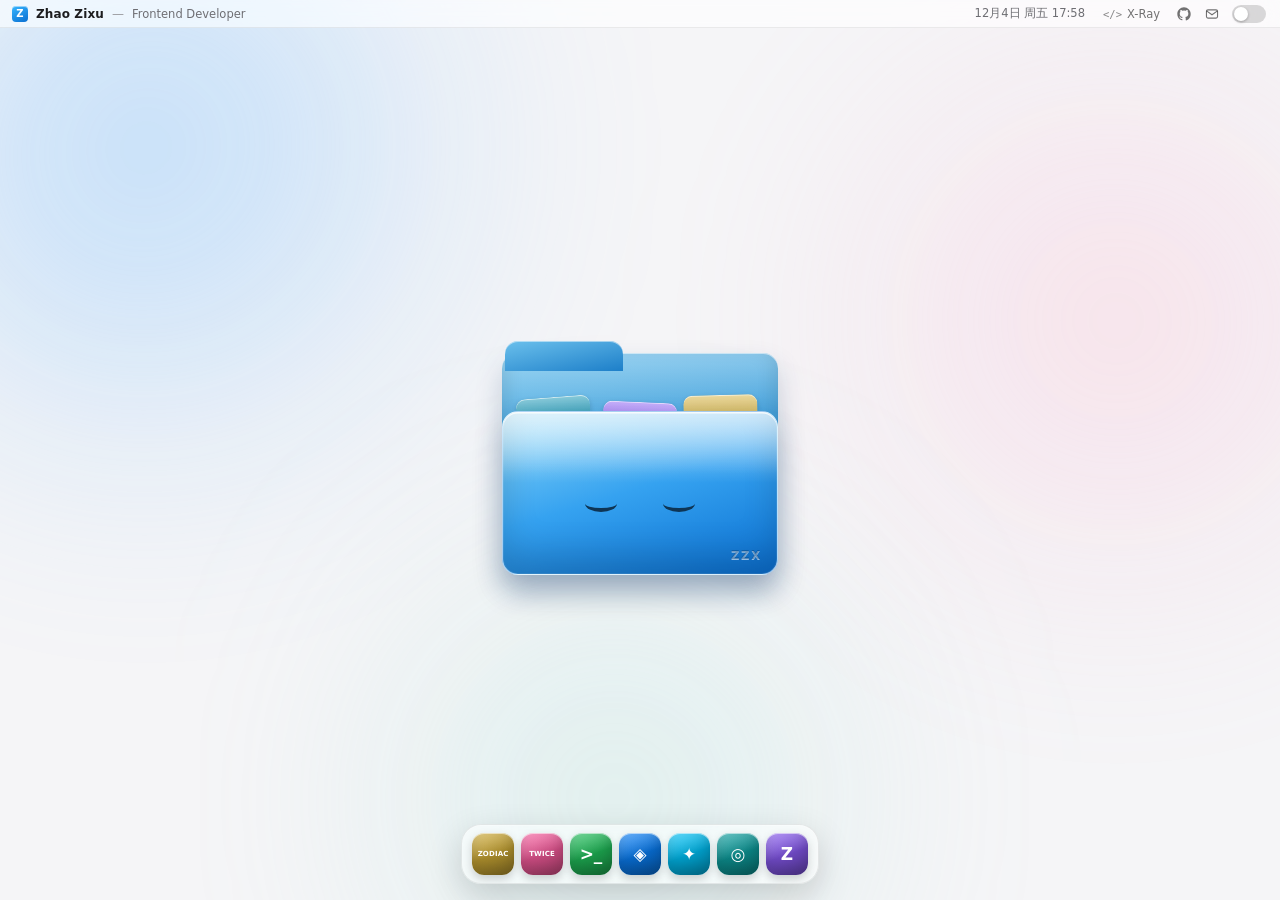
<file: index.html>
<!doctype html>
<html lang="zh-CN" data-theme="light">
  <head>
    <meta charset="UTF-8" />
    <link rel="icon" type="image/svg+xml" href="./favicon.svg" />
    <meta name="viewport" content="width=device-width, initial-scale=1.0" />
    <title>Zhao Zixu — Frontend Portfolio</title>
    <meta name="description" content="赵紫旭 — 前端开发工程师作品集。macOS 桌面美学 + 拟人化微交互：唤醒 ZZX 文件夹，拆开作品盲盒。" />
    <meta name="theme-color" content="#F5F5F7" />
    <link rel="stylesheet" href="./desktop.css" />
    <link rel="stylesheet" href="./apps.css" />
  </head>
  <body>
    <!-- 流体微光背景 -->
    <div class="orbs" aria-hidden="true">
      <span class="orb orb-1"></span>
      <span class="orb orb-2"></span>
      <span class="orb orb-3"></span>
    </div>

    <!-- X-Ray 透视层：激光向量 / 弧度 / 聚光灯束 -->
    <canvas class="xray-canvas" id="xrayCanvas" aria-hidden="true"></canvas>

    <!-- 顶部状态栏 -->
    <header class="menubar">
      <div class="mb-left">
        <span class="logo-mark" aria-hidden="true">Z</span>
        <span class="mb-name">Zhao Zixu</span>
        <span class="mb-sep">—</span>
        <span class="mb-role">Frontend Developer</span>
      </div>
      <div class="mb-right">
        <span class="mb-clock" id="clock">--月--日 周- --:--</span>
        <button class="mb-btn" id="xrayBtn" type="button" aria-pressed="false"
                title="X-Ray 开发者透视（⌘/Ctrl + X）">
          <span class="mb-btn-code">&lt;/&gt;</span><span class="mb-btn-label">X-Ray</span>
        </button>
        <a class="mb-icon" href="https://github.com/qiliubawu" target="_blank" rel="noopener" aria-label="GitHub">
          <svg viewBox="0 0 24 24" width="14" height="14" fill="currentColor" aria-hidden="true"><path d="M12 .5C5.73.5.5 5.73.5 12a11.5 11.5 0 0 0 7.86 10.92c.58.1.79-.25.79-.55v-1.94c-3.2.7-3.88-1.54-3.88-1.54-.53-1.34-1.29-1.7-1.29-1.7-1.05-.72.08-.7.08-.7 1.16.08 1.77 1.19 1.77 1.19 1.03 1.77 2.71 1.26 3.37.96.1-.75.4-1.26.73-1.55-2.55-.29-5.24-1.28-5.24-5.69 0-1.26.45-2.29 1.19-3.1-.12-.29-.52-1.46.11-3.05 0 0 .97-.31 3.18 1.18a11 11 0 0 1 5.8 0c2.2-1.49 3.17-1.18 3.17-1.18.63 1.59.23 2.76.12 3.05.74.81 1.18 1.84 1.18 3.1 0 4.42-2.69 5.39-5.26 5.68.41.36.78 1.07.78 2.16v3.2c0 .31.21.67.8.55A11.5 11.5 0 0 0 23.5 12C23.5 5.73 18.27.5 12 .5Z"/></svg>
        </a>
        <a class="mb-icon" href="mailto:qiliubawu@outlook.com" aria-label="邮箱">
          <svg viewBox="0 0 24 24" width="14" height="14" fill="none" stroke="currentColor" stroke-width="1.9" aria-hidden="true"><rect x="2.5" y="5" width="19" height="14" rx="2.6"/><path d="m3.2 7 8.8 6.2L20.8 7" stroke-linecap="round"/></svg>
        </a>
        <button class="theme-sw" id="themeSw" type="button" aria-label="切换深浅色模式" title="切换深浅色模式">
          <span class="sw-track" aria-hidden="true"><span class="sw-knob"></span></span>
        </button>
      </div>
    </header>

    <!-- 桌面舞台 -->
    <main class="stage">
      <div class="scene" id="scene" data-state="sleeping">

        <!-- 琴弦连线层：文件夹中心 → 每个项目文件 -->
        <svg class="tether-svg" id="tetherSvg" aria-hidden="true"></svg>

        <!-- 散开的项目文件（JS 注入） -->
        <div class="files" id="files"></div>

        <!-- 三层夹心 ZZX 文件夹 -->
        <div class="zzx-folder" id="folder" role="button" tabindex="0"
             aria-label="ZZX 作品文件夹，按下以唤醒并展开全部作品">
          <div class="folder-body">
            <!-- 第一层：底板 -->
            <div class="folder-back"></div>

            <!-- 第二层：内衬文件（夹在背板与前盖之间） -->
            <div class="folder-inner-sheets" aria-hidden="true">
              <span class="inner-sheet" style="--c:#0891b2"></span>
              <span class="inner-sheet" style="--c:#8b5cf6"></span>
              <span class="inner-sheet" style="--c:#D4AF37"></span>
            </div>

            <!-- 第三层：3D 翻转前盖 -->
            <div class="folder-front">
              <span class="cover-sheen" aria-hidden="true"></span>

              <div class="face" id="face" data-expression="calm" aria-hidden="true">
                <span class="eye" data-side="l">
                  <span class="arc"></span>
                  <span class="ball"><i class="pupil"></i></span>
                  <b class="sym sym-dizzy">@</b>
                  <b class="sym sym-pain">&gt;</b>
                </span>
                <span class="eye" data-side="r">
                  <span class="arc"></span>
                  <span class="ball"><i class="pupil"></i></span>
                  <b class="sym sym-dizzy">@</b>
                  <b class="sym sym-pain">&lt;</b>
                </span>
              </div>

              <div class="badge" aria-hidden="true">ZZX</div>
            </div>

            <!-- Zzz 气泡置于前盖之外，避免被裁切 -->
            <div class="zzz" aria-hidden="true"><i>Z</i><i>z</i><i>z</i></div>
          </div>
        </div>
      </div>
    </main>

    <!-- Dock -->
    <nav class="dock" id="dock" aria-label="应用 Dock"></nav>

    <!-- FPS / 遥测 HUD -->
    <aside class="hud" id="hud" hidden aria-label="开发者遥测">
      <div class="hud-head"><span class="hud-dot"></span><span>PERF</span><span class="hud-fps" id="hudFps">--</span></div>
      <canvas id="fpsCanvas" width="220" height="46"></canvas>
      <dl class="hud-grid">
        <div><dt>θL</dt><dd id="hudThetaL">—</dd></div>
        <div><dt>θR</dt><dd id="hudThetaR">—</dd></div>
        <div><dt>dist</dt><dd id="hudDist">—</dd></div>
        <div><dt>state</dt><dd id="hudState">—</dd></div>
      </dl>
    </aside>

    <!-- 统一应用窗口 -->
    <div class="win-layer" id="winLayer" hidden>
      <div class="win" id="win" role="dialog" aria-modal="true" aria-labelledby="winTitle" tabindex="-1">
        <div class="win-bar">
          <div class="lights">
            <button class="light red" type="button" data-act="close" aria-label="关闭" title="关闭"></button>
            <button class="light yellow" type="button" data-act="reload" aria-label="重新载入" title="重新载入"></button>
            <button class="light green" type="button" data-act="open" aria-label="在新标签页打开" title="在新标签页打开"></button>
          </div>
          <div class="win-title" id="winTitle">项目预览</div>
          <div class="win-right">
            <span class="win-path" id="winPath">—</span>
            <button class="win-open" id="winOpen" type="button">在新标签页打开 ↗</button>
          </div>
        </div>
        <div class="win-body" id="winBody"></div>
      </div>
    </div>

    <noscript>
      <div class="noscript">本页需要启用 JavaScript 才能唤醒桌面文件夹。你也可以直接访问
        <a href="https://github.com/qiliubawu">GitHub</a> 查看全部源码。</div>
    </noscript>

    <script src="./desktop.js"></script>
    <script src="./apps.js"></script>
  </body>
</html>
</file>
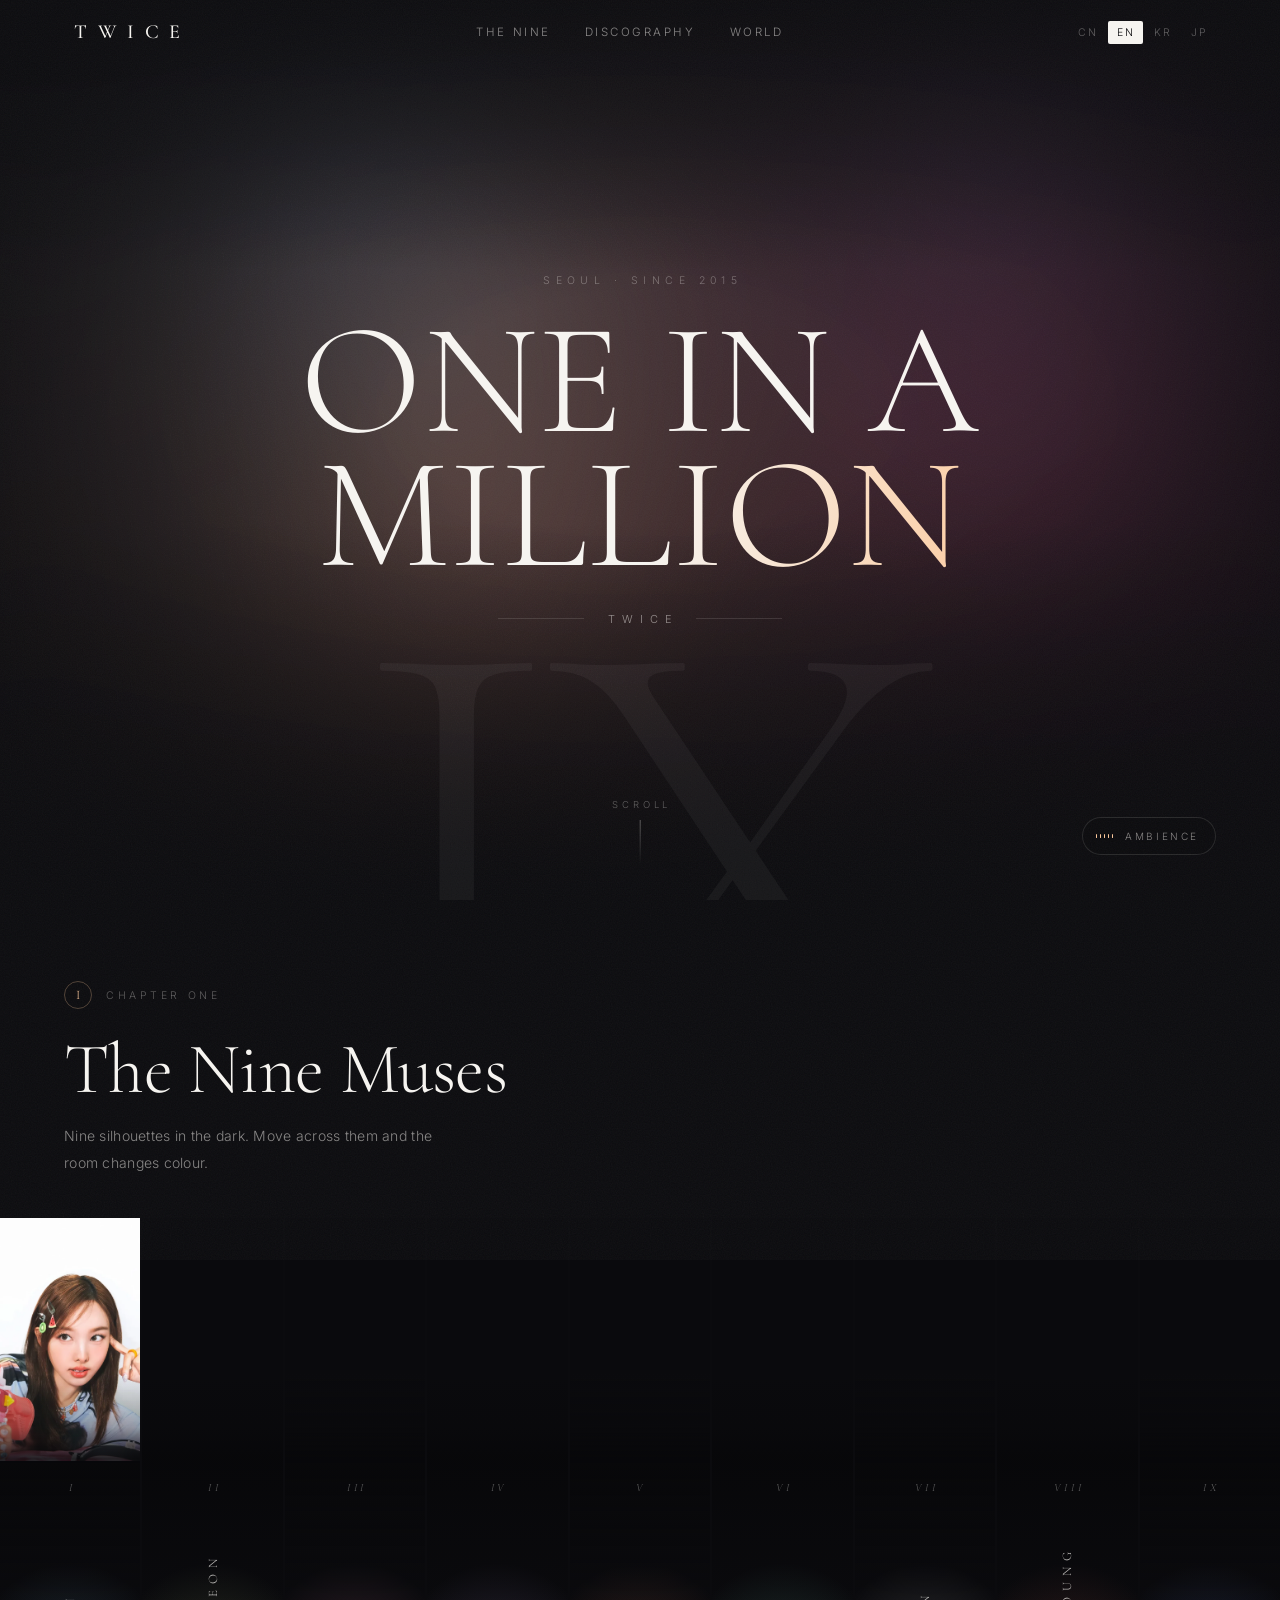
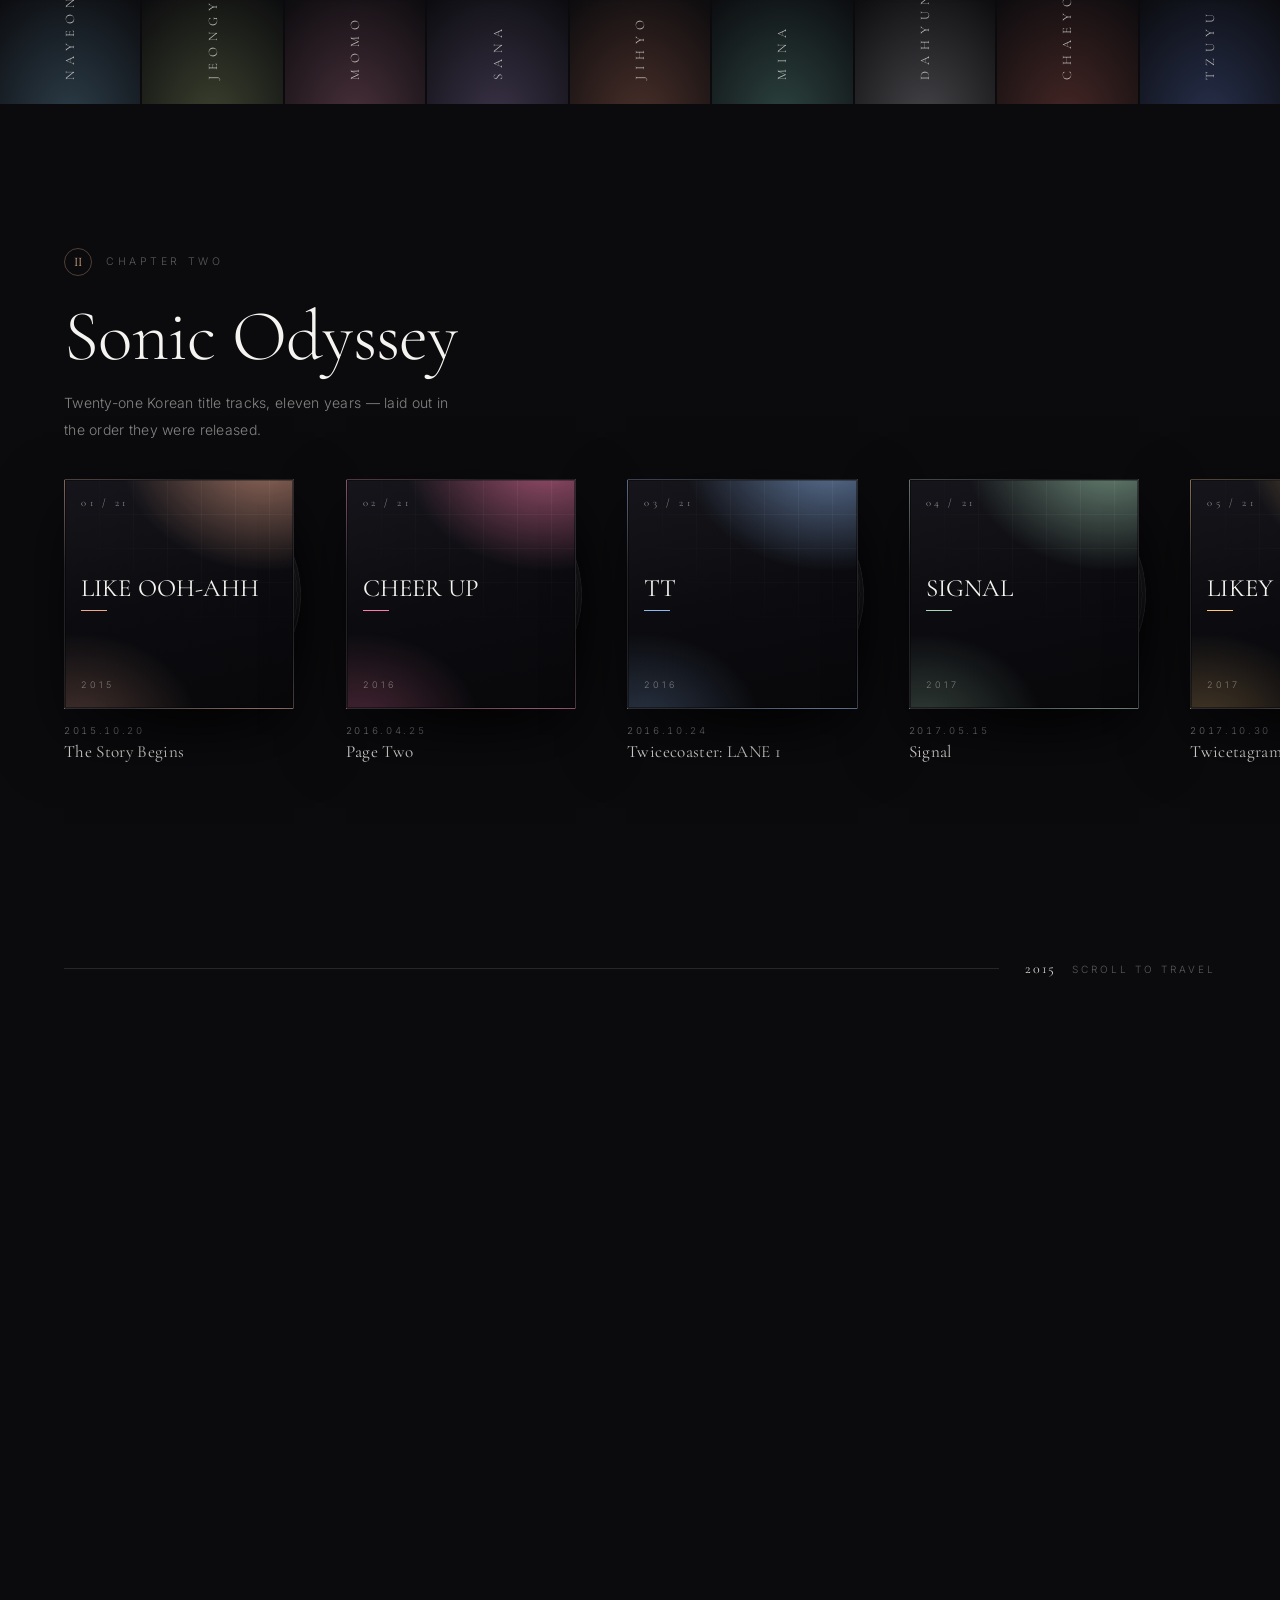
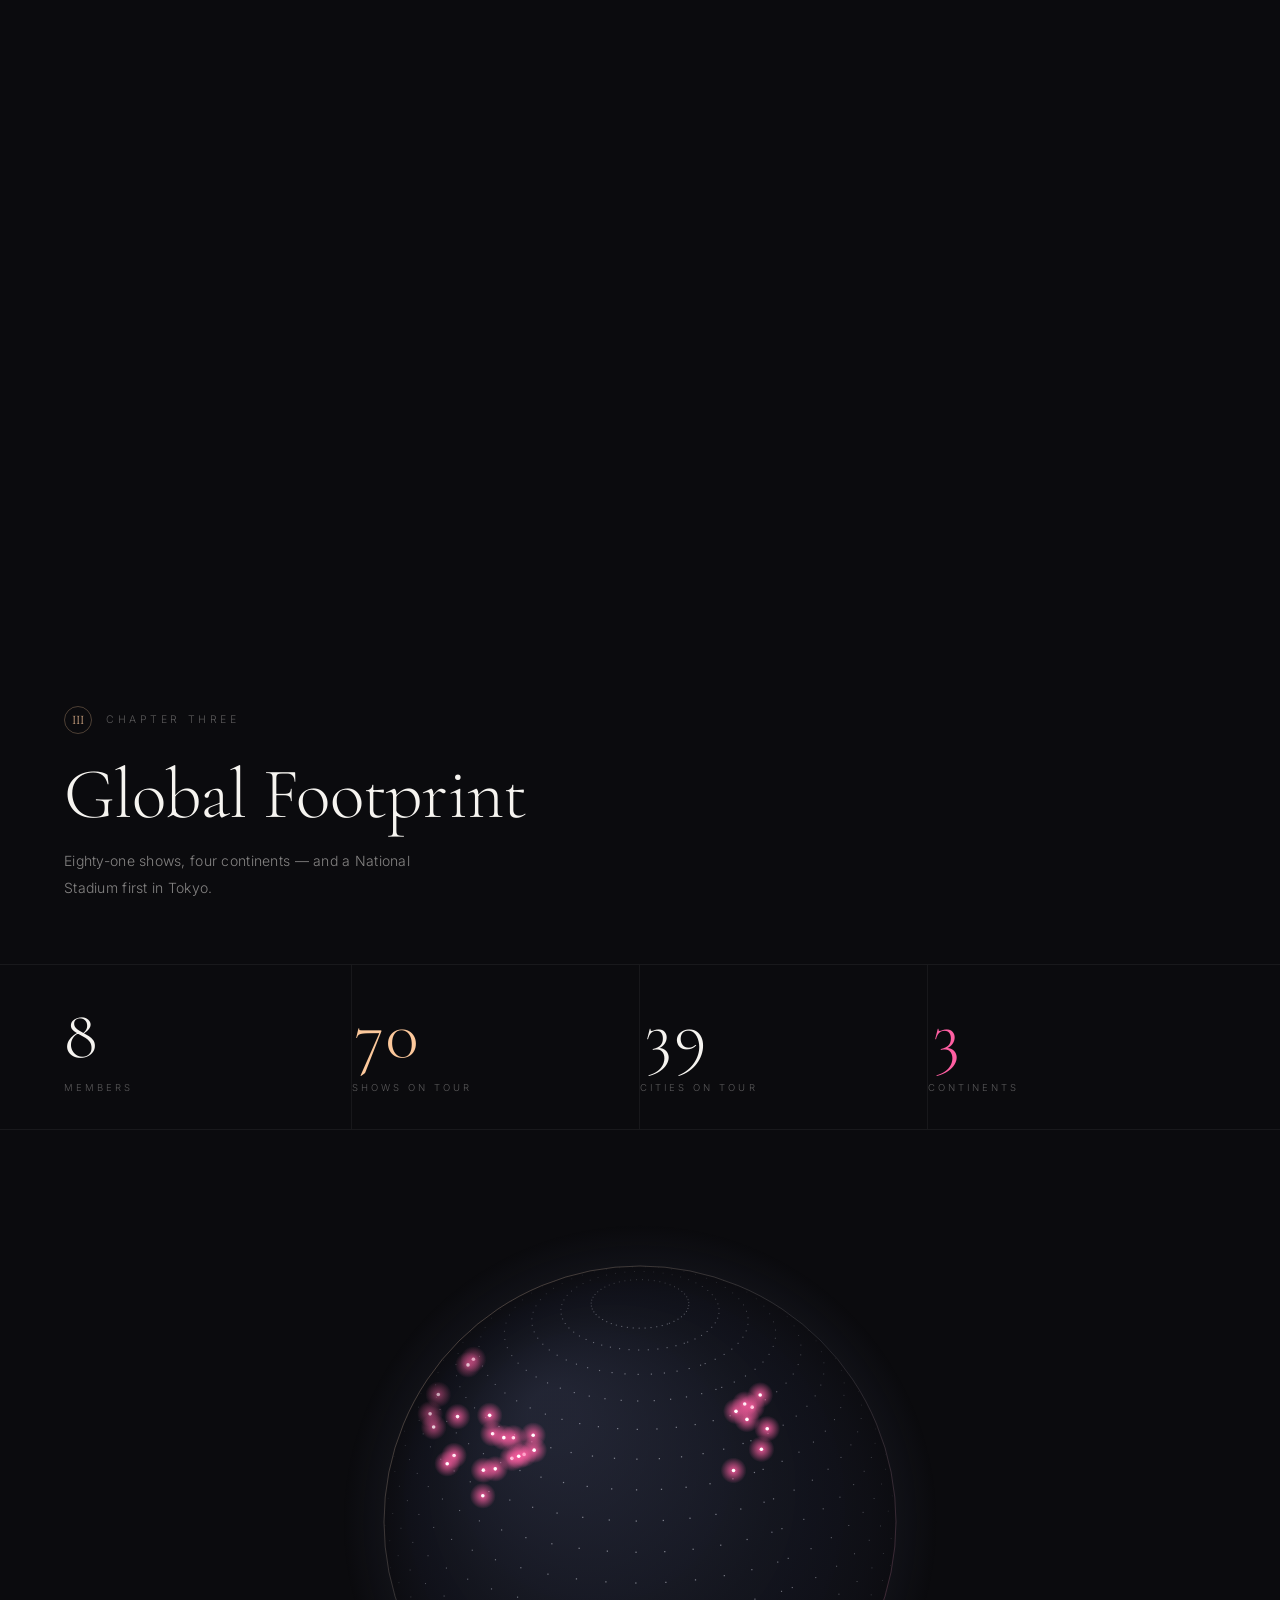
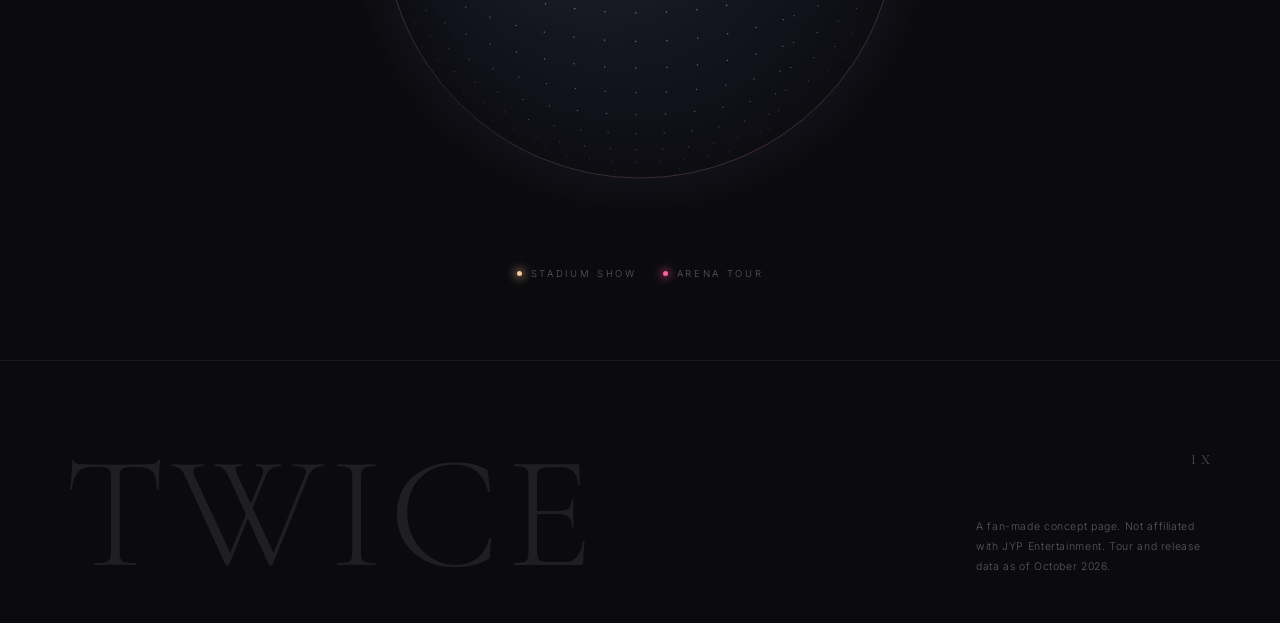
<file: twice/index.html>
<!DOCTYPE html>
<html lang="en" data-lang="en">
<head>
<meta charset="UTF-8">
<meta name="viewport" content="width=device-width, initial-scale=1">
<title>TWICE — ONE IN A MILLION</title>
<meta name="description" content="An editorial tribute to TWICE — nine voices, a decade on stage, and a world lit up in candy light.">
<meta name="theme-color" content="#0B0B0E">
<link rel="icon" href="../favicon.svg" type="image/svg+xml">
<link rel="preconnect" href="https://fonts.googleapis.com">
<link rel="preconnect" href="https://fonts.gstatic.com" crossorigin>
<link href="https://fonts.googleapis.com/css2?family=Cormorant+Garamond:ital,wght@0,300;0,400;0,500;0,600;1,300;1,400&family=Inter:wght@300;400;500&family=Noto+Sans+SC:wght@300;400;500&family=Noto+Serif+SC:wght@300;400&display=swap" rel="stylesheet">
<link rel="stylesheet" href="./style.css">
</head>
<body class="is-loading">

<!-- 微噪点 + 环境极光 -->
<div class="grain" aria-hidden="true"></div>
<div class="ambient" aria-hidden="true"><i class="a"></i><i class="b"></i></div>

<!-- Candybong 光标 -->
<canvas class="cursor-trail" id="cursorTrail" aria-hidden="true"></canvas>
<div class="cursor-dot" id="cursorDot" aria-hidden="true"></div>

<!-- 载入：罗马数字 IX 的线条 -->
<div class="loader" id="loader" aria-hidden="true">
  <svg class="loader-ix" viewBox="0 0 120 64" fill="none">
    <path class="s1" d="M30 8v48"/>
    <path class="s2" d="M90 8L56 56"/>
    <path class="s3" d="M56 8L90 56"/>
  </svg>
  <div class="loader-bar"><i id="loaderBar"></i></div>
  <div class="loader-num" id="loaderNum">00</div>
</div>

<nav class="nav" id="nav">
  <a class="nav-mark" href="#top">TWICE</a>
  <div class="nav-links">
    <a href="#muses" data-i18n="nav.nine">The Nine</a>
    <a href="#odyssey" data-i18n="nav.disco">Discography</a>
    <a href="#footprint" data-i18n="nav.world">World</a>
  </div>
  <div class="lang" role="group" aria-label="Language">
    <button type="button" data-lang-btn="cn">CN</button>
    <button type="button" data-lang-btn="en" class="on">EN</button>
    <button type="button" data-lang-btn="kr">KR</button>
    <button type="button" data-lang-btn="jp">JP</button>
  </div>
</nav>

<main id="top">

  <!-- ============ 首屏 ============ -->
  <section class="hero" id="hero">
    <canvas class="hero-canvas" id="heroCanvas"></canvas>
    <div class="hero-vignette"></div>
    <div class="hero-ix" aria-hidden="true">IX</div>
    <div class="hero-inner" id="heroInner">
      <p class="hero-kicker" data-i18n="hero.kicker">Seoul · Since 2015</p>
      <h1 class="hero-title"><span>One in a</span><span>Million</span></h1>
      <p class="hero-sub"><i></i><span>TWICE</span><i></i></p>
    </div>
    <button class="sound" id="soundBtn" type="button" aria-pressed="false">
      <span class="bars"><i></i><i></i><i></i><i></i><i></i></span>
      <span class="sound-label" data-i18n="hero.sound">Ambience</span>
    </button>
    <div class="scroll-hint"><span data-i18n="hero.scroll">Scroll</span><i></i></div>
  </section>

  <!-- ============ 九人九色 ============ -->
  <section class="muses" id="muses">
    <header class="sec-head">
      <p class="sec-kicker"><span>I</span> <em data-i18n="muses.kicker">Chapter One</em></p>
      <h2 class="sec-title" data-i18n="muses.title">The Nine Muses</h2>
      <p class="sec-lead" data-i18n="muses.lead">Nine silhouettes in the dark. Move across them and the room changes colour.</p>
    </header>
    <div class="muses-track" id="musesTrack"></div>
  </section>

  <!-- ============ 音乐编年史 ============ -->
  <section class="odyssey" id="odyssey">
    <div class="ody-sticky">
      <header class="sec-head ody-head">
        <p class="sec-kicker"><span>II</span> <em data-i18n="ody.kicker">Chapter Two</em></p>
        <h2 class="sec-title" data-i18n="ody.title">Sonic Odyssey</h2>
        <p class="sec-lead" data-i18n="ody.lead">Twenty-one Korean title tracks, eleven years — laid out in the order they were released.</p>
      </header>
      <div class="ody-viewport">
        <div class="ody-track" id="odyTrack"></div>
      </div>
      <div class="ody-foot">
        <div class="ody-progress"><i id="odyBar"></i></div>
        <p class="ody-now"><span id="odyNow">2015</span> <em data-i18n="ody.now">scroll to travel</em></p>
      </div>
    </div>
  </section>

  <!-- ============ 全球足迹 ============ -->
  <section class="footprint" id="footprint">
    <header class="sec-head">
      <p class="sec-kicker"><span>III</span> <em data-i18n="fp.kicker">Chapter Three</em></p>
      <h2 class="sec-title" data-i18n="fp.title">Global Footprint</h2>
      <p class="sec-lead" data-i18n="fp.lead">From a Seoul showcase to the biggest stadiums on four continents.</p>
    </header>

    <div class="stats">
      <div class="stat"><b data-count="9" data-suffix="">0</b><span data-i18n="fp.s1">Members</span></div>
      <div class="stat"><b data-count="81" data-suffix="">0</b><span data-i18n="fp.s2">Shows on tour</span></div>
      <div class="stat"><b data-count="45" data-suffix="">0</b><span data-i18n="fp.s3">Cities on tour</span></div>
      <div class="stat"><b data-count="4" data-suffix="">0</b><span data-i18n="fp.s4">Continents</span></div>
    </div>

    <div class="globe-wrap">
      <canvas id="globe" role="img" aria-label="Interactive globe of tour stops — drag to rotate, click a city"></canvas>
      <div class="globe-legend">
        <span><i class="dot gold"></i><em data-i18n="fp.legend1">Stadium show</em></span>
        <span><i class="dot pink"></i><em data-i18n="fp.legend2">Arena tour</em></span>
      </div>
      <div class="globe-card" id="globeCard" aria-live="polite">
        <p class="gc-kicker" id="gcKicker">Tokyo</p>
        <h3 id="gcTitle">Japan National Stadium</h3>
        <p id="gcDesc">Three nights, 240,000 — the first foreign act to headline National Stadium.</p>
        <div class="gc-art" id="gcArt"></div>
      </div>
    </div>
  </section>

  <footer class="foot">
    <div class="foot-mark">TWICE</div>
    <p class="foot-note" data-i18n="foot.note">A fan-made concept page. Not affiliated with JYP Entertainment. Figures are illustrative.</p>
    <div class="foot-ix">IX</div>
  </footer>

</main>

<script src="./main.js"></script>
</body>
</html>
</file>
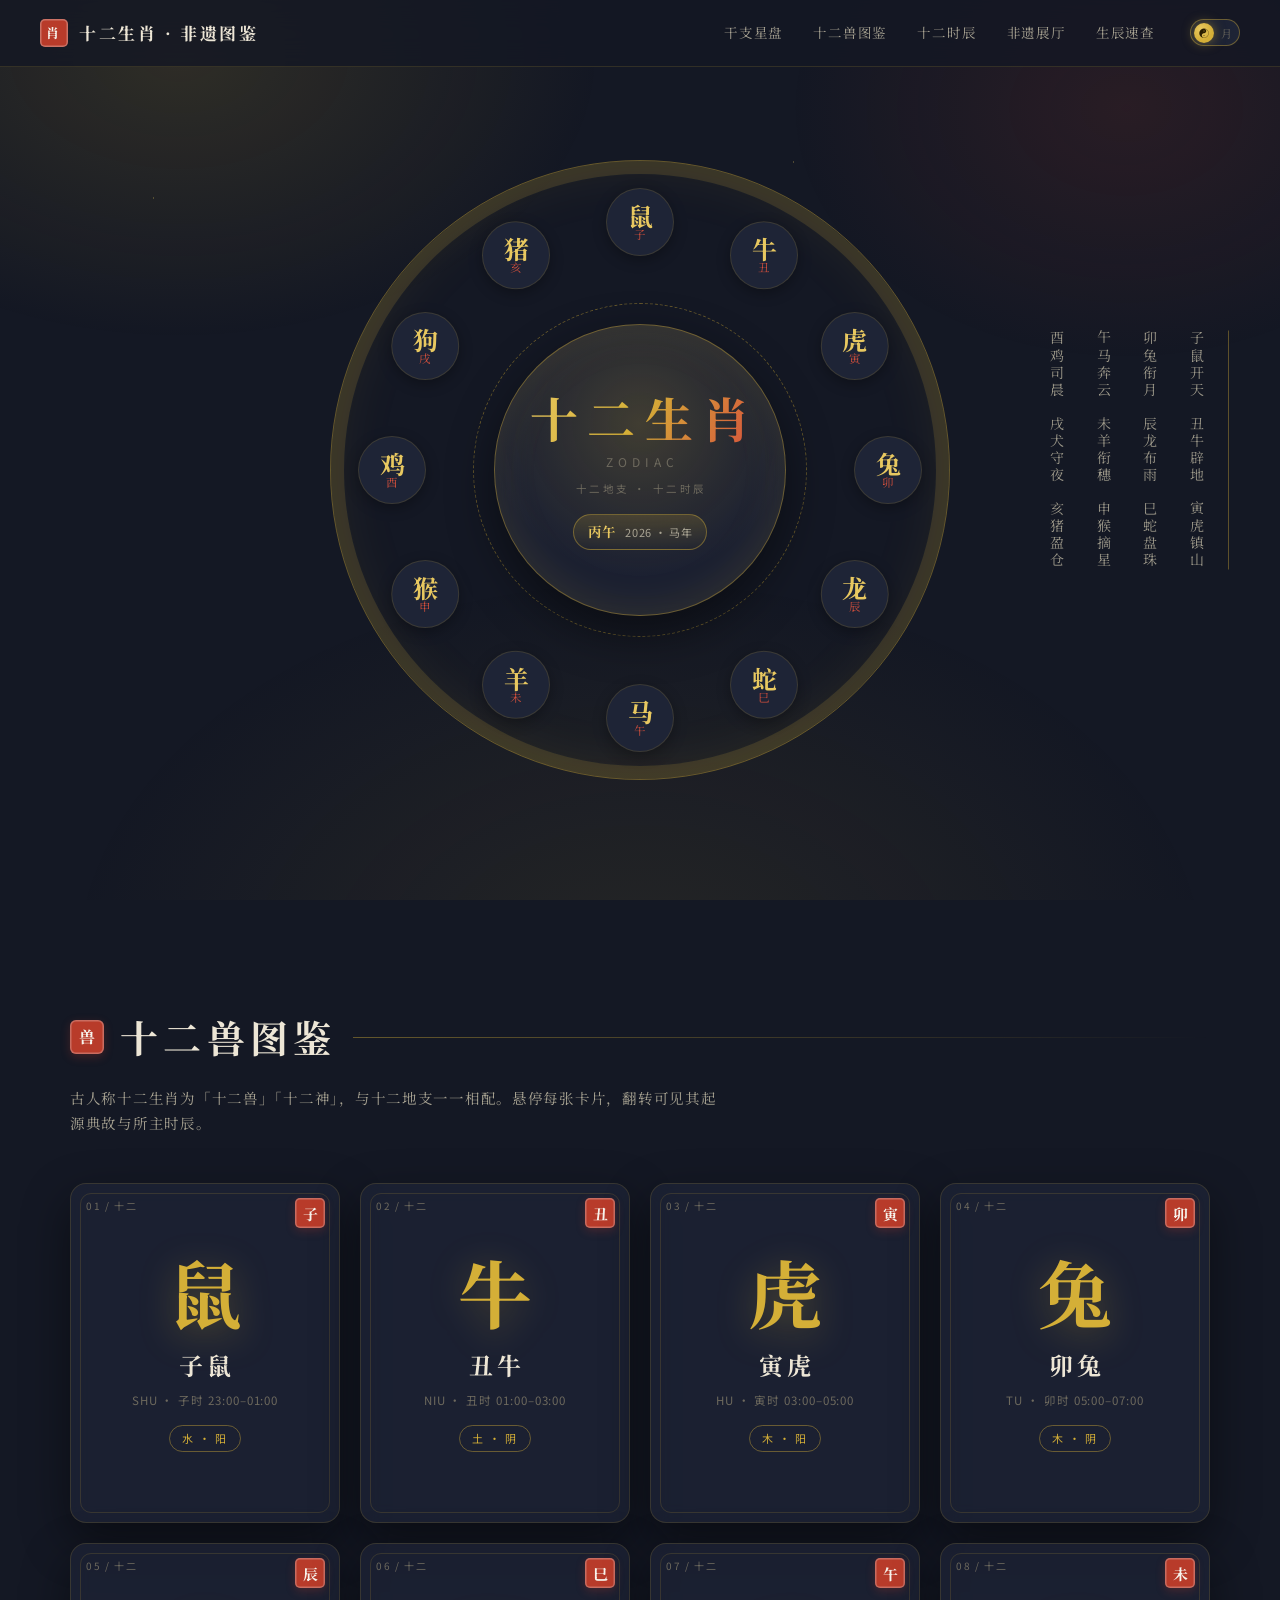
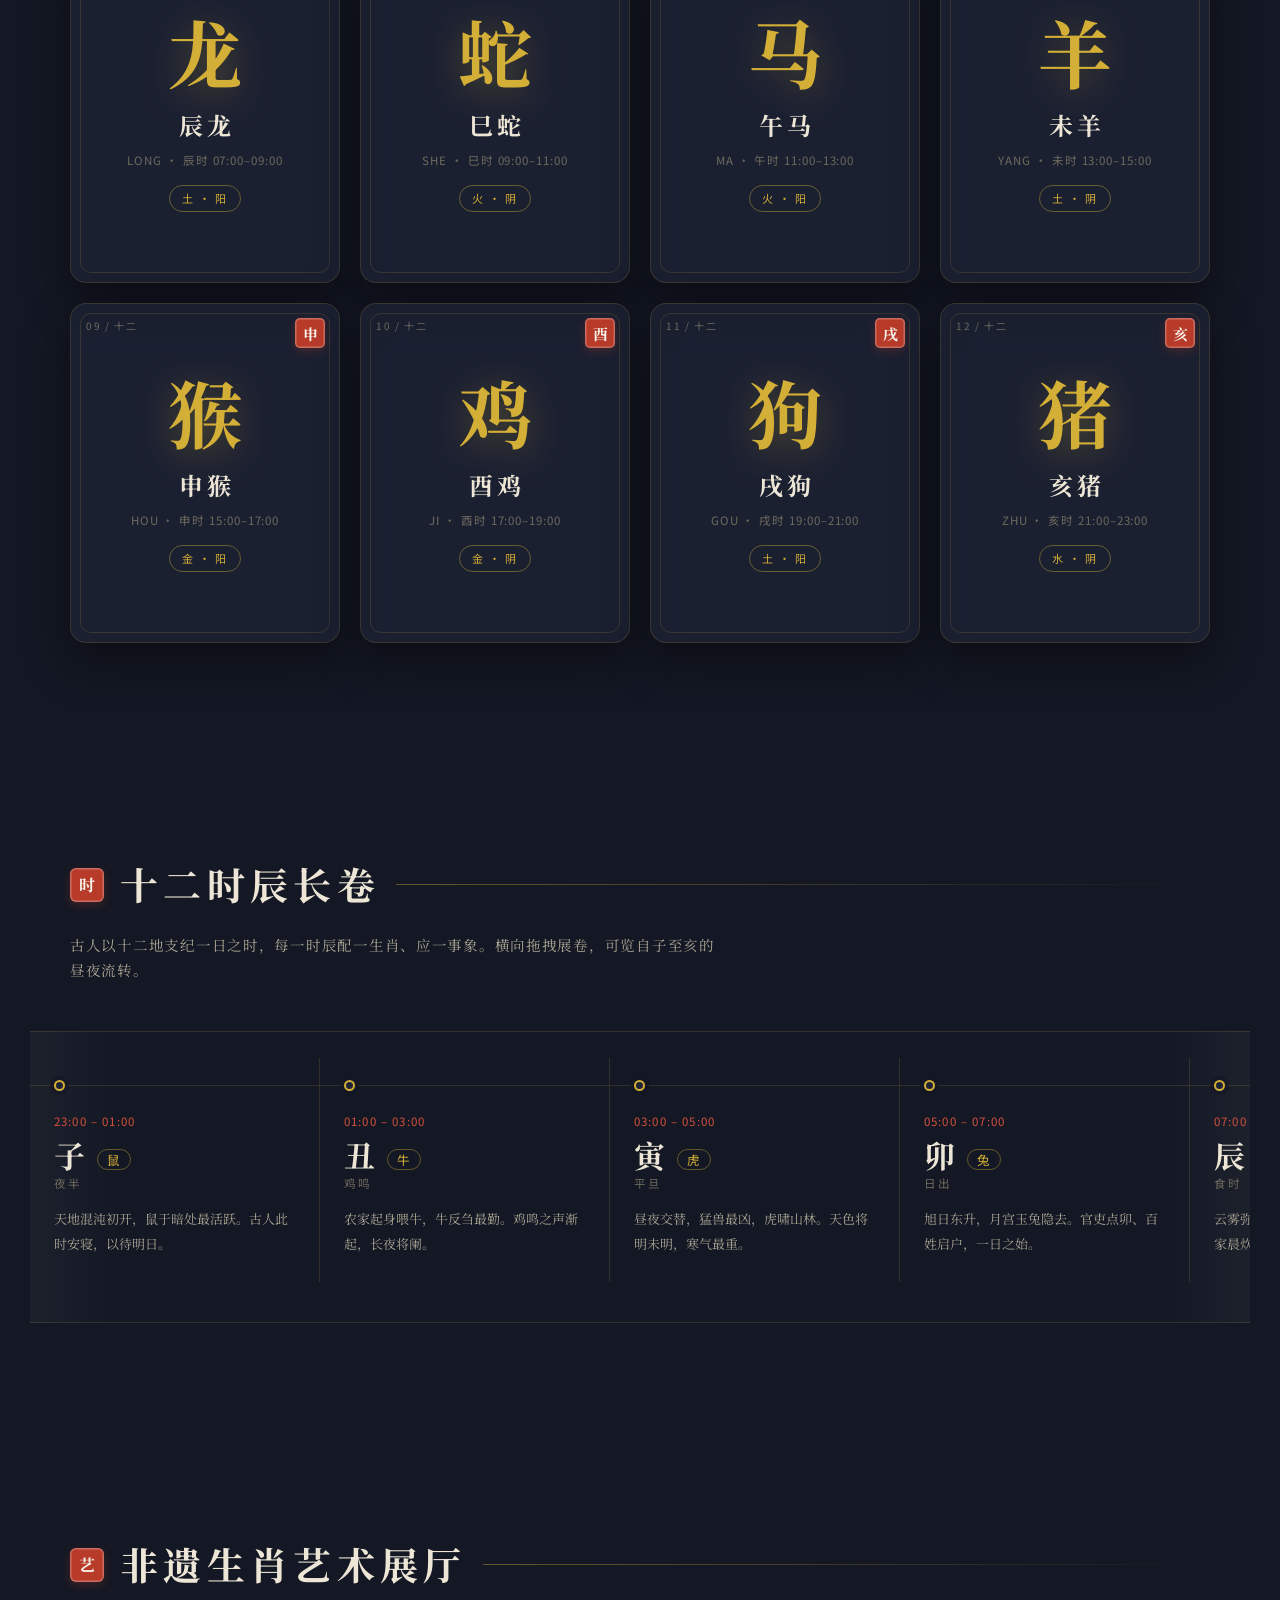
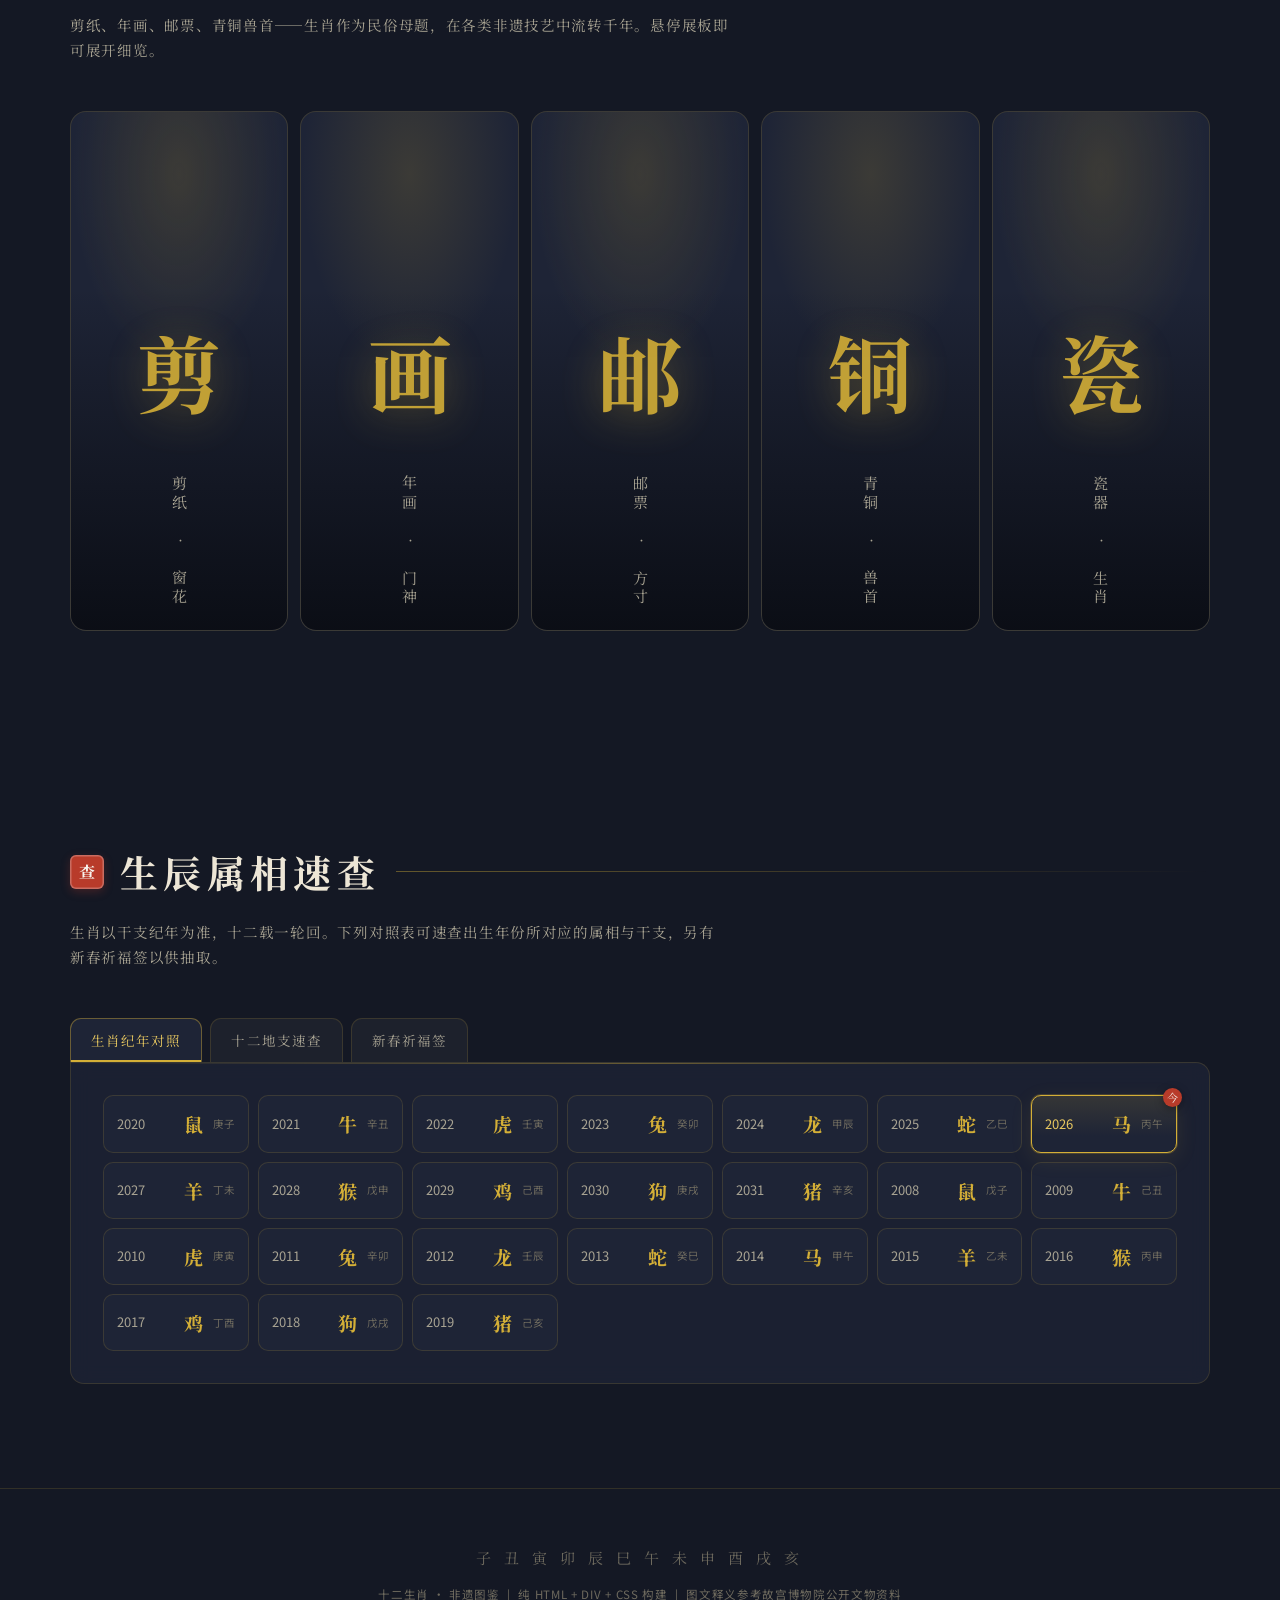
<file: zodiac/index.html>
<!DOCTYPE html>
<html lang="zh-CN">
<head>
<meta charset="UTF-8">
<meta name="viewport" content="width=device-width, initial-scale=1.0">
<title>十二生肖 · 非遗图鉴 | 东方星象罗盘</title>
<meta name="description" content="以故宫博物院十二生肖与十二地支记载为据，用纯 HTML + DIV + CSS 打造的国潮新中式生肖图鉴：干支星盘、十二兽图鉴、十二时辰长卷、非遗艺术展厅、生辰速查。">
<link rel="preconnect" href="https://fonts.googleapis.com">
<link rel="preconnect" href="https://fonts.gstatic.com" crossorigin>
<link href="https://fonts.googleapis.com/css2?family=Noto+Serif+SC:wght@400;500;700&family=Noto+Sans+SC:wght@300;400;500;700&display=swap" rel="stylesheet">
<link rel="stylesheet" href="./style.css">
</head>
<body>
<div class="page">

<!-- ==================== 顶部导航 ==================== -->
<nav class="nav">
  <div class="brand"><span class="seal-sm">肖</span>十二生肖 · 非遗图鉴</div>
  <div class="links">
    <a href="#compass">干支星盘</a>
    <a href="#beasts">十二兽图鉴</a>
    <a href="#shichen">十二时辰</a>
    <a href="#gallery">非遗展厅</a>
    <a href="#lookup">生辰速查</a>
  </div>
  <!-- 纯 CSS 主题开关：勾选后由 JS 切 class（依赖 :has 的降级方案） -->
  <label class="theme-sw" id="themeSw" title="切换昼夜主题" aria-label="切换昼夜主题">
    <span class="ico sun">日</span>
    <span class="knob">☯</span>
    <span class="ico moon">月</span>
  </label>
</nav>

<!-- ==================== 首屏：天干地支星盘 ==================== -->
<header class="hero" id="compass">
  <div class="hero-stage">
    <div class="ring-outer"></div>
    <div class="ring-inner"></div>

    <div class="hero-core">
      <div class="ttl">十二生肖</div>
      <div class="sub">ZODIAC</div>
      <div class="en">十二地支 · 十二时辰</div>
      <!-- 岁次随系统时间自动更新，不写死 -->
      <div class="year-now" id="yearNow" aria-live="polite"></div>
    </div>

    <!-- 12 个生肖节点：--i 决定环形角度（slot 定位 / node 自转，两层分离） -->
    <div class="compass">
      <div class="zodiac-slot" style="--i:0"><div class="zodiac-node"><span class="glyph">鼠</span><span class="branch">子</span></div></div>
      <div class="zodiac-slot" style="--i:1"><div class="zodiac-node"><span class="glyph">牛</span><span class="branch">丑</span></div></div>
      <div class="zodiac-slot" style="--i:2"><div class="zodiac-node"><span class="glyph">虎</span><span class="branch">寅</span></div></div>
      <div class="zodiac-slot" style="--i:3"><div class="zodiac-node"><span class="glyph">兔</span><span class="branch">卯</span></div></div>
      <div class="zodiac-slot" style="--i:4"><div class="zodiac-node"><span class="glyph">龙</span><span class="branch">辰</span></div></div>
      <div class="zodiac-slot" style="--i:5"><div class="zodiac-node"><span class="glyph">蛇</span><span class="branch">巳</span></div></div>
      <div class="zodiac-slot" style="--i:6"><div class="zodiac-node"><span class="glyph">马</span><span class="branch">午</span></div></div>
      <div class="zodiac-slot" style="--i:7"><div class="zodiac-node"><span class="glyph">羊</span><span class="branch">未</span></div></div>
      <div class="zodiac-slot" style="--i:8"><div class="zodiac-node"><span class="glyph">猴</span><span class="branch">申</span></div></div>
      <div class="zodiac-slot" style="--i:9"><div class="zodiac-node"><span class="glyph">鸡</span><span class="branch">酉</span></div></div>
      <div class="zodiac-slot" style="--i:10"><div class="zodiac-node"><span class="glyph">狗</span><span class="branch">戌</span></div></div>
      <div class="zodiac-slot" style="--i:11"><div class="zodiac-node"><span class="glyph">猪</span><span class="branch">亥</span></div></div>
    </div>
  </div>

  <div class="hero-poem">
    <span>子鼠开天 丑牛辟地 寅虎镇山</span>
    <span>卯兔衔月 辰龙布雨 巳蛇盘珠</span>
    <span>午马奔云 未羊衔穗 申猴摘星</span>
    <span>酉鸡司晨 戌犬守夜 亥猪盈仓</span>
  </div>
</header>

<!-- ==================== 模块一：十二兽图鉴 ==================== -->
<section id="beasts">
  <div class="wrap">
    <div class="sec-title"><span class="seal">兽</span><span class="cn">十二兽图鉴</span><span class="line"></span></div>
    <p class="sec-sub">古人称十二生肖为「十二兽」「十二神」，与十二地支一一相配。悬停每张卡片，翻转可见其起源典故与所主时辰。</p>

    <div class="zodiac-grid">

      <!-- 鼠 -->
      <div class="card-wrap"><div class="card-inner">
        <div class="card-face card-front">
          <span class="idx">01 / 十二</span><span class="seal">子</span>
          <span class="beast">鼠</span>
          <span class="name">子鼠</span>
          <span class="meta">SHU · 子时 23:00–01:00</span>
          <span class="elem">水 · 阳</span>
        </div>
        <div class="card-face card-back">
          <span class="bk-motif">鼠</span>
          <div class="bk-ttl">子鼠 · 夜半</div>
          <div class="bk-time">子时 23:00 – 01:00</div>
          <p class="bk-desc">鼠居生肖之首，民间传说其踏牛背而争先。子时正值夜半，天地混沌初开，鼠于此时最为活跃，故配「子」。故宫藏品中鼠纹多寓「多子多福、仓廪丰实」。</p>
          <div class="bk-traits"><span>机敏</span><span>灵巧</span><span>善谋</span><span>聚财</span></div>
        </div>
      </div></div>

      <!-- 牛 -->
      <div class="card-wrap"><div class="card-inner">
        <div class="card-face card-front">
          <span class="idx">02 / 十二</span><span class="seal">丑</span>
          <span class="beast">牛</span>
          <span class="name">丑牛</span>
          <span class="meta">NIU · 丑时 01:00–03:00</span>
          <span class="elem">土 · 阴</span>
        </div>
        <div class="card-face card-back">
          <span class="bk-motif">牛</span>
          <div class="bk-ttl">丑牛 · 鸡鸣</div>
          <div class="bk-time">丑时 01:00 – 03:00</div>
          <p class="bk-desc">牛为农耕之本，古称「太牢」之牲。丑时农家起身喂牛备耕，牛反刍最勤，故以牛配「丑」。《周礼》载牛牲祭祀，历代帝王以牛耕象征社稷安定。</p>
          <div class="bk-traits"><span>勤勉</span><span>敦厚</span><span>坚韧</span><span>负重</span></div>
        </div>
      </div></div>

      <!-- 虎 -->
      <div class="card-wrap"><div class="card-inner">
        <div class="card-face card-front">
          <span class="idx">03 / 十二</span><span class="seal">寅</span>
          <span class="beast">虎</span>
          <span class="name">寅虎</span>
          <span class="meta">HU · 寅时 03:00–05:00</span>
          <span class="elem">木 · 阳</span>
        </div>
        <div class="card-face card-back">
          <span class="bk-motif">虎</span>
          <div class="bk-ttl">寅虎 · 平旦</div>
          <div class="bk-time">寅时 03:00 – 05:00</div>
          <p class="bk-desc">寅时为昼夜交替、猛兽最凶之时，虎啸山林、威震四方，故以虎配「寅」。虎符为古代调兵信物，民间视虎为镇宅辟邪之神，端午绘虎、童戴虎帽皆取此意。</p>
          <div class="bk-traits"><span>威猛</span><span>果敢</span><span>镇邪</span><span>统御</span></div>
        </div>
      </div></div>

      <!-- 兔 -->
      <div class="card-wrap"><div class="card-inner">
        <div class="card-face card-front">
          <span class="idx">04 / 十二</span><span class="seal">卯</span>
          <span class="beast">兔</span>
          <span class="name">卯兔</span>
          <span class="meta">TU · 卯时 05:00–07:00</span>
          <span class="elem">木 · 阴</span>
        </div>
        <div class="card-face card-back">
          <span class="bk-motif">兔</span>
          <div class="bk-ttl">卯兔 · 日出</div>
          <div class="bk-time">卯时 05:00 – 07:00</div>
          <p class="bk-desc">卯时日出东方，月宫玉兔捣药之说源远流长。兔衔灵芝、玉兔望月为明清瓷器常见纹样，取「长生」与「祥瑞」之义。卯亦指草木破土萌发之象。</p>
          <div class="bk-traits"><span>温润</span><span>敏捷</span><span>仁和</span><span>长寿</span></div>
        </div>
      </div></div>

      <!-- 龙 -->
      <div class="card-wrap"><div class="card-inner">
        <div class="card-face card-front">
          <span class="idx">05 / 十二</span><span class="seal">辰</span>
          <span class="beast">龙</span>
          <span class="name">辰龙</span>
          <span class="meta">LONG · 辰时 07:00–09:00</span>
          <span class="elem">土 · 阳</span>
        </div>
        <div class="card-face card-back">
          <span class="bk-motif">龙</span>
          <div class="bk-ttl">辰龙 · 食时</div>
          <div class="bk-time">辰时 07:00 – 09:00</div>
          <p class="bk-desc">辰时云雾弥漫、行云布雨，神龙隐现，故配「辰」。龙为九五之尊的象征，故宫太和殿九龙壁、藻井蟠龙皆为其极则。生肖中唯龙属虚灵，寄寓民族图腾。</p>
          <div class="bk-traits"><span>尊贵</span><span>进取</span><span>变化</span><span>祥瑞</span></div>
        </div>
      </div></div>

      <!-- 蛇 -->
      <div class="card-wrap"><div class="card-inner">
        <div class="card-face card-front">
          <span class="idx">06 / 十二</span><span class="seal">巳</span>
          <span class="beast">蛇</span>
          <span class="name">巳蛇</span>
          <span class="meta">SHE · 巳时 09:00–11:00</span>
          <span class="elem">火 · 阴</span>
        </div>
        <div class="card-face card-back">
          <span class="bk-motif">蛇</span>
          <div class="bk-ttl">巳蛇 · 隅中</div>
          <div class="bk-time">巳时 09:00 – 11:00</div>
          <p class="bk-desc">巳时雾气消散、日上中天，蛇出洞觅食，故配「巳」。上古以蛇为龙之原型，伏羲女娲人首蛇身；民间称蛇为「小龙」，忌直呼其名，视为家宅守护之灵。</p>
          <div class="bk-traits"><span>灵动</span><span>睿智</span><span>蛰伏</span><span>守护</span></div>
        </div>
      </div></div>

      <!-- 马 -->
      <div class="card-wrap"><div class="card-inner">
        <div class="card-face card-front">
          <span class="idx">07 / 十二</span><span class="seal">午</span>
          <span class="beast">马</span>
          <span class="name">午马</span>
          <span class="meta">MA · 午时 11:00–13:00</span>
          <span class="elem">火 · 阳</span>
        </div>
        <div class="card-face card-back">
          <span class="bk-motif">马</span>
          <div class="bk-ttl">午马 · 日中</div>
          <div class="bk-time">午时 11:00 – 13:00</div>
          <p class="bk-desc">午时日正当中、烈阳高照，马亦刚烈属阳，故配「午」。唐太宗昭陵六骏、韩干《照夜白》皆为马画名迹。马寓「马到成功」，为进取与功业的象征。</p>
          <div class="bk-traits"><span>奔放</span><span>刚健</span><span>致远</span><span>功名</span></div>
        </div>
      </div></div>

      <!-- 羊 -->
      <div class="card-wrap"><div class="card-inner">
        <div class="card-face card-front">
          <span class="idx">08 / 十二</span><span class="seal">未</span>
          <span class="beast">羊</span>
          <span class="name">未羊</span>
          <span class="meta">YANG · 未时 13:00–15:00</span>
          <span class="elem">土 · 阴</span>
        </div>
        <div class="card-face card-back">
          <span class="bk-motif">羊</span>
          <div class="bk-ttl">未羊 · 日昳</div>
          <div class="bk-time">未时 13:00 – 15:00</div>
          <p class="bk-desc">未时日头偏西、牧草丰茂，正是放羊之时，故配「未」。羊通「祥」，汉瓦当「长宜子孙」多缀羊纹；三阳开泰以「羊」谐「阳」，为岁首吉语。</p>
          <div class="bk-traits"><span>温良</span><span>和顺</span><span>知礼</span><span>吉祥</span></div>
        </div>
      </div></div>

      <!-- 猴 -->
      <div class="card-wrap"><div class="card-inner">
        <div class="card-face card-front">
          <span class="idx">09 / 十二</span><span class="seal">申</span>
          <span class="beast">猴</span>
          <span class="name">申猴</span>
          <span class="meta">HOU · 申时 15:00–17:00</span>
          <span class="elem">金 · 阳</span>
        </div>
        <div class="card-face card-back">
          <span class="bk-motif">猴</span>
          <div class="bk-ttl">申猴 · 哺时</div>
          <div class="bk-time">申时 15:00 – 17:00</div>
          <p class="bk-desc">申时日落西山，猿猴啼鸣归巢，故配「申」。猴通「侯」，绘猴骑鹿为「马上封侯」，是民间最喜闻乐见的功名祝颂纹样。申亦主「伸」，寓舒展通达。</p>
          <div class="bk-traits"><span>聪慧</span><span>机变</span><span>活泼</span><span>封侯</span></div>
        </div>
      </div></div>

      <!-- 鸡 -->
      <div class="card-wrap"><div class="card-inner">
        <div class="card-face card-front">
          <span class="idx">10 / 十二</span><span class="seal">酉</span>
          <span class="beast">鸡</span>
          <span class="name">酉鸡</span>
          <span class="meta">JI · 酉时 17:00–19:00</span>
          <span class="elem">金 · 阴</span>
        </div>
        <div class="card-face card-back">
          <span class="bk-motif">鸡</span>
          <div class="bk-ttl">酉鸡 · 日入</div>
          <div class="bk-time">酉时 17:00 – 19:00</div>
          <p class="bk-desc">酉时夜幕降临，鸡始归窝，故配「酉」。鸡有五德：文、武、勇、仁、信，古人视为德禽。鸡谐「吉」，与「大」「利」合绘即成「大吉大利」。</p>
          <div class="bk-traits"><span>守时</span><span>信义</span><span>勇武</span><span>纳吉</span></div>
        </div>
      </div></div>

      <!-- 狗 -->
      <div class="card-wrap"><div class="card-inner">
        <div class="card-face card-front">
          <span class="idx">11 / 十二</span><span class="seal">戌</span>
          <span class="beast">狗</span>
          <span class="name">戌狗</span>
          <span class="meta">GOU · 戌时 19:00–21:00</span>
          <span class="elem">土 · 阳</span>
        </div>
        <div class="card-face card-back">
          <span class="bk-motif">狗</span>
          <div class="bk-ttl">戌狗 · 黄昏</div>
          <div class="bk-time">戌时 19:00 – 21:00</div>
          <p class="bk-desc">戌时暮色四合，犬守门护院、警惕最甚，故配「戌」。狗为「六畜」中司守者，《诗经》有「无使尨也吠」之句。民间以犬为忠义之表，寓家宅安宁。</p>
          <div class="bk-traits"><span>忠诚</span><span>警觉</span><span>守信</span><span>守宅</span></div>
        </div>
      </div></div>

      <!-- 猪 -->
      <div class="card-wrap"><div class="card-inner">
        <div class="card-face card-front">
          <span class="idx">12 / 十二</span><span class="seal">亥</span>
          <span class="beast">猪</span>
          <span class="name">亥猪</span>
          <span class="meta">ZHU · 亥时 21:00–23:00</span>
          <span class="elem">水 · 阴</span>
        </div>
        <div class="card-face card-back">
          <span class="bk-motif">猪</span>
          <div class="bk-ttl">亥猪 · 人定</div>
          <div class="bk-time">亥时 21:00 – 23:00</div>
          <p class="bk-desc">亥时夜深人静、万籁俱寂，猪睡得最沉最香，故配「亥」。猪为「六畜」之首，象征财富丰足；汉墓常见玉猪握，寓「握有财富、生生不息」。</p>
          <div class="bk-traits"><span>憨厚</span><span>福气</span><span>富足</span><span>安然</span></div>
        </div>
      </div></div>

    </div>
  </div>
</section>

<!-- ==================== 模块二：十二时辰昼夜长卷 ==================== -->
<section id="shichen">
  <div class="wrap">
    <div class="sec-title"><span class="seal">时</span><span class="cn">十二时辰长卷</span><span class="line"></span></div>
    <p class="sec-sub">古人以十二地支纪一日之时，每一时辰配一生肖、应一事象。横向拖拽展卷，可览自子至亥的昼夜流转。</p>
  </div>

  <div class="wrap" style="padding:0">
    <div class="shichen-scroll">

      <div class="shichen-item"><div class="dot"></div>
        <div class="hr">23:00 – 01:00</div>
        <div class="br">子<small>鼠</small></div>
        <div class="nm">夜半</div>
        <p class="txt">天地混沌初开，鼠于暗处最活跃。古人此时安寝，以待明日。</p>
      </div>

      <div class="shichen-item"><div class="dot"></div>
        <div class="hr">01:00 – 03:00</div>
        <div class="br">丑<small>牛</small></div>
        <div class="nm">鸡鸣</div>
        <p class="txt">农家起身喂牛，牛反刍最勤。鸡鸣之声渐起，长夜将阑。</p>
      </div>

      <div class="shichen-item"><div class="dot"></div>
        <div class="hr">03:00 – 05:00</div>
        <div class="br">寅<small>虎</small></div>
        <div class="nm">平旦</div>
        <p class="txt">昼夜交替，猛兽最凶，虎啸山林。天色将明未明，寒气最重。</p>
      </div>

      <div class="shichen-item"><div class="dot"></div>
        <div class="hr">05:00 – 07:00</div>
        <div class="br">卯<small>兔</small></div>
        <div class="nm">日出</div>
        <p class="txt">旭日东升，月宫玉兔隐去。官吏点卯、百姓启户，一日之始。</p>
      </div>

      <div class="shichen-item"><div class="dot"></div>
        <div class="hr">07:00 – 09:00</div>
        <div class="br">辰<small>龙</small></div>
        <div class="nm">食时</div>
        <p class="txt">云雾弥漫、行云布雨，神龙隐现其间。人家晨炊，是谓食时。</p>
      </div>

      <div class="shichen-item"><div class="dot"></div>
        <div class="hr">09:00 – 11:00</div>
        <div class="br">巳<small>蛇</small></div>
        <div class="nm">隅中</div>
        <p class="txt">雾气散尽、日上中天，蛇出洞觅食。市集渐盛，百工兴作。</p>
      </div>

      <div class="shichen-item"><div class="dot"></div>
        <div class="hr">11:00 – 13:00</div>
        <div class="br">午<small>马</small></div>
        <div class="nm">日中</div>
        <p class="txt">烈阳当顶，阳气至极而阴生。马亦刚烈属阳，故配午。</p>
      </div>

      <div class="shichen-item"><div class="dot"></div>
        <div class="hr">13:00 – 15:00</div>
        <div class="br">未<small>羊</small></div>
        <div class="nm">日昳</div>
        <p class="txt">日头偏西，牧草丰茂，正是放羊之时。人亦小憩，以避暑气。</p>
      </div>

      <div class="shichen-item"><div class="dot"></div>
        <div class="hr">15:00 – 17:00</div>
        <div class="br">申<small>猴</small></div>
        <div class="nm">哺时</div>
        <p class="txt">日落西山，猿猴啼鸣归巢。人家进第二餐，是谓哺时。</p>
      </div>

      <div class="shichen-item"><div class="dot"></div>
        <div class="hr">17:00 – 19:00</div>
        <div class="br">酉<small>鸡</small></div>
        <div class="nm">日入</div>
        <p class="txt">夜幕降临，鸡始归窝。农人荷锄而归，炊烟四起。</p>
      </div>

      <div class="shichen-item"><div class="dot"></div>
        <div class="hr">19:00 – 21:00</div>
        <div class="br">戌<small>狗</small></div>
        <div class="nm">黄昏</div>
        <p class="txt">暮色四合，犬守门护院、警惕最甚。人定之前，闭户安歇。</p>
      </div>

      <div class="shichen-item"><div class="dot"></div>
        <div class="hr">21:00 – 23:00</div>
        <div class="br">亥<small>猪</small></div>
        <div class="nm">人定</div>
        <p class="txt">夜深人静，猪睡得最沉。万籁俱寂，一昼夜至此圆满。</p>
      </div>

    </div>
  </div>
</section>

<!-- ==================== 模块三：非遗生肖艺术展厅 ==================== -->
<section id="gallery">
  <div class="wrap">
    <div class="sec-title"><span class="seal">艺</span><span class="cn">非遗生肖艺术展厅</span><span class="line"></span></div>
    <p class="sec-sub">剪纸、年画、邮票、青铜兽首——生肖作为民俗母题，在各类非遗技艺中流转千年。悬停展板即可展开细览。</p>

    <div class="gallery-accordion">

      <div class="art-panel">
        <div class="veil"></div>
        <div class="glyph">剪</div>
        <div class="spine">剪纸 · 窗花</div>
        <div class="cap">
          <div class="t">剪纸 · 十二生肖窗花</div>
          <p class="d">以红纸为底、剪刻成生肖形象，贴于窗棂取「迎春纳福」之意。陕北、蔚县剪纸尤以生肖题材见长，线条镂空、透光成影，是春节最鲜活的民俗符号。</p>
          <span class="tag">国家级非遗</span>
        </div>
      </div>

      <div class="art-panel">
        <div class="veil"></div>
        <div class="glyph">画</div>
        <div class="spine">年画 · 门神</div>
        <div class="cap">
          <div class="t">年画 · 生肖门神</div>
          <p class="d">杨柳青、桃花坞年画常以生肖入图，套色木版印刷，色彩浓艳。鼠娶亲、猴献桃等题材诙谐有趣，寄托岁首祈福、驱邪迎祥的朴素愿望。</p>
          <span class="tag">木版套印</span>
        </div>
      </div>

      <div class="art-panel">
        <div class="veil"></div>
        <div class="glyph">邮</div>
        <div class="spine">邮票 · 方寸</div>
        <div class="cap">
          <div class="t">邮票 · 庚申首轮生肖票</div>
          <p class="d">1980 年庚申猴票为中国首枚生肖邮票，黄永玉绘制，此后年年发行、成系列传承。方寸之间融国画、雕刻、印刷三艺，被誉「国家名片」。</p>
          <span class="tag">生肖系列</span>
        </div>
      </div>

      <div class="art-panel">
        <div class="veil"></div>
        <div class="glyph">铜</div>
        <div class="spine">青铜 · 兽首</div>
        <div class="cap">
          <div class="t">青铜 · 圆明园兽首</div>
          <p class="d">清乾隆年间海晏堂十二生肖水力钟喷泉，十二兽首人身为铜铸，按时辰轮流喷水报时。后流散海外，其中七尊已归国，成为文物流失与回归的时代见证。</p>
          <span class="tag">海晏堂遗珍</span>
        </div>
      </div>

      <div class="art-panel">
        <div class="veil"></div>
        <div class="glyph">瓷</div>
        <div class="spine">瓷器 · 生肖</div>
        <div class="cap">
          <div class="t">瓷器 · 生肖俑与青花</div>
          <p class="d">唐代十二生肖俑为镇墓明器，兽首人身、著袍执笏，按地支方位列置。明清青花、粉彩亦多绘生肖纹样，与吉祥花卉组合成「岁岁平安」图式。</p>
          <span class="tag">唐三彩遗风</span>
        </div>
      </div>

    </div>
  </div>
</section>

<!-- ==================== 模块四：生辰属相速查 ==================== -->
<section id="lookup">
  <div class="wrap">
    <div class="sec-title"><span class="seal">查</span><span class="cn">生辰属相速查</span><span class="line"></span></div>
    <p class="sec-sub">生肖以干支纪年为准，十二载一轮回。下列对照表可速查出生年份所对应的属相与干支，另有新春祈福签以供抽取。</p>

    <div class="lookup">
      <!-- 纯 CSS 标签页：radio 必须与 .tab-body 同级，~ 兄弟选择器才能命中 -->
      <input type="radio" name="tab" id="tab-a" checked>
      <input type="radio" name="tab" id="tab-b">
      <input type="radio" name="tab" id="tab-c">

      <div class="tabs">
        <label for="tab-a">生肖纪年对照</label>
        <label for="tab-b">十二地支速查</label>
        <label for="tab-c">新春祈福签</label>
      </div>

      <div class="tab-body">
        <!-- 面板一：年份对照 -->
        <div class="tab-panel p-a">
          <div class="year-grid">
            <div class="year-cell"><span class="y">2020</span><span class="z">鼠</span><span class="gz">庚子</span></div>
            <div class="year-cell"><span class="y">2021</span><span class="z">牛</span><span class="gz">辛丑</span></div>
            <div class="year-cell"><span class="y">2022</span><span class="z">虎</span><span class="gz">壬寅</span></div>
            <div class="year-cell"><span class="y">2023</span><span class="z">兔</span><span class="gz">癸卯</span></div>
            <div class="year-cell"><span class="y">2024</span><span class="z">龙</span><span class="gz">甲辰</span></div>
            <div class="year-cell"><span class="y">2025</span><span class="z">蛇</span><span class="gz">乙巳</span></div>
            <div class="year-cell"><span class="y">2026</span><span class="z">马</span><span class="gz">丙午</span></div>
            <div class="year-cell"><span class="y">2027</span><span class="z">羊</span><span class="gz">丁未</span></div>
            <div class="year-cell"><span class="y">2028</span><span class="z">猴</span><span class="gz">戊申</span></div>
            <div class="year-cell"><span class="y">2029</span><span class="z">鸡</span><span class="gz">己酉</span></div>
            <div class="year-cell"><span class="y">2030</span><span class="z">狗</span><span class="gz">庚戌</span></div>
            <div class="year-cell"><span class="y">2031</span><span class="z">猪</span><span class="gz">辛亥</span></div>
            <div class="year-cell"><span class="y">2019</span><span class="z">猪</span><span class="gz">己亥</span></div>
            <div class="year-cell"><span class="y">2018</span><span class="z">狗</span><span class="gz">戊戌</span></div>
            <div class="year-cell"><span class="y">2017</span><span class="z">鸡</span><span class="gz">丁酉</span></div>
            <div class="year-cell"><span class="y">2016</span><span class="z">猴</span><span class="gz">丙申</span></div>
            <div class="year-cell"><span class="y">2015</span><span class="z">羊</span><span class="gz">乙未</span></div>
            <div class="year-cell"><span class="y">2014</span><span class="z">马</span><span class="gz">甲午</span></div>
            <div class="year-cell"><span class="y">2013</span><span class="z">蛇</span><span class="gz">癸巳</span></div>
            <div class="year-cell"><span class="y">2012</span><span class="z">龙</span><span class="gz">壬辰</span></div>
            <div class="year-cell"><span class="y">2011</span><span class="z">兔</span><span class="gz">辛卯</span></div>
            <div class="year-cell"><span class="y">2010</span><span class="z">虎</span><span class="gz">庚寅</span></div>
            <div class="year-cell"><span class="y">2009</span><span class="z">牛</span><span class="gz">己丑</span></div>
            <div class="year-cell"><span class="y">2008</span><span class="z">鼠</span><span class="gz">戊子</span></div>
          </div>
        </div>

        <!-- 面板二：地支五行 -->
        <div class="tab-panel p-b">
          <div class="year-grid">
            <div class="year-cell"><span class="y">子</span><span class="z">鼠</span><span class="gz">水 · 阳</span></div>
            <div class="year-cell"><span class="y">丑</span><span class="z">牛</span><span class="gz">土 · 阴</span></div>
            <div class="year-cell"><span class="y">寅</span><span class="z">虎</span><span class="gz">木 · 阳</span></div>
            <div class="year-cell"><span class="y">卯</span><span class="z">兔</span><span class="gz">木 · 阴</span></div>
            <div class="year-cell"><span class="y">辰</span><span class="z">龙</span><span class="gz">土 · 阳</span></div>
            <div class="year-cell"><span class="y">巳</span><span class="z">蛇</span><span class="gz">火 · 阴</span></div>
            <div class="year-cell"><span class="y">午</span><span class="z">马</span><span class="gz">火 · 阳</span></div>
            <div class="year-cell"><span class="y">未</span><span class="z">羊</span><span class="gz">土 · 阴</span></div>
            <div class="year-cell"><span class="y">申</span><span class="z">猴</span><span class="gz">金 · 阳</span></div>
            <div class="year-cell"><span class="y">酉</span><span class="z">鸡</span><span class="gz">金 · 阴</span></div>
            <div class="year-cell"><span class="y">戌</span><span class="z">狗</span><span class="gz">土 · 阳</span></div>
            <div class="year-cell"><span class="y">亥</span><span class="z">猪</span><span class="gz">水 · 阴</span></div>
          </div>
        </div>

        <!-- 面板三：祈福签 -->
        <div class="tab-panel p-c">
          <div class="fortune">
            <div class="slip"><span class="seal">吉</span>
              <div class="luck">上 上 签</div>
              <div class="char">龙</div>
              <p class="verse">云从龙起九霄开，<br>时来运转步玉阶。</p>
            </div>
            <div class="slip"><span class="seal">安</span>
              <div class="luck">上 吉 签</div>
              <div class="char">牛</div>
              <p class="verse">耕得春田千亩绿，<br>厚德载物自丰盈。</p>
            </div>
            <div class="slip"><span class="seal">福</span>
              <div class="luck">中 吉 签</div>
              <div class="char">兔</div>
              <p class="verse">玉兔衔芝来献瑞，<br>静守心田福自生。</p>
            </div>
            <div class="slip"><span class="seal">达</span>
              <div class="luck">上 吉 签</div>
              <div class="char">马</div>
              <p class="verse">骏马追风千里志，<br>扬鞭自可到云津。</p>
            </div>
          </div>
        </div>
      </div>
    </div>
  </div>
</section>

<!-- ==================== 页脚 ==================== -->
<footer class="foot">
  <div class="cz">子 丑 寅 卯 辰 巳 午 未 申 酉 戌 亥</div>
  <div class="meta">十二生肖 · 非遗图鉴 &nbsp;|&nbsp; 纯 HTML + DIV + CSS 构建 &nbsp;|&nbsp; 图文释义参考故宫博物院公开文物资料</div>
</footer>

</div>

<script>
/* 极少量 JS：仅用于主题切换（:has 兼容性兜底）与首屏入场 */
(function () {
  "use strict";

  /* ---- 昼夜主题切换 ---- */
  var sw = document.getElementById("themeSw");
  var root = document.documentElement;
  var KEY = "zodiac-theme";

  function apply(mode) {
    root.classList.toggle("paper", mode === "paper");
  }

  try {
    var saved = localStorage.getItem(KEY);
    if (saved) apply(saved);
  } catch (e) { /* 隐私模式忽略 */ }

  sw.addEventListener("click", function () {
    var next = root.classList.contains("paper") ? "night" : "paper";
    apply(next);
    try { localStorage.setItem(KEY, next); } catch (e) {}
  });

  /* ---- 支持 :has 时可用纯 CSS 方案，此处仅做键盘可达性 ---- */
  sw.setAttribute("tabindex", "0");
  sw.setAttribute("role", "switch");
  sw.addEventListener("keydown", function (e) {
    if (e.key === " " || e.key === "Enter") { e.preventDefault(); sw.click(); }
  });

  /* ---- 岁次与年份对照表：按系统年份推算，避免页面写死后过期 ----
     天干：年份 - 4 取余 10；地支：年份 - 4 取余 12。
     2026 → (2026-4)%10=2 丙，(2026-4)%12=6 午 → 丙午马年。 */
  var GAN = "甲乙丙丁戊己庚辛壬癸";
  var ZHI = "子丑寅卯辰巳午未申酉戌亥";
  var BEAST = "鼠牛虎兔龙蛇马羊猴鸡狗猪";

  function gz(y) {
    var g = ((y - 4) % 10 + 10) % 10;
    var z = ((y - 4) % 12 + 12) % 12;
    return { z: ZHI[z], b: BEAST[z], text: GAN[g] + ZHI[z] };
  }

  var thisYear = new Date().getFullYear();
  var cur = gz(thisYear);

  var badge = document.getElementById("yearNow");
  if (badge) {
    badge.innerHTML = "<b>" + cur.text + "</b><i>" + thisYear + " · " + cur.b + "年</i>";
    badge.title = "岁次" + cur.text + "，生肖属" + cur.b;
  }

  /* 年份表重排：本轮十二支（从「子」年起的十二年）+ 上一轮十二年。
     表是 7 列，两段都按升序排，读起来才是"一轮接一轮"，
     倒序会让 2031 后面突然跳回 2019。 */
  var grid = document.querySelector(".tab-panel.p-a .year-grid");
  if (grid) {
    var start = thisYear - (((thisYear - 4) % 12 + 12) % 12);
    var out = "";
    for (var i = 0; i < 24; i++) {
      var y = i < 12 ? start + i : start - 12 + (i - 12);
      var c = gz(y);
      out += '<div class="year-cell' + (y === thisYear ? " is-now" : "") + '">' +
               '<span class="y">' + y + '</span>' +
               '<span class="z">' + c.b + '</span>' +
               '<span class="gz">' + c.text + '</span>' +
             '</div>';
    }
    grid.innerHTML = out;
  }
})();
</script>
</body>
</html>
</file>
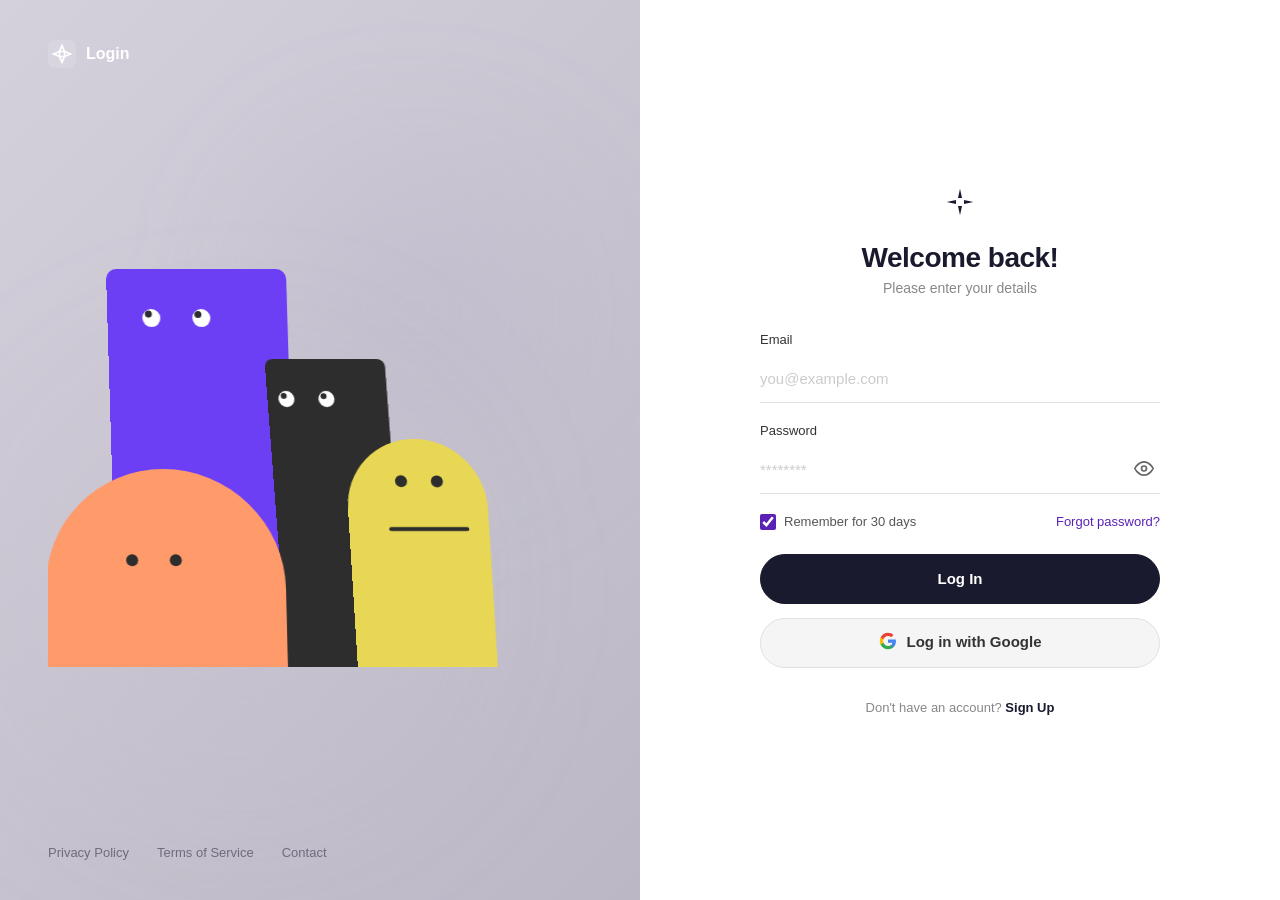
<file: animatedlogin.html>
<!DOCTYPE html>
<html lang="en">
<head>
<meta charset="UTF-8">
<meta name="viewport" content="width=device-width, initial-scale=1.0">
<title>Animated Login</title>
<style>
*, *::before, *::after { margin: 0; padding: 0; box-sizing: border-box; }
body { font-family: Inter, -apple-system, BlinkMacSystemFont, "Segoe UI", sans-serif; background: #1a1a2e; overflow: hidden; height: 100vh; }

#login-page { display: grid; grid-template-columns: 1fr 1fr; height: 100vh; }

.left-panel {
  position: relative; display: flex; flex-direction: column; justify-content: space-between;
  background: linear-gradient(135deg, #d4d0dc 0%, #c8c4d0 50%, #bbb7c5 100%);
  padding: 40px 48px; overflow: hidden;
}
.left-panel .logo { display: flex; align-items: center; gap: 10px; font-size: 16px; font-weight: 600; color: #fff; z-index: 10; position: relative; }
.left-panel .logo svg { width: 28px; height: 28px; background: rgba(255,255,255,0.15); backdrop-filter: blur(8px); padding: 4px; border-radius: 6px; }
.characters-wrapper { position: relative; z-index: 10; display: flex; align-items: flex-end; justify-content: center; height: 420px; }
.left-panel .footer-links { display: flex; gap: 28px; font-size: 13px; color: rgba(80,70,90,0.7); z-index: 10; position: relative; }
.left-panel .footer-links a { color: inherit; text-decoration: none; transition: color 0.2s; }
.left-panel .footer-links a:hover { color: #333; }
.left-panel::after { content: ""; position: absolute; top: 20%; right: 15%; width: 260px; height: 260px; background: rgba(180,170,200,0.25); border-radius: 50%; filter: blur(80px); }
.left-panel::before { content: ""; position: absolute; bottom: 15%; left: 10%; width: 350px; height: 350px; background: rgba(200,195,210,0.2); border-radius: 50%; filter: blur(100px); }

.right-panel { display: flex; align-items: center; justify-content: center; background: #fff; padding: 40px; }
.form-container { width: 100%; max-width: 400px; }
.sparkle-icon { display: flex; justify-content: center; margin-bottom: 24px; }
.sparkle-icon svg { width: 32px; height: 32px; }
.form-header { text-align: center; margin-bottom: 36px; }
.form-header h1 { font-size: 28px; font-weight: 700; color: #1a1a2e; letter-spacing: -0.5px; margin-bottom: 6px; }
.form-header p { font-size: 14px; color: #888; }
.form-group { margin-bottom: 20px; }
.form-group label { display: block; font-size: 13px; font-weight: 500; color: #333; margin-bottom: 8px; }
.form-group .input-wrapper { position: relative; }
.form-group input { width: 100%; height: 48px; border: none; border-bottom: 1.5px solid #e0e0e0; padding: 0 40px 0 0; font-size: 15px; font-family: inherit; color: #1a1a2e; background: transparent; outline: none; transition: border-color 0.3s; }
.form-group input:focus { border-bottom-color: #5b21b6; }
.form-group input::placeholder { color: #ccc; }
.form-group input[type="password"]:not(:placeholder-shown) { letter-spacing: 2px; }
.toggle-password { position: absolute; right: 0; top: 50%; transform: translateY(-50%); background: none; border: none; cursor: pointer; color: #666; padding: 6px; transition: color 0.2s; }
.toggle-password:hover { color: #333; }
.form-options { display: flex; align-items: center; justify-content: space-between; margin-bottom: 24px; }
.remember-me { display: flex; align-items: center; gap: 8px; font-size: 13px; color: #555; cursor: pointer; }
.remember-me input[type="checkbox"] { width: 16px; height: 16px; accent-color: #5b21b6; cursor: pointer; }
.forgot-link { font-size: 13px; color: #5b21b6; text-decoration: none; font-weight: 500; transition: opacity 0.2s; }
.forgot-link:hover { opacity: 0.8; }

.btn-login, .btn-google { position: relative; width: 100%; height: 50px; border-radius: 25px; font-size: 15px; font-weight: 600; font-family: inherit; cursor: pointer; overflow: hidden; transition: all 0.3s; }
.btn-login { border: 1.5px solid #1a1a2e; background: #1a1a2e; color: #fff; margin-bottom: 14px; }
.btn-google { border: 1.5px solid #e0e0e0; background: #f5f5f5; color: #333; }
.btn-login:disabled, .btn-google:disabled { opacity: 0.7; cursor: not-allowed; }
.btn-login .btn-text, .btn-google .btn-text { display: inline-flex; align-items: center; gap: 10px; transition: all 0.3s; }
.btn-login .btn-hover-content, .btn-google .btn-hover-content { position: absolute; inset: 0; display: flex; align-items: center; justify-content: center; gap: 8px; background: #5b21b6; color: #fff; opacity: 0; transition: all 0.3s; border-radius: 25px; }
.btn-login:hover .btn-text, .btn-google:hover .btn-text { transform: translateX(40px); opacity: 0; }
.btn-login:hover .btn-hover-content, .btn-google:hover .btn-hover-content { opacity: 1; }
.google-icon { width: 18px; height: 18px; }
.signup-link { text-align: center; font-size: 13px; color: #888; margin-top: 32px; }
.signup-link a { color: #1a1a2e; font-weight: 600; text-decoration: none; }
.signup-link a:hover { text-decoration: underline; }

.error-msg { display: none; padding: 10px 14px; font-size: 13px; color: #dc2626; background: rgba(220,38,38,0.08); border: 1px solid rgba(220,38,38,0.2); border-radius: 10px; margin-bottom: 16px; }
.error-msg.show { display: block; }
.form-group input.error { border-bottom-color: #dc2626; }
.form-group label.error-label { color: #dc2626; }

.char-scene { position: relative; width: 550px; height: 400px; overflow: hidden; }

.character { position: absolute; bottom: -2px; border-bottom-width: 4px; border-bottom-style: solid; transform-origin: bottom center; will-change: transform; backface-visibility: hidden; -webkit-backface-visibility: hidden; transition: transform 0.1s ease-out, height 0.6s ease-in-out; }
.character.looking { transition: transform 0.6s ease-out, height 0.6s ease-in-out; }

.char-purple { left: 70px; width: 180px; height: 400px; border-radius: 10px 10px 0 0; background: #6C3FF5; border-bottom-color: #6C3FF5; z-index: 1; }
.char-black { left: 240px; width: 120px; height: 310px; border-radius: 8px 8px 0 0; background: #2D2D2D; border-bottom-color: #2D2D2D; z-index: 2; }
.char-orange { left: 0; width: 240px; height: 200px; border-radius: 120px 120px 0 0; background: #FF9B6B; border-bottom-color: #FF9B6B; z-index: 3; }
.char-yellow { left: 310px; width: 140px; height: 230px; border-radius: 70px 70px 0 0; background: #E8D754; border-bottom-color: #E8D754; z-index: 4; }

.eyes { position: absolute; display: flex; transition: all 0.6s ease-out; }
.eyes.quick { transition: all 0.2s ease-out; }
.eyeball { border-radius: 50%; background: white; display: flex; align-items: center; justify-content: center; transition: height 0.15s ease; overflow: hidden; }
.pupil { border-radius: 50%; background: #2D2D2D; transition: transform 0.1s ease-out; }
.bare-pupil { width: 12px; height: 12px; border-radius: 50%; background: #2D2D2D; transition: transform 0.7s ease-in-out; }

.yellow-mouth, .orange-mouth { position: absolute; transition: all 0.2s ease-out; }
.yellow-mouth { width: 80px; height: 4px; background: #2D2D2D; border-radius: 999px; }
.orange-mouth { width: 28px; height: 14px; border: 3px solid #2D2D2D; border-top: none; border-radius: 0 0 14px 14px; opacity: 0; transition: opacity 0.7s ease-in-out; }
.orange-mouth.visible { opacity: 1; }

@keyframes shakeHead {
  0%,100% { translate: 0 0; }
  10% { translate: -9px 0; } 20% { translate: 7px 0; } 30% { translate: -6px 0; }
  40% { translate: 5px 0; } 50% { translate: -4px 0; } 60% { translate: 3px 0; }
  70% { translate: -2px 0; } 80% { translate: 1px 0; } 90% { translate: -0.5px 0; }
}
.shaking { animation: shakeHead 0.8s cubic-bezier(0.36,0.07,0.19,0.97) both; }

@media (max-width: 900px) {
  #login-page { grid-template-columns: 1fr; }
  .left-panel { display: none; }
}
</style>
</head>
<body>
<div id="login-page">
  <div class="left-panel">
    <div class="logo">
      <svg viewBox="0 0 24 24" fill="none" stroke="white" stroke-width="2">
        <path d="M12 2L15 9H9L12 2Z"/><path d="M12 22L9 15H15L12 22Z"/><path d="M2 12L9 9V15L2 12Z"/><path d="M22 12L15 15V9L22 12Z"/>
      </svg>
      <span>Login</span>
    </div>
    <div class="characters-wrapper" id="characters"></div>
    <div class="footer-links">
      <a href="#">Privacy Policy</a><a href="#">Terms of Service</a><a href="#">Contact</a>
    </div>
  </div>
  <div class="right-panel">
    <div class="form-container">
      <div class="sparkle-icon">
        <svg viewBox="0 0 24 24" fill="none"><path d="M12 2L13.5 9H10.5L12 2Z" fill="#1a1a2e"/><path d="M12 22L10.5 15H13.5L12 22Z" fill="#1a1a2e"/><path d="M2 12L9 10.5V13.5L2 12Z" fill="#1a1a2e"/><path d="M22 12L15 13.5V10.5L22 12Z" fill="#1a1a2e"/></svg>
      </div>
      <div class="form-header"><h1>Welcome back!</h1><p>Please enter your details</p></div>
      <form id="login-form">
        <div class="form-group">
          <label for="email" id="email-label">Email</label>
          <div class="input-wrapper">
            <input id="email" type="email" placeholder="you@example.com" autocomplete="off">
          </div>
        </div>
        <div class="form-group">
          <label for="password" id="pw-label">Password</label>
          <div class="input-wrapper">
            <input id="password" type="password" placeholder="********">
            <button type="button" class="toggle-password" id="toggle-pw">
              <svg width="20" height="20" viewBox="0 0 24 24" fill="none" stroke="currentColor" stroke-width="2">
                <path d="M1 12s4-8 11-8 11 8 11 8-4 8-11 8-11-8-11-8z"/><circle cx="12" cy="12" r="3"/>
              </svg>
            </button>
          </div>
        </div>
        <div class="form-options">
          <label class="remember-me"><input type="checkbox" checked> Remember for 30 days</label>
          <a href="#" class="forgot-link">Forgot password?</a>
        </div>
        <div class="error-msg" id="error-msg"></div>
        <button type="submit" class="btn-login" id="btn-login">
          <span class="btn-text">Log In</span>
          <div class="btn-hover-content">
            <span>Log In</span>
            <svg width="16" height="16" viewBox="0 0 24 24" fill="none" stroke="currentColor" stroke-width="2.5">
              <line x1="5" y1="12" x2="19" y2="12"/><polyline points="12 5 19 12 12 19"/>
            </svg>
          </div>
        </button>
        <button type="button" class="btn-google" id="btn-google">
          <span class="btn-text">
            <svg class="google-icon" viewBox="0 0 24 24">
              <path d="M22.56 12.25c0-.78-.07-1.53-.2-2.25H12v4.26h5.92a5.06 5.06 0 01-2.2 3.32v2.77h3.57c2.08-1.92 3.28-4.74 3.28-8.1z" fill="#4285F4"/>
              <path d="M12 23c2.97 0 5.46-.98 7.28-2.66l-3.57-2.77c-.98.66-2.23 1.06-3.71 1.06-2.86 0-5.29-1.93-6.16-4.53H2.18v2.84C3.99 20.53 7.7 23 12 23z" fill="#34A853"/>
              <path d="M5.84 14.09c-.22-.66-.35-1.36-.35-2.09s.13-1.43.35-2.09V7.07H2.18A11.96 11.96 0 001 12c0 1.94.46 3.77 1.18 5.07l3.66-2.84v-.14z" fill="#FBBC05"/>
              <path d="M12 5.38c1.62 0 3.06.56 4.21 1.64l3.15-3.15C17.45 2.09 14.97 1 12 1 7.7 1 3.99 3.47 2.18 7.07l3.66 2.84c.87-2.6 3.3-4.53 6.16-4.53z" fill="#EA4335"/>
            </svg>
            Log in with Google
          </span>
          <div class="btn-hover-content">
            <span>Log in with Google</span>
            <svg width="16" height="16" viewBox="0 0 24 24" fill="none" stroke="currentColor" stroke-width="2.5">
              <line x1="5" y1="12" x2="19" y2="12"/><polyline points="12 5 19 12 12 19"/>
            </svg>
          </div>
        </button>
      </form>
      <div class="signup-link">Don't have an account? <a href="#">Sign Up</a></div>
    </div>
  </div>
</div>

<script>
(function() {
  const EMAIL_REGEX = /^[^\s@]+@[^\s@]+\.[^\s@]+$/;
  let mouseX = 0, mouseY = 0;
  let isTyping = false, isPwFocused = false, showPw = false, pwLen = 0;
  let purpleBlink = false, blackBlink = false, lookingAtEachOther = false, purplePeeking = false;
  let purpleShaking = false, blackShaking = false;

  const purpleEl = document.querySelector('.char-purple');
  const blackEl = document.querySelector('.char-black');
  const orangeEl = document.querySelector('.char-orange');
  const yellowEl = document.querySelector('.char-yellow');

  // --- Build character scene ---
  function buildPurple() {
    const d = document.createElement('div');
    d.innerHTML = ` <div class="eyes" data-char="purple" style="gap:32px; left:45px; top:40px; transition: all 0.6s ease-out;">
      <div class="eyeball" style="width:18px;height:18px"><div class="pupil" style="width:7px;height:7px"></div></div>
      <div class="eyeball" style="width:18px;height:18px"><div class="pupil" style="width:7px;height:7px"></div></div></div>`;
    return d;
  }
  function buildBlack() {
    const d = document.createElement('div');
    d.innerHTML = ` <div class="eyes" data-char="black" style="gap:24px; left:26px; top:32px; transition: all 0.6s ease-out;">
      <div class="eyeball" style="width:16px;height:16px"><div class="pupil" style="width:6px;height:6px"></div></div>
      <div class="eyeball" style="width:16px;height:16px"><div class="pupil" style="width:6px;height:6px"></div></div></div>`;
    return d;
  }
  function buildOrange() {
    const d = document.createElement('div');
    d.innerHTML = ` <div class="eyes quick" data-char="orange" style="gap:32px; left:82px; top:90px;">
      <div class="bare-pupil"></div><div class="bare-pupil"></div></div>
      <div class="orange-mouth" data-char="orange" style="left:106px; top:118px;"></div>`;
    return d;
  }
  function buildYellow() {
    const d = document.createElement('div');
    d.innerHTML = ` <div class="eyes quick" data-char="yellow" style="gap:24px; left:52px; top:40px;">
      <div class="bare-pupil"></div><div class="bare-pupil"></div></div>
      <div class="yellow-mouth" data-char="yellow" style="left:40px; top:88px;"></div>`;
    return d;
  }

  function makeChar(className, buildFn) {
    const el = document.createElement('div');
    el.className = 'character ' + className;
    el.appendChild(buildFn());
    return el;
  }

  const scene = document.createElement('div');
  scene.className = 'char-scene';
  scene.appendChild(makeChar('char-purple', buildPurple));
  scene.appendChild(makeChar('char-black', buildBlack));
  scene.appendChild(makeChar('char-orange', buildOrange));
  scene.appendChild(makeChar('char-yellow', buildYellow));
  document.getElementById('characters').appendChild(scene);

  // --- Calculate eye pupil position ---
  function calcPos(el, maxDist) {
    const r = el.getBoundingClientRect();
    const cx = r.left + r.width/2, cy = r.top + r.height/2;
    const dx = mouseX - cx, dy = mouseY - cy;
    const dist = Math.min(Math.sqrt(dx*dx+dy*dy), maxDist);
    const angle = Math.atan2(dy, dx);
    return { x: Math.cos(angle)*dist, y: Math.sin(angle)*dist };
  }

  // --- Calculate character body skew ---
  function calcSkew(el) {
    const r = el.getBoundingClientRect();
    const cx = r.left + r.width/2, cy = r.top + r.height/3;
    const dx = mouseX - cx;
    return { faceX: Math.max(-15,Math.min(15,dx/20)), faceY: 0, bodySkew: Math.max(-6,Math.min(6,-dx/120)) };
  }

  // --- Update all eyes ---
  function updateEyes() {
    const isLookingAway = isPwFocused && !showPw;
    const isHidingPw = pwLen > 0 && !showPw;

    document.querySelectorAll('.eyeball .pupil').forEach(p => {
      const eyeball = p.parentElement;
      const eyes = eyeball.parentElement;
      const char = eyes.dataset.char;
      const maxDist = char === 'black' ? 4 : 5;

      let fx, fy;
      if (isLookingAway) { fx = -5; fy = -5; }
      else if (pwLen > 0 && showPw) {
        if (char === 'purple') { fx = purplePeeking ? 4 : -4; fy = purplePeeking ? 5 : -4; }
        else if (char === 'black') { fx = -4; fy = -4; }
      }
      else if (lookingAtEachOther && char === 'purple') { fx = 3; fy = 4; }
      else if (lookingAtEachOther && char === 'black') { fx = 0; fy = -4; }

      if (fx !== undefined) {
        p.style.transform = `translate(${fx}px,${fy}px)`;
      } else {
        const pos = calcPos(eyeball, maxDist);
        p.style.transform = `translate(${pos.x}px,${pos.y}px)`;
      }

      // Blink
      if ((char === 'purple' && purpleBlink) || (char === 'black' && blackBlink)) {
        eyeball.style.height = '2px';
      } else {
        eyeball.style.height = char === 'black' ? '16px' : '18px';
      }
    });

    // Bare pupils (orange, yellow)
    document.querySelectorAll('.bare-pupil').forEach(p => {
      const eyes = p.parentElement;
      const char = eyes.dataset.char;
      const maxDist = 5;
      let fx, fy;
      if (isLookingAway) { fx = -5; fy = -5; }
      else if (pwLen > 0 && showPw) { fx = -5; fy = -4; }

      if (fx !== undefined) {
        p.style.transform = `translate(${fx}px,${fy}px)`;
      } else {
        const pos = calcPos(p, maxDist);
        p.style.transform = `translate(${pos.x}px,${pos.y}px)`;
      }
    });

    // Body transforms
    function setBodyTransform(el, skew) {
      if (isLookingAway) {
        if (el.classList.contains('char-purple')) el.style.transform = 'skewX(-14deg) translateX(-20px) translateZ(0)';
        else if (el.classList.contains('char-black')) el.style.transform = 'skewX(12deg) translateX(-10px) translateZ(0)';
      } else if (pwLen > 0 && showPw) {
        el.style.transform = 'skewX(0deg) translateZ(0)';
      } else if (isHidingPw || isTyping) {
        const pSkew = calcSkew(el);
        if (el.classList.contains('char-purple')) el.style.transform = `skewX(${(pSkew.bodySkew||0)-12}deg) translateX(40px) translateZ(0)`;
        else if (el.classList.contains('char-black')) el.style.transform = `skewX(${(calcSkew(el).bodySkew||0)*1.5+10}deg) translateX(20px) translateZ(0)`;
      } else if (lookingAtEachOther && el.classList.contains('char-purple')) {
        const s = calcSkew(el);
        el.style.transform = `skewX(${s.bodySkew||0}deg) translateZ(0)`;
      } else {
        const s = calcSkew(el);
        if (el.classList.contains('char-black')) {
          el.style.transform = `skewX(${(s.bodySkew||0)*1.5}deg) translateZ(0)`;
        } else {
          el.style.transform = `skewX(${s.bodySkew||0}deg) translateZ(0)`;
        }
      }
    }

    document.querySelectorAll('.character').forEach(el => {
      if (isLookingAway || isPwFocused || isTyping) {
        el.classList.add('looking');
      } else {
        el.classList.remove('looking');
      }
      setBodyTransform(el);
    });

    // Eye positions
    function setEyesPos(eyesEl, defaultLeft, defaultTop) {
      const char = eyesEl.dataset.char;
      if (isLookingAway) {
        if (char === 'purple') eyesEl.style.cssText += 'left:20px; top:25px;';
        else if (char === 'black') eyesEl.style.cssText += 'left:10px; top:20px;';
        else if (char === 'orange') eyesEl.style.cssText += 'left:50px; top:75px;';
        else if (char === 'yellow') eyesEl.style.cssText += 'left:20px; top:30px;';
      } else if (pwLen > 0 && showPw) {
        if (char === 'purple') eyesEl.style.cssText += 'left:20px; top:35px;';
        else if (char === 'black') eyesEl.style.cssText += 'left:10px; top:28px;';
        else if (char === 'orange') eyesEl.style.cssText += 'left:50px; top:85px;';
        else if (char === 'yellow') eyesEl.style.cssText += 'left:20px; top:35px;';
      } else if (lookingAtEachOther && char === 'purple') {
        eyesEl.style.cssText += 'left:55px; top:65px;';
      } else if (lookingAtEachOther && char === 'black') {
        eyesEl.style.cssText += 'left:32px; top:12px;';
      } else if (!eyesEl.classList.contains('quick')) {
        const skew = calcSkew(document.querySelector('.char-' + char));
        eyesEl.style.cssText += `left:${defaultLeft+skew.faceX}px; top:${defaultTop+skew.faceY}px;`;
      }
    }

    setEyesPos(document.querySelector('.eyes[data-char="purple"]'), 45, 40);
    setEyesPos(document.querySelector('.eyes[data-char="black"]'), 26, 32);

    // Mouth positions
    const orangeMouth = document.querySelector('.orange-mouth');
    const yellowMouth = document.querySelector('.yellow-mouth');

    if (pwLen > 0 && showPw) orangeMouth.classList.add('visible');
    else orangeMouth.classList.remove('visible');

    if (isLookingAway) {
      if (yellowMouth) yellowMouth.style.cssText += 'left:15px; top:78px;';
      if (orangeMouth) orangeMouth.style.cssText += 'left:96px; top:108px;';
    } else if (pwLen > 0 && showPw) {
      if (yellowMouth) yellowMouth.style.cssText += 'left:10px; top:88px;';
      if (orangeMouth) orangeMouth.style.cssText += 'left:106px; top:118px;';
    }
  }

  // --- Shake animation ---
  function shakeHeads() {
    purpleEl.classList.add('shaking'); blackEl.classList.add('shaking');
    document.querySelectorAll('.eyes[data-char="purple"], .eyes[data-char="black"]').forEach(e => e.classList.add('shaking'));
    document.querySelector('.yellow-mouth')?.classList.add('shaking');
    document.querySelector('.orange-mouth')?.classList.add('shaking');
    setTimeout(() => {
      purpleEl.classList.remove('shaking'); blackEl.classList.remove('shaking');
      document.querySelectorAll('.eyes[data-char="purple"], .eyes[data-char="black"], .yellow-mouth, .orange-mouth').forEach(e => e.classList.remove('shaking'));
    }, 800);
  }

  // --- Blink loops ---
  function blinkLoop(char) {
    setTimeout(() => {
      if (char === 'purple') purpleBlink = true;
      else blackBlink = true;
      updateEyes();
      setTimeout(() => {
        if (char === 'purple') purpleBlink = false;
        else blackBlink = false;
        updateEyes();
        blinkLoop(char);
      }, 150);
    }, Math.random() * 4000 + 3000);
  }
  blinkLoop('purple'); blinkLoop('black');

  // --- Peek loop ---
  function peekLoop() {
    if (pwLen > 0 && showPw) {
      setTimeout(() => {
        purplePeeking = true; updateEyes();
        setTimeout(() => { purplePeeking = false; updateEyes(); peekLoop(); }, 800);
      }, Math.random() * 3000 + 2000);
    } else {
      setTimeout(peekLoop, 1000);
    }
  }
  peekLoop();

  // --- Mouse tracking ---
  document.addEventListener('mousemove', e => { mouseX = e.clientX; mouseY = e.clientY; updateEyes(); });

  // --- Form logic ---
  const emailInput = document.getElementById('email');
  const pwInput = document.getElementById('password');
  const togglePwBtn = document.getElementById('toggle-pw');
  const errorMsg = document.getElementById('error-msg');
  const emailLabel = document.getElementById('email-label');
  const pwLabel = document.getElementById('pw-label');
  const btnLogin = document.getElementById('btn-login');

  emailInput.addEventListener('focus', () => { isTyping = true; updateEyes(); });
  emailInput.addEventListener('blur', () => { isTyping = false; updateEyes(); });
  emailInput.addEventListener('input', () => { clearErrors(); });

  pwInput.addEventListener('focus', () => { isPwFocused = true; updateEyes(); });
  pwInput.addEventListener('blur', () => { isPwFocused = false; updateEyes(); });
  pwInput.addEventListener('input', () => { pwLen = pwInput.value.length; clearErrors(); updateEyes(); });

  function clearErrors() {
    errorMsg.classList.remove('show');
    emailInput.classList.remove('error'); pwInput.classList.remove('error');
    emailLabel.classList.remove('error-label'); pwLabel.classList.remove('error-label');
  }

  togglePwBtn.addEventListener('click', () => {
    showPw = !showPw;
    pwInput.type = showPw ? 'text' : 'password';
    togglePwBtn.innerHTML = showPw ?
      `<svg width="20" height="20" viewBox="0 0 24 24" fill="none" stroke="currentColor" stroke-width="2"><path d="M17.94 17.94A10.07 10.07 0 0 1 12 20c-7 0-11-8-11-8a18.45 18.45 0 0 1 5.06-5.94M9.9 4.24A9.12 9.12 0 0 1 12 4c7 0 11 8 11 8a18.5 18.5 0 0 1-2.16 3.19m-6.72-1.07a3 3 0 1 1-4.24-4.24"/><line x1="1" y1="1" x2="23" y2="23"/></svg>` :
      `<svg width="20" height="20" viewBox="0 0 24 24" fill="none" stroke="currentColor" stroke-width="2"><path d="M1 12s4-8 11-8 11 8 11 8-4 8-11 8-11-8-11-8z"/><circle cx="12" cy="12" r="3"/></svg>`;
    updateEyes();
  });

  document.getElementById('login-form').addEventListener('submit', async function(e) {
    e.preventDefault(); clearErrors();
    const email = emailInput.value.trim();

    if (!email || !EMAIL_REGEX.test(email)) {
      emailInput.classList.add('error'); emailLabel.classList.add('error-label');
      errorMsg.textContent = 'Please enter a valid email address.'; errorMsg.classList.add('show');
      shakeHeads();
      return;
    }
    if (!pwInput.value || pwInput.value.length < 6) {
      pwInput.classList.add('error'); pwLabel.classList.add('error-label');
      errorMsg.textContent = 'Password must be at least 6 characters.'; errorMsg.classList.add('show');
      shakeHeads();
      return;
    }

    btnLogin.disabled = true;
    btnLogin.querySelector('.btn-text').textContent = 'Signing in...';
    btnLogin.querySelector('.btn-hover-content span').textContent = 'Signing in...';
    await new Promise(r => setTimeout(r, 1500));
    btnLogin.disabled = false;
    btnLogin.querySelector('.btn-text').textContent = 'Log In';
    btnLogin.querySelector('.btn-hover-content span').textContent = 'Log In';
    pwInput.classList.add('error'); pwLabel.classList.add('error-label');
    errorMsg.textContent = 'Invalid email or password. Please try again.'; errorMsg.classList.add('show');
    shakeHeads();
  });

  // Initial render
  updateEyes();
})();
</script>
</body>
</html>
</file>
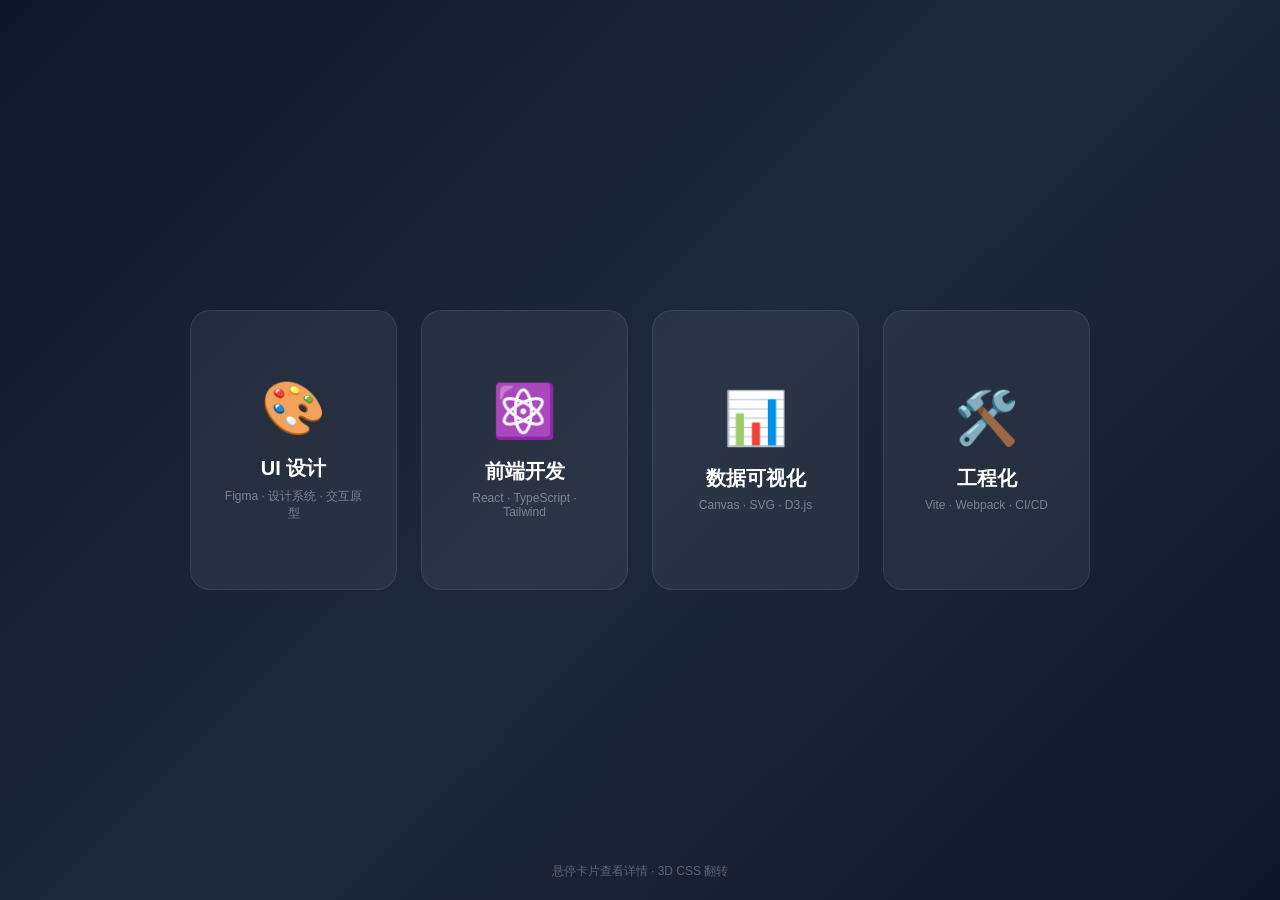
<file: flipcards.html>
<!DOCTYPE html>
<html lang="zh-CN">
<head>
<meta charset="utf-8">
<meta name="viewport" content="width=device-width, initial-scale=1.0">
<title>3D 卡片翻转</title>
<style>
*{margin:0;padding:0;box-sizing:border-box}
body{background:linear-gradient(135deg,#0f172a,#1e293b,#0f172a);min-height:100vh;display:flex;align-items:center;justify-content:center;font-family:-apple-system,sans-serif;padding:20px}
.grid{display:grid;grid-template-columns:repeat(auto-fit,minmax(200px,1fr));gap:24px;max-width:900px;width:100%;perspective:1200px}
.card{height:280px;position:relative;cursor:pointer}
.card:hover .inner{transform:rotateY(180deg)}
.inner{position:relative;width:100%;height:100%;transition:transform .7s cubic-bezier(.4,0,.2,1);transform-style:preserve-3d}
.front,.back{position:absolute;inset:0;backface-visibility:hidden;border-radius:20px;display:flex;flex-direction:column;align-items:center;justify-content:center;padding:30px;text-align:center}
.front{background:rgba(255,255,255,.06);border:1px solid rgba(255,255,255,.08);color:#fff}
.front .emoji{font-size:52px;margin-bottom:16px}
.front h3{font-size:20px;font-weight:700;margin-bottom:6px}
.front p{font-size:12px;color:rgba(255,255,255,.4)}
.back{transform:rotateY(180deg);background:rgba(255,255,255,.95);color:#1a1a2e;border:1px solid rgba(0,0,0,.05)}
.back h4{font-size:16px;font-weight:700;margin-bottom:10px}
.back .prog{width:100%;height:6px;background:#e5e5e5;border-radius:3px;margin:8px 0;overflow:hidden}
.back .prog .fill{height:100%;border-radius:3px;background:#3b82f6;width:0;transition:width 1s .3s ease}
.card:hover .back .fill:nth-child(1){width:85%}
.card:hover .back .fill:nth-child(2){width:92%}
.card:hover .back .fill:nth-child(3){width:78%}
.back .skill{font-size:11px;color:#666;text-align:left;width:100%}
.info{position:fixed;bottom:20px;color:rgba(255,255,255,.3);font-size:12px}
</style>
</head>
<body>
<div class="grid">
  <div class="card"><div class="inner">
    <div class="front"><div class="emoji">🎨</div><h3>UI 设计</h3><p>Figma · 设计系统 · 交互原型</p></div>
    <div class="back"><h4>掌握技能</h4><div class="skill">Figma 组件库</div><div class="prog"><div class="fill"></div></div><div class="skill">响应式布局</div><div class="prog"><div class="fill"></div></div><div class="skill">动效设计</div><div class="prog"><div class="fill"></div></div></div>
  </div></div>
  <div class="card"><div class="inner">
    <div class="front"><div class="emoji">⚛️</div><h3>前端开发</h3><p>React · TypeScript · Tailwind</p></div>
    <div class="back"><h4>掌握技能</h4><div class="skill">React Hooks</div><div class="prog"><div class="fill"></div></div><div class="skill">TypeScript</div><div class="prog"><div class="fill"></div></div><div class="skill">CSS 动画</div><div class="prog"><div class="fill"></div></div></div>
  </div></div>
  <div class="card"><div class="inner">
    <div class="front"><div class="emoji">📊</div><h3>数据可视化</h3><p>Canvas · SVG · D3.js</p></div>
    <div class="back"><h4>掌握技能</h4><div class="skill">Canvas 2D</div><div class="prog"><div class="fill"></div></div><div class="skill">SVG 动画</div><div class="prog"><div class="fill"></div></div><div class="skill">WebGL</div><div class="prog"><div class="fill"></div></div></div>
  </div></div>
  <div class="card"><div class="inner">
    <div class="front"><div class="emoji">🛠️</div><h3>工程化</h3><p>Vite · Webpack · CI/CD</p></div>
    <div class="back"><h4>掌握技能</h4><div class="skill">Vite 配置</div><div class="prog"><div class="fill"></div></div><div class="skill">Git 工作流</div><div class="prog"><div class="fill"></div></div><div class="skill">自动化部署</div><div class="prog"><div class="fill"></div></div></div>
  </div></div>
</div>
<p class="info">悬停卡片查看详情 · 3D CSS 翻转</p>
</body>
</html>
</file>
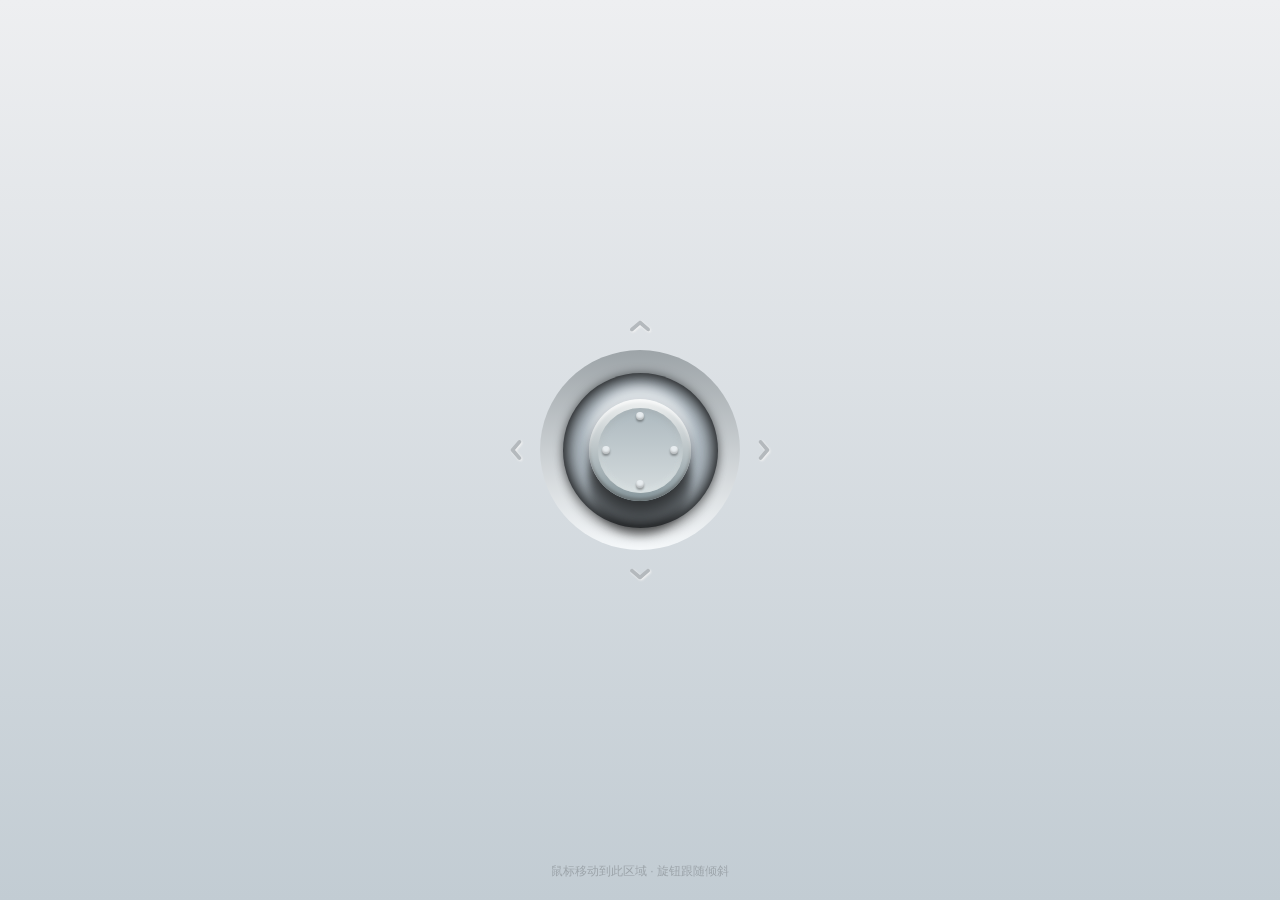
<file: joystick.html>
<!DOCTYPE html>
<html lang="zh-CN">
<head>
<meta charset="utf-8">
<meta name="viewport" content="width=device-width, initial-scale=1.0">
<title>真实拟态旋钮</title>
<style>
*{margin:0;padding:0;box-sizing:border-box;}
body{display:flex;justify-content:center;align-items:center;min-height:100vh;background-image:linear-gradient(0,#c2ccd3,#EEEFF1);font-family:-apple-system,sans-serif}
.container{position:relative}
.around{width:200px;height:200px;display:flex;justify-content:center;align-items:center;border-radius:50%;background-image:linear-gradient(0,#f5f8fa,#9da4a8)}
.handle{width:155px;height:155px;display:flex;justify-content:center;align-items:center;border-radius:50%;background:#c5d1da;box-shadow:0 0 10px rgba(0,0,0,.5),0 10px 10px rgba(0,0,0,.2),inset 0 0 16px rgba(0,0,0,.85),inset 0 0 24px rgba(0,0,0,.75),inset 0 0 48px rgba(0,0,0,.2);perspective:300px}
.button-wrapper{width:102px;height:102px;display:flex;justify-content:center;align-items:center;border-radius:50%;background-image:linear-gradient(0,#86969c,#eff1f1);box-shadow:0 9px 14px rgba(0,0,0,.5),0 19px 8px -2px rgba(0,0,0,.2),0 33px 8px rgba(0,0,0,.4),0 -12px 10px rgba(255,255,255,.5),inset 0 3px 3px rgba(255,255,255,.6),inset 0 -3px 3px rgba(89,91,92,.6);transition:.25s ease-out}
.inside{position:relative;width:85px;height:85px;border-radius:50%;background-image:linear-gradient(180deg,#adb9bf,#d4dbdd);box-shadow:inset 0 3px 6px rgba(152,160,163,.4),inset 0 -3px 6px rgba(238,244,246,.4)}
.dot{position:absolute;transform:translate(-50%,-50%);width:8px;height:8px;border-radius:50%;background:#e7ecef;box-shadow:0 2px 2px rgba(0,0,0,.3),inset 0 -2px 2px rgba(0,0,0,.2)}
.dot:nth-child(1){left:50%;top:10%}
.dot:nth-child(2){left:90%;top:50%}
.dot:nth-child(3){left:50%;top:90%}
.dot:nth-child(4){left:10%;top:50%}
.icon{position:absolute;transform:translate(-50%,-50%);width:30px;fill:#b4b9bd;filter:drop-shadow(1px 1px 1px #f4f4f4)}
.icon:nth-child(2){top:-12%;left:50%}
.icon:nth-child(3){top:50%;left:112%}
.icon:nth-child(4){top:112%;left:50%}
.icon:nth-child(5){top:50%;left:-12%}
.icon.active{fill:#e3a560;filter:brightness(.9) drop-shadow(0 0 2px #e3a15b) drop-shadow(0 0 1px #fff)}
.touch{position:absolute;display:flex;flex-wrap:wrap;z-index:999;width:600px;height:600px;transform:rotate(45deg)}
.touch>div{width:300px;height:300px}

body:has(.t1:hover) .button-wrapper{transform-style:preserve-3d;transform:translate(0,-5px) rotateX(8deg);box-shadow:0 7px 14px rgba(0,0,0,.5),0 14px 8px -5px rgba(0,0,0,.3),0 24px 8px rgba(0,0,0,.4),0 -6px 10px rgba(255,255,255,.5),inset 0 3px 3px rgba(255,255,255,.6),inset 0 -3px 3px rgba(89,91,92,.6)!important}
body:has(.t1:hover) .icon:nth-child(2){fill:#eaa75d;filter:brightness(.9) drop-shadow(0 0 2px #f1b475) drop-shadow(0 0 1px #fff)}
body:has(.t2:hover) .button-wrapper{transform-style:preserve-3d;transform:translate(5px,0) rotateY(8deg);box-shadow:2px 9px 14px rgba(0,0,0,.4),2px 19px 8px -2px rgba(0,0,0,.2),2px 30px 8px rgba(0,0,0,.3),-6px -14px 10px rgba(255,255,255,.5),inset 0 3px 3px rgba(255,255,255,.6),inset 0 -3px 3px rgba(89,91,92,.6)!important}
body:has(.t2:hover) .icon:nth-child(3){fill:#e3a560;filter:brightness(.9) drop-shadow(0 0 2px #e3a15b) drop-shadow(0 0 1px #fff)}
body:has(.t3:hover) .button-wrapper{transform-style:preserve-3d;transform:translate(-5px,0) rotateY(-8deg);box-shadow:-2px 9px 14px rgba(0,0,0,.4),-2px 19px 8px -2px rgba(0,0,0,.2),-2px 30px 8px rgba(0,0,0,.3),6px -14px 10px rgba(255,255,255,.5),inset 0 3px 3px rgba(255,255,255,.6),inset 0 -3px 3px rgba(89,91,92,.6)!important}
body:has(.t3:hover) .icon:nth-child(5){fill:#e3a560;filter:brightness(.9) drop-shadow(0 0 2px #e3a15b) drop-shadow(0 0 1px #fff)}
body:has(.t4:hover) .button-wrapper{transform-style:preserve-3d;transform:translate(0,5px) rotateX(-8deg);box-shadow:0 5px 14px rgba(0,0,0,.6),0 19px 8px -2px rgba(0,0,0,.3),0 34px 8px rgba(0,0,0,.4),0 -14px 10px rgba(255,255,255,.65),inset 0 3px 3px rgba(255,255,255,.6),inset 0 -3px 3px rgba(89,91,92,.6)!important}
body:has(.t4:hover) .icon:nth-child(4){fill:#e3a560;filter:brightness(.9) drop-shadow(0 0 2px #e3a15b) drop-shadow(0 0 1px #fff)}
.info{position:fixed;bottom:20px;color:rgba(0,0,0,.2);font-size:12px;pointer-events:none}
</style>
</head>
<body>
<div class="touch"><div class="t1"></div><div class="t2"></div><div class="t3"></div><div class="t4"></div></div>
<div class="container">
  <div class="around"><div class="handle"><div class="button-wrapper"><div class="inside">
    <div class="dot"></div><div class="dot"></div><div class="dot"></div><div class="dot"></div>
  </div></div></div></div>
  <svg class="icon" viewBox="0 0 1024 1024"><path d="M512 330.666667c14.933333 0 29.866667 4.266667 40.533333 14.933333l277.33333399 234.666667c27.733333 23.466667 29.866667 64 8.53333301 89.6-23.466667 27.733333-64 29.866667-89.6 8.53333299L512 477.866667l-236.8 200.53333299c-27.733333 23.466667-68.266667 19.19999999-89.6-8.53333299-23.466667-27.733333-19.19999999-68.266667 8.53333301-89.6l277.33333399-234.666667c10.666667-10.666667 25.6-14.933333 40.533333-14.933333z"></path></svg>
  <svg class="icon" viewBox="0 0 200 200"><path d="M135.417 100C135.417 102.917 134.583 105.833 132.5 107.917L86.6667 162.083C82.0833 167.5 74.1667 167.917 69.1667 163.75C63.75 159.167 63.3333 151.25 67.5 146.25L106.667 100L67.5 53.75C62.9167 48.3333 63.75 40.4167 69.1667 36.25C74.5833 31.6667 82.5 32.5 86.6667 37.9167L132.5 92.0833C134.583 94.1667 135.417 97.0833 135.417 100Z"/></svg>
  <svg class="icon" viewBox="0 0 200 200"><path d="M100 135.417C97.0833 135.417 94.1667 134.583 92.0833 132.5L37.9167 86.6667C32.5 82.0833 32.0833 74.1667 36.25 69.1667C40.8333 63.75 48.75 63.3333 53.75 67.5L100 106.667L146.25 67.5C151.667 62.9167 159.583 63.75 163.75 69.1667C168.333 74.5833 167.5 82.5 162.083 86.6667L107.917 132.5C105.833 134.583 102.917 135.417 100 135.417Z"/></svg>
  <svg class="icon" viewBox="0 0 200 200"><path d="M64.5833 100C64.5833 97.0833 65.4167 94.1667 67.5 92.0833L113.333 37.9167C117.917 32.5 125.833 32.0833 130.833 36.25C136.25 40.8333 136.667 48.75 132.5 53.75L93.3333 100L132.5 146.25C137.083 151.667 136.25 159.583 130.833 163.75C125.417 168.333 117.5 167.5 113.333 162.083L67.5 107.917C65.4167 105.833 64.5833 102.917 64.5833 100Z"/></svg>
</div>
<p class="info">鼠标移动到此区域 · 旋钮跟随倾斜</p>
</body>
</html>
</file>
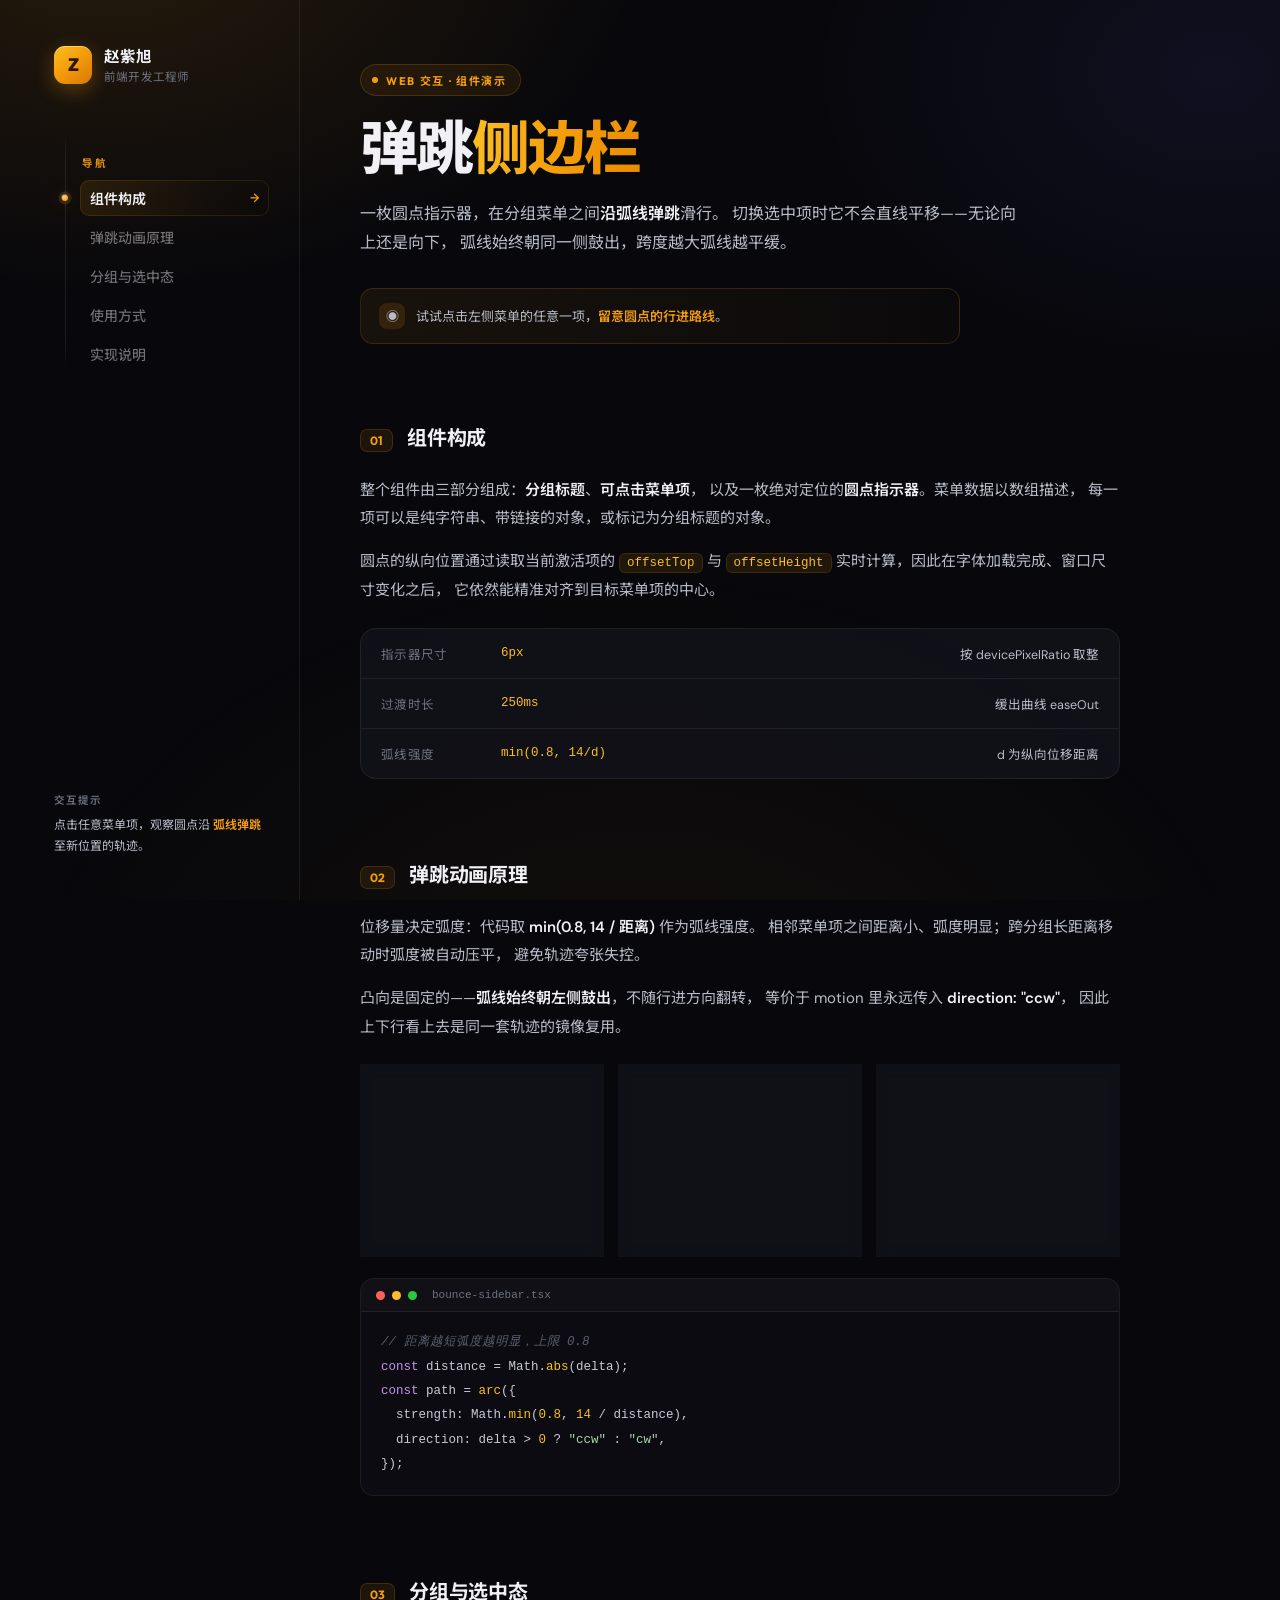
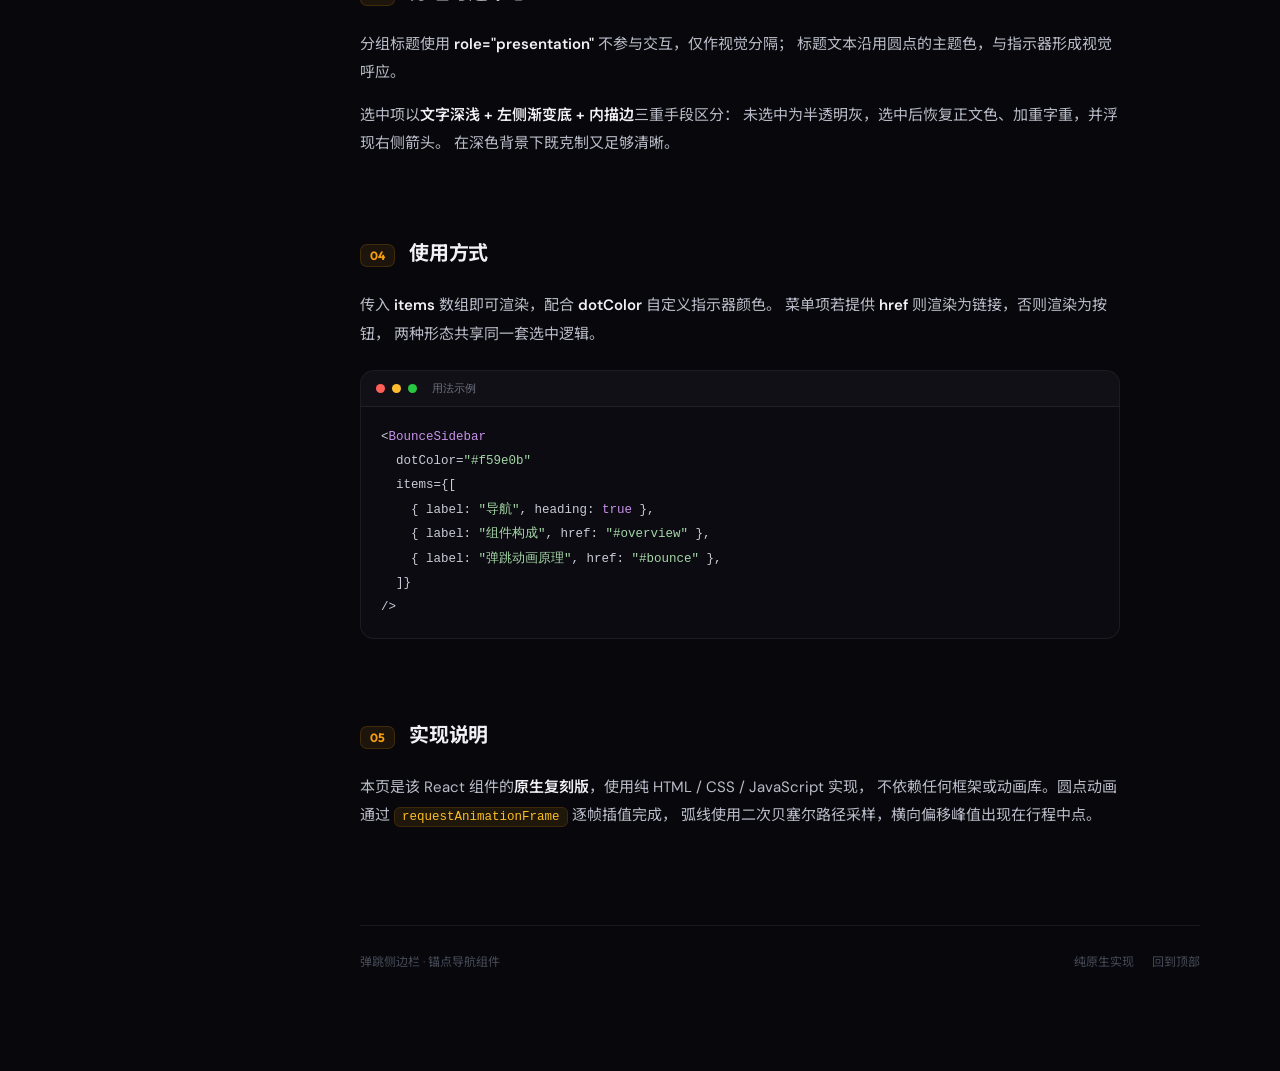
<file: sidebar.html>
<!DOCTYPE html>
<html lang="zh-CN">
<head>
<meta charset="utf-8">
<meta name="viewport" content="width=device-width, initial-scale=1.0">
<title>弹跳侧边栏 · 组件演示</title>
<link rel="preconnect" href="https://fonts.googleapis.com">
<link rel="preconnect" href="https://fonts.gstatic.com" crossorigin>
<link href="https://fonts.googleapis.com/css2?family=Outfit:wght@400;500;600;700;800&family=DM+Sans:opsz,wght@9..40,400;9..40,500;9..40,600;9..40,700&family=Noto+Sans+SC:wght@400;500;700&display=swap" rel="stylesheet">
<style>
:root{
  --bg:#08080c;
  --card:rgba(20,20,28,.72);
  --elevated:#191922;
  --border:rgba(255,255,255,.07);
  --border-hi:rgba(255,255,255,.14);
  --text:#f0f0f5;
  --text-2:#b9bcc8;
  --muted:#6e7280;
  --dot:#f59e0b;
  --dot-glow:rgba(245,158,11,.45);
  --font:"DM Sans","Noto Sans SC",-apple-system,BlinkMacSystemFont,"Segoe UI",sans-serif;
  --font-display:"Outfit","Noto Sans SC",-apple-system,"Segoe UI",sans-serif;
}
*{margin:0;padding:0;box-sizing:border-box}
html{scroll-behavior:smooth}
body{
  font-family:var(--font);
  color:var(--text);
  background:var(--bg);
  min-height:100vh;
  -webkit-font-smoothing:antialiased;
  overflow-x:hidden;
}
/* 背景氛围光 */
body::before{
  content:"";position:fixed;inset:0;pointer-events:none;z-index:0;
  background:
    radial-gradient(900px 600px at 8% -8%, rgba(245,158,11,.13), transparent 62%),
    radial-gradient(700px 500px at 95% 8%, rgba(99,102,241,.09), transparent 60%),
    radial-gradient(1000px 800px at 50% 120%, rgba(245,158,11,.05), transparent 65%);
}
body::after{
  content:"";position:fixed;inset:0;pointer-events:none;z-index:0;opacity:.32;
  background-image:
    linear-gradient(rgba(255,255,255,.022) 1px,transparent 1px),
    linear-gradient(90deg,rgba(255,255,255,.022) 1px,transparent 1px);
  background-size:56px 56px;
  mask-image:radial-gradient(ellipse 90% 70% at 50% 0%,#000 25%,transparent 78%);
  -webkit-mask-image:radial-gradient(ellipse 90% 70% at 50% 0%,#000 25%,transparent 78%);
}

.shell{
  position:relative;z-index:1;
  display:grid;
  grid-template-columns:280px minmax(0,1fr);
  max-width:1240px;
  margin:0 auto;
  min-height:100vh;
}

/* ============ 侧边栏 ============ */
.aside{
  position:sticky;top:0;align-self:start;
  height:100vh;
  padding:44px 30px 44px 34px;
  border-right:1px solid var(--border);
  display:flex;flex-direction:column;
  overflow-y:auto;
  scrollbar-width:thin;
  scrollbar-color:rgba(255,255,255,.1) transparent;
}
.aside::-webkit-scrollbar{width:4px}
.aside::-webkit-scrollbar-thumb{background:rgba(255,255,255,.1);border-radius:4px}

.brand{display:flex;align-items:center;gap:12px;margin-bottom:44px}
.brand .logo{
  width:38px;height:38px;border-radius:11px;flex:none;
  background:linear-gradient(140deg,#fbbf24,#f59e0b 45%,#d97706);
  display:grid;place-items:center;
  font-family:var(--font-display);font-weight:800;font-size:18px;color:#2a1700;
  box-shadow:0 6px 20px rgba(245,158,11,.3),inset 0 1px 0 rgba(255,255,255,.4);
}
.brand .txt .n{font-family:var(--font-display);font-weight:700;font-size:15.5px;letter-spacing:.01em}
.brand .txt .r{font-size:11.5px;color:var(--muted);margin-top:2px;letter-spacing:.02em}

/* 弹跳侧边栏本体 */
.sidebar{
  position:relative;
  display:flex;flex-direction:column;gap:3px;
  padding-left:26px;
  list-style:none;
  margin:0;
}
/* 轨道线 */
.sidebar::before{
  content:"";position:absolute;left:11px;top:4px;bottom:4px;width:1px;
  background:linear-gradient(180deg,transparent,rgba(255,255,255,.09) 12%,rgba(255,255,255,.09) 88%,transparent);
}
/* 弹跳圆点 */
.dot{
  position:absolute;left:8px;top:0;
  border-radius:999px;background:var(--dot);
  pointer-events:none;opacity:0;
  box-shadow:0 0 0 3.5px rgba(245,158,11,.15),0 0 16px var(--dot-glow);
  will-change:transform;z-index:2;
}
.dot::after{
  content:"";position:absolute;inset:-1px;border-radius:999px;
  background:radial-gradient(circle at 35% 30%,#fff,rgba(255,255,255,0) 65%);
  opacity:.55;
}
.dot.show{opacity:1;transition:opacity .2s ease}

.sidebar li{list-style:none}
.sidebar .heading{
  padding:26px 2px 7px 2px;
  font-family:var(--font-display);
  font-size:10.5px;font-weight:700;
  text-transform:uppercase;letter-spacing:.18em;
  color:var(--dot);opacity:.9;
}
.sidebar .heading:first-child{padding-top:4px}

.sidebar .item{
  position:relative;
  display:flex;align-items:center;gap:10px;
  width:100%;padding:8px 10px;
  border:0;background:none;font:inherit;
  font-size:14px;font-weight:450;
  color:rgba(240,240,245,.46);
  border-radius:9px;cursor:pointer;text-decoration:none;
  transition:color .22s ease,background .22s ease,transform .22s ease;
  -webkit-tap-highlight-color:transparent;
}
.sidebar .item .label{flex:1;min-width:0;text-align:left}
.sidebar .item .arrow{
  font-size:12px;color:var(--dot);
  opacity:0;transform:translateX(-5px);
  transition:opacity .26s ease,transform .26s ease;
}
.sidebar .item:hover{color:rgba(240,240,245,.78);background:rgba(255,255,255,.035)}
.sidebar .item.active{
  color:var(--text);font-weight:600;
  background:linear-gradient(90deg,rgba(245,158,11,.11),rgba(245,158,11,.02) 70%,transparent);
  box-shadow:inset 0 0 0 1px rgba(245,158,11,.13);
}
.sidebar .item.active .arrow{opacity:1;transform:translateX(0)}

.aside-foot{margin-top:auto;padding-top:26px}
.aside-foot .k{
  font-size:10.5px;letter-spacing:.1em;text-transform:uppercase;
  color:var(--muted);margin-bottom:8px;font-weight:600;
}
.aside-foot .t{font-size:12px;color:var(--text-2);line-height:1.7}
.aside-foot .t b{color:var(--dot);font-weight:600}

/* ============ 主内容 ============ */
.main{padding:64px 60px 100px;min-width:0}

.hero{margin-bottom:78px;max-width:760px}
.kicker{
  display:inline-flex;align-items:center;gap:8px;
  font-family:var(--font-display);
  font-size:11px;font-weight:700;letter-spacing:.15em;text-transform:uppercase;
  color:var(--dot);
  padding:7px 14px 7px 11px;border-radius:999px;
  background:rgba(245,158,11,.08);
  border:1px solid rgba(245,158,11,.18);
  margin-bottom:22px;
}
.kicker .pulse{
  width:6px;height:6px;border-radius:50%;background:var(--dot);
  box-shadow:0 0 0 0 var(--dot-glow);
  animation:pulse 2.2s ease-out infinite;
}
@keyframes pulse{
  0%{box-shadow:0 0 0 0 rgba(245,158,11,.5)}
  70%{box-shadow:0 0 0 9px rgba(245,158,11,0)}
  100%{box-shadow:0 0 0 0 rgba(245,158,11,0)}
}
h1{
  font-family:var(--font-display);
  font-size:clamp(38px,5vw,58px);
  line-height:1.04;letter-spacing:-.035em;font-weight:800;
  margin-bottom:22px;
}
h1 em{
  font-style:normal;
  background:linear-gradient(100deg,#fbbf24,#f59e0b 50%,#ea8c00);
  -webkit-background-clip:text;background-clip:text;color:transparent;
}
.lede{color:var(--text-2);font-size:16px;line-height:1.8;max-width:660px}
.lede strong{color:var(--text);font-weight:600}

.hintbar{
  display:flex;align-items:center;gap:11px;
  margin-top:30px;padding:14px 18px;
  background:linear-gradient(90deg,rgba(245,158,11,.07),rgba(245,158,11,.015));
  border:1px solid rgba(245,158,11,.16);
  border-radius:13px;max-width:600px;
  font-size:13px;color:var(--text-2);
}
.hintbar .ic{
  width:26px;height:26px;border-radius:8px;flex:none;
  background:rgba(245,158,11,.13);
  display:grid;place-items:center;font-size:13px;
}
.hintbar b{color:var(--dot);font-weight:600}

/* 章节 */
section{scroll-margin-top:40px;margin-bottom:80px;max-width:760px}
.sec-head{display:flex;align-items:baseline;gap:14px;margin-bottom:24px}
.sec-num{
  font-family:var(--font-display);
  font-size:12px;font-weight:700;color:var(--dot);
  padding:3px 9px;border-radius:7px;
  background:rgba(245,158,11,.09);border:1px solid rgba(245,158,11,.16);
  flex:none;
}
.sec-head h2{
  font-family:var(--font-display);
  font-size:20px;font-weight:700;letter-spacing:-.01em;color:var(--text);
}
section > p{color:var(--text-2);font-size:15px;line-height:1.88;margin-bottom:15px}
section > p strong{color:var(--text);font-weight:600}
section > p code{
  font-family:"SFMono-Regular",Consolas,"Liberation Mono",monospace;
  font-size:12.5px;padding:2px 7px;border-radius:6px;
  background:rgba(245,158,11,.1);color:#fbbf24;
  border:1px solid rgba(245,158,11,.14);
}

/* 三点卡片 */
.cards{display:grid;grid-template-columns:repeat(3,1fr);gap:14px;margin-top:24px}
.card{
  position:relative;overflow:hidden;
  background:var(--card);
  border:1px solid var(--border);border-radius:16px;
  padding:22px 20px;
  backdrop-filter:blur(8px);
  transition:border-color .28s ease,transform .28s ease,background .28s ease;
}
.card::before{
  content:"";position:absolute;inset:0;opacity:0;
  background:radial-gradient(280px 160px at 30% 0%,rgba(245,158,11,.1),transparent 70%);
  transition:opacity .35s ease;pointer-events:none;
}
.card:hover{border-color:var(--border-hi);transform:translateY(-3px);background:var(--elevated)}
.card:hover::before{opacity:1}
.card .ic{
  width:36px;height:36px;border-radius:10px;margin-bottom:15px;
  background:rgba(245,158,11,.1);border:1px solid rgba(245,158,11,.16);
  display:flex;align-items:center;justify-content:center;
  font-size:16px;line-height:1;color:var(--dot);
  font-family:var(--font-display);
}
.card .t{font-size:14px;font-weight:650;margin-bottom:9px;color:var(--text);letter-spacing:-.005em}
.card .d{font-size:12.5px;color:var(--muted);line-height:1.75}

/* 参数行 */
.specs{margin-top:24px;border:1px solid var(--border);border-radius:16px;overflow:hidden;background:var(--card)}
.spec{display:flex;align-items:center;gap:16px;padding:15px 20px;border-bottom:1px solid var(--border)}
.spec:last-child{border-bottom:0}
.spec .kk{font-size:12.5px;color:var(--muted);width:104px;flex:none;letter-spacing:.02em}
.spec .vv{
  font-family:"SFMono-Regular",Consolas,monospace;
  font-size:12.5px;color:#fbbf24;
}
.spec .ds{font-size:12.5px;color:var(--text-2);margin-left:auto;text-align:right}

/* 代码块 */
.code{
  margin-top:22px;border:1px solid var(--border);border-radius:14px;
  background:#0b0b11;overflow:hidden;
}
.code .bar{
  display:flex;align-items:center;gap:7px;
  padding:10px 15px;border-bottom:1px solid var(--border);
  background:rgba(255,255,255,.018);
}
.code .bar i{width:9px;height:9px;border-radius:50%;display:block}
.code .bar .fn{margin-left:8px;font-size:11px;color:var(--muted);font-family:monospace}
.code pre{
  padding:18px 20px;overflow-x:auto;
  font-family:"SFMono-Regular",Consolas,"Liberation Mono",monospace;
  font-size:12.5px;line-height:1.95;color:#c9cbd6;
  white-space:pre;tab-size:2;
}
.code pre span{line-height:1.95}
.code pre .k{color:#c792ea}
.code pre .s{color:#a5d6a7}
.code pre .c{color:#5a5f6e;font-style:italic}
.code pre .n{color:#fbbf24}

.foot{
  margin-top:96px;padding-top:26px;border-top:1px solid var(--border);
  display:flex;align-items:center;justify-content:space-between;
  font-size:12px;color:#464b58;
}
.foot .r{display:flex;gap:18px}
.foot a{color:#464b58;text-decoration:none;transition:color .2s}
.foot a:hover{color:var(--dot)}

/* ============ 响应式 ============ */
@media (max-width:1040px){
  .cards{grid-template-columns:1fr}
  .main{padding:52px 40px 84px}
}
@media (max-width:860px){
  .shell{grid-template-columns:1fr}
  .aside{
    position:static;height:auto;border-right:0;
    border-bottom:1px solid var(--border);
    padding:30px 26px 26px;
  }
  .aside-foot{display:none}
  .main{padding:40px 26px 72px}
  .hero{margin-bottom:56px}
  section{margin-bottom:60px}
  .foot{flex-direction:column;gap:12px;align-items:flex-start}
}

/* 入场动画 */
.rise{opacity:0;transform:translateY(18px);animation:rise .7s cubic-bezier(.16,1,.3,1) forwards}
@keyframes rise{to{opacity:1;transform:translateY(0)}}
.d1{animation-delay:.05s}.d2{animation-delay:.13s}.d3{animation-delay:.22s}.d4{animation-delay:.3s}
@media (prefers-reduced-motion:reduce){
  .rise{animation:none;opacity:1;transform:none}
  .kicker .pulse{animation:none}
}
</style>
</head>
<body>
<div class="shell">

  <!-- ========== 侧边栏 ========== -->
  <aside class="aside">
    <div class="brand">
      <div class="logo">Z</div>
      <div class="txt">
        <div class="n">赵紫旭</div>
        <div class="r">前端开发工程师</div>
      </div>
    </div>

    <nav aria-label="页面导航">
      <ul class="sidebar" id="sidebar">
        <span class="dot" id="dot" aria-hidden="true"></span>
      </ul>
    </nav>

    <div class="aside-foot">
      <div class="k">交互提示</div>
      <div class="t">点击任意菜单项，观察圆点沿 <b>弧线弹跳</b> 至新位置的轨迹。</div>
    </div>
  </aside>

  <!-- ========== 主内容 ========== -->
  <main class="main">

    <header class="hero">
      <div class="kicker rise d1"><span class="pulse"></span>Web 交互 · 组件演示</div>
      <h1 class="rise d1">弹跳<em>侧边栏</em></h1>
      <p class="lede rise d2">
        一枚圆点指示器，在分组菜单之间<strong>沿弧线弹跳</strong>滑行。
        切换选中项时它不会直线平移——无论向上还是向下，
        弧线始终朝同一侧鼓出，跨度越大弧线越平缓。
      </p>
      <div class="hintbar rise d3">
        <span class="ic">◉</span>
        <span>试试点击左侧菜单的任意一项，<b>留意圆点的行进路线</b>。</span>
      </div>
    </header>

    <section id="overview" class="rise d3">
      <div class="sec-head"><span class="sec-num">01</span><h2>组件构成</h2></div>
      <p>
        整个组件由三部分组成：<strong>分组标题</strong>、<strong>可点击菜单项</strong>，
        以及一枚绝对定位的<strong>圆点指示器</strong>。菜单数据以数组描述，
        每一项可以是纯字符串、带链接的对象，或标记为分组标题的对象。
      </p>
      <p>
        圆点的纵向位置通过读取当前激活项的 <code>offsetTop</code> 与
        <code>offsetHeight</code> 实时计算，因此在字体加载完成、窗口尺寸变化之后，
        它依然能精准对齐到目标菜单项的中心。
      </p>
      <div class="specs">
        <div class="spec"><span class="kk">指示器尺寸</span><span class="vv">6px</span><span class="ds">按 devicePixelRatio 取整</span></div>
        <div class="spec"><span class="kk">过渡时长</span><span class="vv">250ms</span><span class="ds">缓出曲线 easeOut</span></div>
        <div class="spec"><span class="kk">弧线强度</span><span class="vv">min(0.8, 14/d)</span><span class="ds">d 为纵向位移距离</span></div>
      </div>
    </section>

    <section id="bounce">
      <div class="sec-head"><span class="sec-num">02</span><h2>弹跳动画原理</h2></div>
      <p>
        位移量决定弧度：代码取 <strong>min(0.8, 14 / 距离)</strong> 作为弧线强度。
        相邻菜单项之间距离小、弧度明显；跨分组长距离移动时弧度被自动压平，
        避免轨迹夸张失控。
      </p>
      <p>
        凸向是固定的——<strong>弧线始终朝左侧鼓出</strong>，不随行进方向翻转，
        等价于 motion 里永远传入 <strong>direction: "ccw"</strong>，
        因此上下行看上去是同一套轨迹的镜像复用。
      </p>
      <div class="cards">
        <div class="card">
          <div class="ic">▦</div>
          <div class="t">高 DPI 适配</div>
          <div class="d">按 devicePixelRatio 取整计算尺寸与坐标，避免在 2x 屏上出现半像素模糊。</div>
        </div>
        <div class="card">
          <div class="ic">⌁</div>
          <div class="t">字体就绪对齐</div>
          <div class="d">监听 document.fonts.ready 后重新吸附一次，解决字体加载导致的行高跳动。</div>
        </div>
        <div class="card">
          <div class="ic">⇄</div>
          <div class="t">受控与非受控</div>
          <div class="d">传入 value 即为受控模式，否则内部自行维护选中态，两种方式都能触发 onChange。</div>
        </div>
      </div>
      <div class="code">
        <div class="bar">
          <i style="background:#ff5f57"></i><i style="background:#febc2e"></i><i style="background:#28c840"></i>
          <span class="fn">bounce-sidebar.tsx</span>
        </div>
<pre><span class="c">// 距离越短弧度越明显，上限 0.8</span>
<span class="k">const</span> distance = Math.<span class="n">abs</span>(delta);
<span class="k">const</span> path = <span class="n">arc</span>({
  strength: Math.<span class="n">min</span>(<span class="n">0.8</span>, <span class="n">14</span> / distance),
  direction: delta &gt; <span class="n">0</span> ? <span class="s">"ccw"</span> : <span class="s">"cw"</span>,
});</pre>
      </div>
    </section>

    <section id="grouping">
      <div class="sec-head"><span class="sec-num">03</span><h2>分组与选中态</h2></div>
      <p>
        分组标题使用 <strong>role="presentation"</strong> 不参与交互，仅作视觉分隔；
        标题文本沿用圆点的主题色，与指示器形成视觉呼应。
      </p>
      <p>
        选中项以<strong>文字深浅 + 左侧渐变底 + 内描边</strong>三重手段区分：
        未选中为半透明灰，选中后恢复正文色、加重字重，并浮现右侧箭头。
        在深色背景下既克制又足够清晰。
      </p>
    </section>

    <section id="usage">
      <div class="sec-head"><span class="sec-num">04</span><h2>使用方式</h2></div>
      <p>
        传入 <strong>items</strong> 数组即可渲染，配合 <strong>dotColor</strong> 自定义指示器颜色。
        菜单项若提供 <strong>href</strong> 则渲染为链接，否则渲染为按钮，
        两种形态共享同一套选中逻辑。
      </p>
      <div class="code">
        <div class="bar">
          <i style="background:#ff5f57"></i><i style="background:#febc2e"></i><i style="background:#28c840"></i>
          <span class="fn">用法示例</span>
        </div>
<pre>&lt;<span class="k">BounceSidebar</span>
  dotColor=<span class="s">"#f59e0b"</span>
  items={[
    { label: <span class="s">"导航"</span>, heading: <span class="k">true</span> },
    { label: <span class="s">"组件构成"</span>, href: <span class="s">"#overview"</span> },
    { label: <span class="s">"弹跳动画原理"</span>, href: <span class="s">"#bounce"</span> },
  ]}
/&gt;</pre>
      </div>
    </section>

    <section id="notes">
      <div class="sec-head"><span class="sec-num">05</span><h2>实现说明</h2></div>
      <p>
        本页是该 React 组件的<strong>原生复刻版</strong>，使用纯 HTML / CSS / JavaScript 实现，
        不依赖任何框架或动画库。圆点动画通过 <code>requestAnimationFrame</code> 逐帧插值完成，
        弧线使用二次贝塞尔路径采样，横向偏移峰值出现在行程中点。
      </p>
    </section>

    <footer class="foot">
      <span>弹跳侧边栏 · 锚点导航组件</span>
      <span class="r">
        <span>纯原生实现</span>
        <a href="#overview">回到顶部</a>
      </span>
    </footer>
  </main>
</div>

<script>
(function () {
  "use strict";

  var DOT_COLOR = "#f59e0b";

  var ITEMS = [
    { label: "导航", heading: true },
    { label: "组件构成", href: "#overview" },
    { label: "弹跳动画原理", href: "#bounce" },
    { label: "分组与选中态", href: "#grouping" },
    { label: "使用方式", href: "#usage" },
    { label: "实现说明", href: "#notes" }
  ];

  var list = document.getElementById("sidebar");
  var dot = document.getElementById("dot");
  var itemEls = [];
  var activeIndex = 0;
  var prevY = null;
  var dotSize = 6;
  var ready = false;
  var rafId = null;

  /* ---- 渲染菜单 ---- */
  ITEMS.forEach(function (item, i) {
    var li = document.createElement("li");

    if (item.heading) {
      li.className = "heading";
      li.setAttribute("role", "presentation");
      li.textContent = item.label;
      li.style.color = DOT_COLOR;
      list.appendChild(li);
      itemEls[i] = li;
      return;
    }

    var inner;
    if (item.href) {
      inner = document.createElement("a");
      inner.className = "item";
      inner.href = item.href;
      inner.addEventListener("click", function () { select(i); });
    } else {
      inner = document.createElement("button");
      inner.type = "button";
      inner.className = "item";
      inner.addEventListener("click", function () { select(i); });
    }
    inner.innerHTML =
      '<span class="label">' + item.label + "</span>" +
      '<span class="arrow">\u2192</span>';

    li.appendChild(inner);
    list.appendChild(li);
    itemEls[i] = li;
  });

  /* ---- 尺寸计算（高 DPI 取整） ---- */
  function measureDotSize() {
    var dpr = window.devicePixelRatio || 1;
    return Math.round(6 * dpr) / dpr;
  }

  function targetYFor(index) {
    var el = itemEls[index];
    if (!el) return null;
    /* 以菜单项本体为基准，而非外层 li */
    var inner = el.querySelector(".item") || el;
    var dpr = window.devicePixelRatio || 1;
    var centerY = inner.offsetTop + inner.offsetHeight / 2;
    return Math.round((centerY - dotSize / 2) * dpr) / dpr;
  }

  function paintDot() {
    dot.style.width = dotSize + "px";
    dot.style.height = dotSize + "px";
    dot.style.background = DOT_COLOR;
  }

  function cancelAnim() {
    if (rafId !== null) { cancelAnimationFrame(rafId); rafId = null; }
  }

  /* ---- 无动画直接吸附 ---- */
  function snap() {
    /* 正在播放弹跳动画时不打断，等动画自行收尾 */
    if (rafId !== null) return;
    var toY = targetYFor(activeIndex);
    if (toY === null) return;
    dot.style.transform = "translate3d(0," + toY + "px,0)";
    prevY = toY;
    if (!ready) {
      ready = true;
      requestAnimationFrame(function () { dot.classList.add("show"); });
    }
  }

  /* ---- 弹跳动画：沿弧线插值（对齐 motion 的 arc 语义） ----
     motion 的 arc({ strength, direction })：
       strength —— 弧线峰高与「起终点距离」的比值（默认 0.5，1 表示峰高等于距离）
       direction —— 相对行进方向的顺/逆时针，决定凸向哪一侧
     本实现固定 direction: "ccw"（恒向左侧鼓出），不随上下行翻转
     组件原式 strength = min(0.8, 14 / distance)：
       距离越短 → strength 越大（弧度越明显）；距离越长 → 触顶 0.8
     换算成像素峰高则为 min(0.8·d, 14)，
     但 6px 的圆点走 40~160px 时 14px 峰高太含蓄，
     故此处保留公式形态，另乘一个观感系数让弧线可见。
  */
  var ARC_GAIN = 2.1;

  /* 从当前 transform 中解析出实时纵向位置，用于动画被打断时衔接 */
  function readCurrentY() {
    var m = /translate3d\([-\d.]+px,\s*([-\d.]+)px/.exec(dot.style.transform || "");
    return m ? parseFloat(m[1]) : null;
  }

  function bounceTo(toY, delta) {
    /* 起点：动画被打断时以实时位置为准，否则用上一次的基准 */
    var fromY = rafId !== null ? readCurrentY() : prevY;
    if (fromY === null) fromY = prevY;
    /* 以真实起点重算位移，保证打断后续接顺滑 */
    delta = toY - fromY;
    if (delta === 0) {
      cancelAnim();
      dot.style.transform = "translate3d(0," + toY + "px,0)";
      prevY = toY;
      return;
    }

    /* 纯纵向运动：距离即纵向位移 */
    var distance = Math.abs(delta);

    /* 与组件一致的强度公式，上限 0.8 */
    var strength = Math.min(0.8, 14 / distance);

    /* 像素峰高 = strength × distance，再乘观感系数 */
    var peakHeight = strength * distance * ARC_GAIN;

    /* 凸向固定为左侧（负 x），上下行不再翻转：
       与 motion 的 direction:"ccw" 语义一致，弧线始终朝同一侧鼓出 */
    var lateral = -peakHeight;

    var start = performance.now();
    var duration = 250;

    function frame(now) {
      var t = (now - start) / duration;
      if (t >= 1) t = 1;
      /* easeOut，对应组件的 ease:"easeOut" */
      var e = 1 - Math.pow(1 - t, 3);
      var y = fromY + delta * e;
      /* sin(π·e)：随实际进度伸展，两端归零、中点达峰值 */
      var x = lateral * Math.sin(Math.PI * e);
      dot.style.transform =
        "translate3d(" + x.toFixed(2) + "px," + y.toFixed(2) + "px,0)";
      if (t < 1) {
        rafId = requestAnimationFrame(frame);
      } else {
        rafId = null;
        /* 收尾：吸附到精确终点，并同步 prevY 基准 */
        dot.style.transform = "translate3d(0," + toY + "px,0)";
        prevY = toY;
      }
    }
    cancelAnim();
    rafId = requestAnimationFrame(frame);
  }

  /* ---- 选中 ---- */
  function select(index) {
    if (index === activeIndex) return;

    itemEls.forEach(function (el, i) {
      if (!el || el.classList.contains("heading")) return;
      var inner = el.querySelector(".item");
      if (inner) inner.classList.toggle("active", i === index);
    });

    activeIndex = index;
    var toY = targetYFor(index);
    if (toY === null) return;

    if (prevY === null) { snap(); return; }
    var delta = toY - prevY;
    if (delta === 0) return;
    /* prevY 由动画自行在收尾时更新，切勿在此提前赋值 */
    bounceTo(toY, delta);
  }

  /* ---- 初始化 ---- */
  function init() {
    dotSize = measureDotSize();
    paintDot();

    for (var i = 0; i < ITEMS.length; i++) {
      if (!ITEMS[i].heading) { activeIndex = i; break; }
    }
    itemEls.forEach(function (el, i) {
      if (!el || el.classList.contains("heading")) return;
      var inner = el.querySelector(".item");
      if (inner) inner.classList.toggle("active", i === activeIndex);
    });

    snap();
    requestAnimationFrame(snap);
    if (document.fonts && document.fonts.ready) {
      document.fonts.ready.then(snap);
    }
  }

  var rt = null;
  window.addEventListener("resize", function () {
    clearTimeout(rt);
    rt = setTimeout(function () {
      dotSize = measureDotSize();
      paintDot();
      snap();
    }, 120);
  });

  if (document.readyState === "loading") {
    document.addEventListener("DOMContentLoaded", init);
  } else {
    init();
  }
})();
</script>
</body>
</html>
</file>
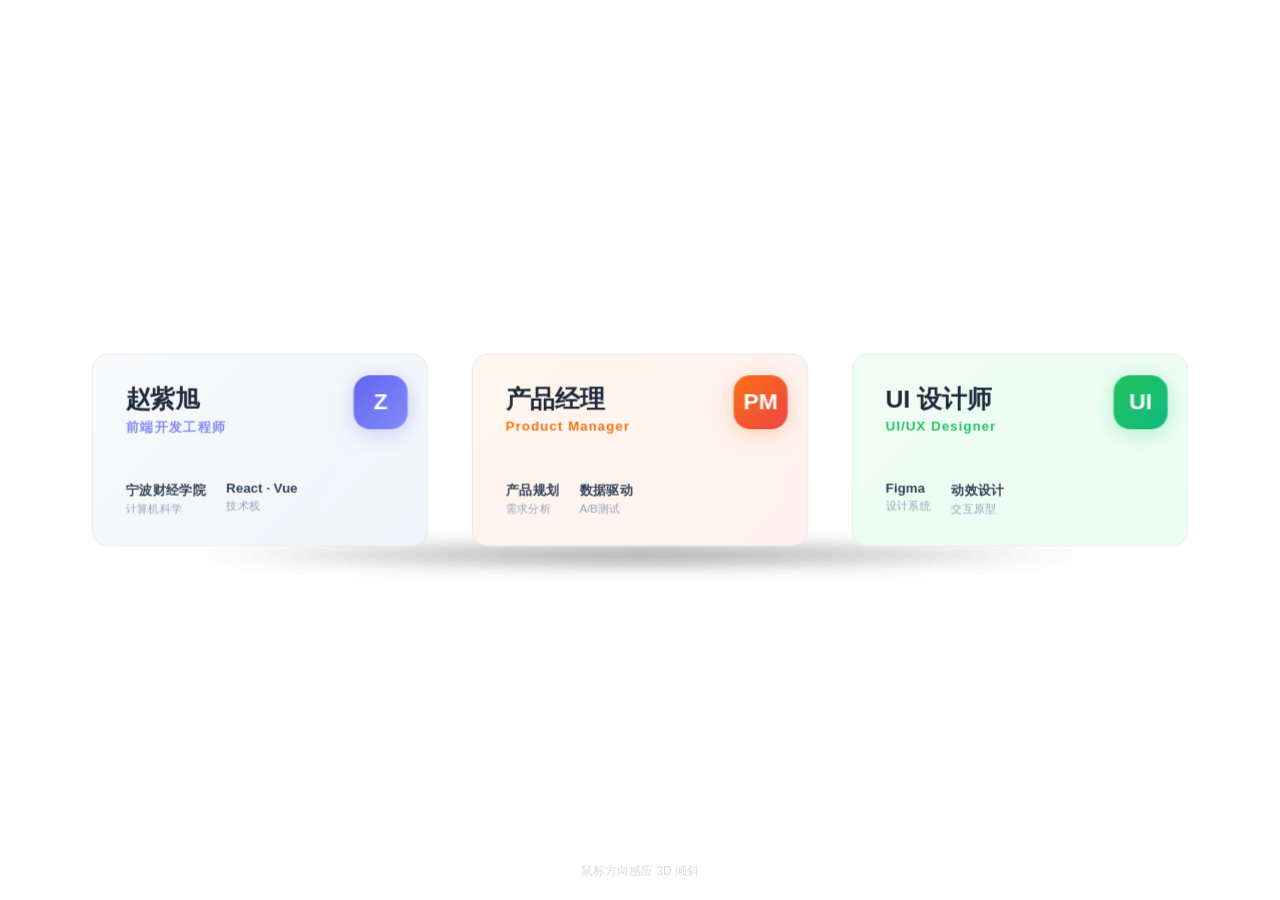
<file: tiltcard.html>
<!DOCTYPE html>
<html lang="zh-CN">
<head>
<meta charset="utf-8">
<meta name="viewport" content="width=device-width, initial-scale=1.0">
<title>方向感应名片</title>
<style>
*{margin:0;padding:0;box-sizing:border-box}
body{background:#fff;min-height:100vh;display:flex;align-items:center;justify-content:center;font-family:-apple-system,sans-serif;overflow:hidden}

.scene{perspective:1000px;display:flex;gap:40px;flex-wrap:wrap;justify-content:center;padding:20px}

.card-wrap{width:340px;height:200px;perspective:800px}
.card{position:relative;width:100%;height:100%;border-radius:20px;transform-style:preserve-3d;transition:transform .1s ease-out;cursor:pointer}

.card .bg-layer{position:absolute;inset:0;border-radius:20px;overflow:hidden}
.card .bg-layer::before{content:'';position:absolute;inset:-40px;background:radial-gradient(circle at var(--mx) var(--my),rgba(99,102,241,.12),transparent 60%);transition:opacity .3s}

.card .glass{position:absolute;inset:6px;border-radius:16px;
  background:linear-gradient(135deg,#f8fafc,#f1f5f9);
  border:1px solid rgba(0,0,0,.06);
  padding:28px 32px;display:flex;flex-direction:column;justify-content:space-between;transform:translateZ(20px)}

.card .glare{position:absolute;inset:6px;border-radius:16px;
  background:radial-gradient(circle at var(--mx) var(--my),rgba(255,255,255,.9),transparent 50%);
  pointer-events:none;z-index:3;opacity:.5}

.card .shine{position:absolute;inset:6px;border-radius:16px;pointer-events:none;z-index:4;overflow:hidden}
.card .shine::after{content:'';position:absolute;top:var(--my);left:var(--mx);width:200px;height:1px;
  background:linear-gradient(90deg,transparent,rgba(99,102,241,.2),transparent);
  transform:translate(-50%,-50%) rotate(var(--ra));opacity:0;transition:opacity .3s}
.card:hover .shine::after{opacity:1}

.card .name{font-size:24px;font-weight:800;color:#1e293b;position:relative;z-index:5}
.card .role{font-size:13px;color:#818cf8;font-weight:600;margin-top:2px;letter-spacing:1px;z-index:5}
.card .info-row{display:flex;gap:20px;z-index:5}
.card .info-item{font-size:11px;color:#94a3b8}
.card .info-item strong{display:block;color:#334155;font-size:13px;margin-bottom:2px}
.card .avatar{position:absolute;right:28px;top:28px;width:52px;height:52px;border-radius:16px;
  background:linear-gradient(135deg,#6366f1,#818cf8);display:flex;align-items:center;justify-content:center;
  font-size:22px;font-weight:800;color:#fff;z-index:5;transform:translateZ(30px);
  box-shadow:0 4px 20px rgba(99,102,241,.3)}

.card2 .glass{background:linear-gradient(135deg,#fff7ed,#fff1f2);border-color:rgba(0,0,0,.05)}
.card2 .role{color:#f97316}
.card2 .avatar{background:linear-gradient(135deg,#f97316,#ef4444);box-shadow:0 4px 20px rgba(249,115,22,.3)}
.card2 .bg-layer::before{background:radial-gradient(circle at var(--mx) var(--my),rgba(249,115,22,.1),transparent 60%)}
.card2 .shine::after{background:linear-gradient(90deg,transparent,rgba(249,115,22,.15),transparent)}

.card3 .glass{background:linear-gradient(135deg,#f0fdf4,#ecfdf5);border-color:rgba(0,0,0,.05)}
.card3 .role{color:#22c55e}
.card3 .avatar{background:linear-gradient(135deg,#22c55e,#10b981);box-shadow:0 4px 20px rgba(34,197,94,.3)}
.card3 .bg-layer::before{background:radial-gradient(circle at var(--mx) var(--my),rgba(34,197,94,.1),transparent 60%)}
.card3 .shine::after{background:linear-gradient(90deg,transparent,rgba(34,197,94,.15),transparent)}

.card-shadow{position:absolute;bottom:0;left:10%;width:80%;height:30px;border-radius:50%;
  background:radial-gradient(ellipse,rgba(0,0,0,.15),transparent 70%);
  filter:blur(8px);transition:transform .1s ease-out;z-index:-1}

.info{position:fixed;bottom:20px;color:rgba(0,0,0,.15);font-size:12px;pointer-events:none}
</style>
</head>
<body>
<div class="scene">
  <div>
    <div class="card-wrap" ref="card1">
      <div class="card card1" onmousemove="tilt(this,event)" onmouseleave="resetTilt(this)">
        <div class="bg-layer"></div><div class="glare"></div><div class="shine"></div>
        <div class="glass">
          <div><div class="name">赵紫旭</div><div class="role">前端开发工程师</div></div>
          <div class="info-row">
            <div class="info-item"><strong>宁波财经学院</strong>计算机科学</div>
            <div class="info-item"><strong>React · Vue</strong>技术栈</div>
          </div>
        </div>
        <div class="avatar">Z</div>
      </div>
    </div>
    <div class="card-shadow" id="s1"></div>
  </div>
  <div>
    <div class="card-wrap" ref="card2">
      <div class="card card2" onmousemove="tilt(this,event)" onmouseleave="resetTilt(this)">
        <div class="bg-layer"></div><div class="glare"></div><div class="shine"></div>
        <div class="glass">
          <div><div class="name">产品经理</div><div class="role">Product Manager</div></div>
          <div class="info-row">
            <div class="info-item"><strong>产品规划</strong>需求分析</div>
            <div class="info-item"><strong>数据驱动</strong>A/B测试</div>
          </div>
        </div>
        <div class="avatar">PM</div>
      </div>
    </div>
    <div class="card-shadow" id="s2"></div>
  </div>
  <div>
    <div class="card-wrap" ref="card3">
      <div class="card card3" onmousemove="tilt(this,event)" onmouseleave="resetTilt(this)">
        <div class="bg-layer"></div><div class="glare"></div><div class="shine"></div>
        <div class="glass">
          <div><div class="name">UI 设计师</div><div class="role">UI/UX Designer</div></div>
          <div class="info-row">
            <div class="info-item"><strong>Figma</strong>设计系统</div>
            <div class="info-item"><strong>动效设计</strong>交互原型</div>
          </div>
        </div>
        <div class="avatar">UI</div>
      </div>
    </div>
    <div class="card-shadow" id="s3"></div>
  </div>
</div>
<p class="info">鼠标方向感应 3D 倾斜</p>
<script>
function tilt(card,e){
  const rect=card.getBoundingClientRect();
  const x=e.clientX-rect.left,y=e.clientY-rect.top;
  const px=(x/rect.width*100)+'%',py=(y/rect.height*100)+'%';
  const rx=(y/rect.height-.5)*30,ry=(x/rect.width-.5)*-30;
  card.style.transform=`rotateX(${rx}deg) rotateY(${ry}deg)`;
  card.style.setProperty('--mx',px);card.style.setProperty('--my',py);
  card.style.setProperty('--ra',Math.atan2(y-rect.height/2,x-rect.width/2)*180/Math.PI+'deg');
  const si=card.closest('.card-wrap')?.getAttribute('ref');
  const s=si?document.getElementById('s'+si.slice(-1)):null;
  if(s)s.style.transform=`translateX(${ry*.7}px) translateY(${rx*.5}px)`;
}
function resetTilt(card){
  card.style.transform='rotateX(0) rotateY(0)';
  const si=card.closest('.card-wrap')?.getAttribute('ref');
  const s=si?document.getElementById('s'+si.slice(-1)):null;
  if(s)s.style.transform='translateX(0)';
}
</script>
</body>
</html>
</file>
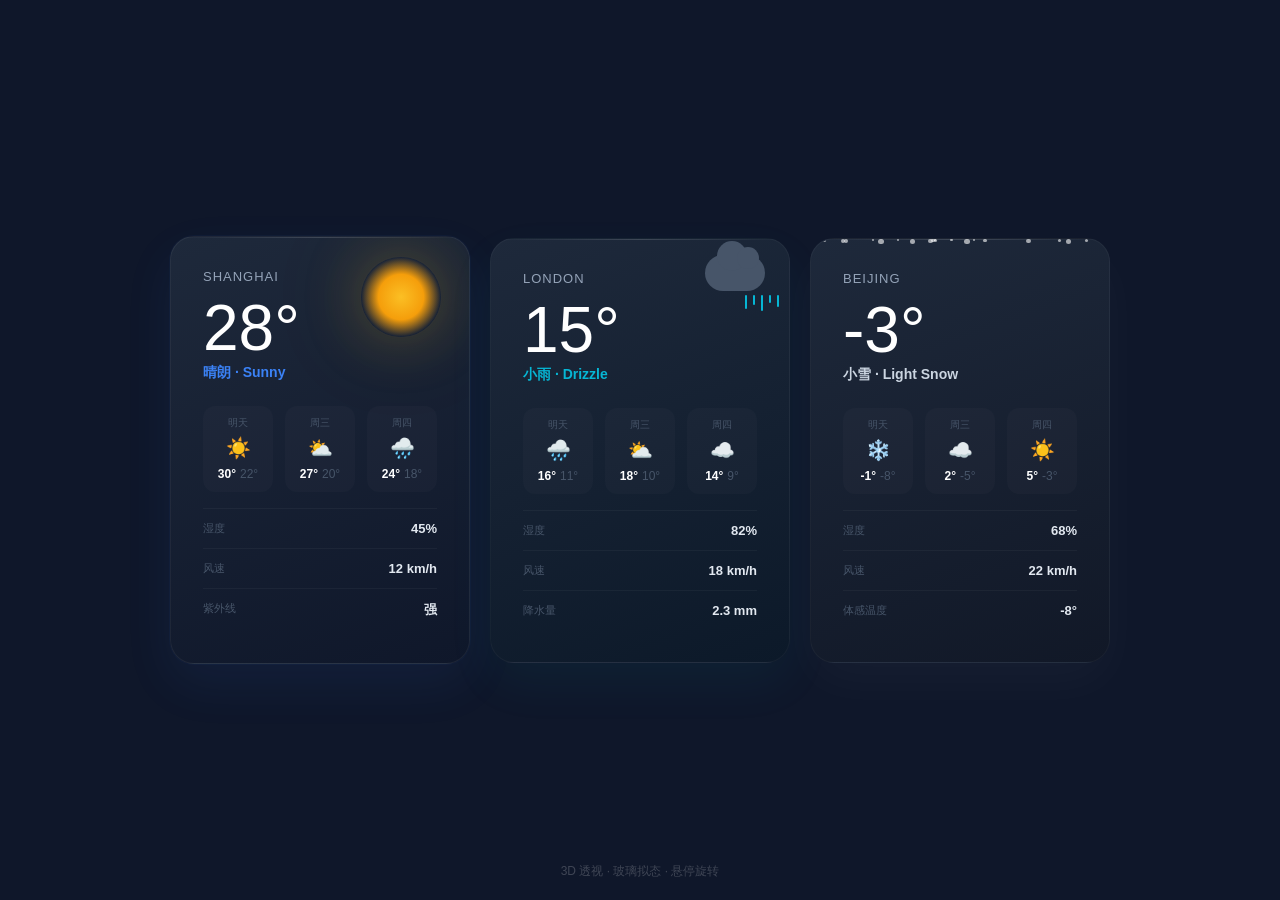
<file: weather.html>
<!DOCTYPE html>
<html lang="zh-CN">
<head>
<meta charset="utf-8">
<meta name="viewport" content="width=device-width, initial-scale=1.0">
<title>3D 天气 UI</title>
<style>
*{margin:0;padding:0;box-sizing:border-box}
body{background:#0f172a;min-height:100vh;display:flex;align-items:center;justify-content:center;font-family:-apple-system,sans-serif;perspective:1000px;padding:20px}
.scene{display:flex;gap:20px;flex-wrap:wrap;justify-content:center;align-items:center}
.card{width:300px;padding:32px;border-radius:24px;position:relative;overflow:hidden;transition:transform .4s ease;cursor:default}
.card:hover{transform:translateY(-6px) rotateY(4deg) rotateX(2deg)}
.card::before{content:'';position:absolute;inset:0;border-radius:24px;background:inherit;filter:blur(0);z-index:-1}
.card::after{content:'';position:absolute;top:0;left:0;right:0;height:1px;background:linear-gradient(90deg,transparent,rgba(255,255,255,.15),transparent)}

/* Card 1 - Sunny */
.card1{background:linear-gradient(160deg,#1e293b,#0f172a);border:1px solid rgba(255,255,255,.06);box-shadow:0 20px 50px rgba(59,130,246,.08),0 0 0 1px rgba(59,130,246,.04)}
.card1 .city{color:#94a3b8;font-size:13px;letter-spacing:1px}
.card1 .temp{font-size:64px;font-weight:200;color:#fff;line-height:1;margin:12px 0 4px}
.card1 .desc{color:#3b82f6;font-size:14px;font-weight:600;margin-bottom:24px}
.card1 .sun{position:absolute;top:20px;right:28px;width:80px;height:80px;background:radial-gradient(circle,#fbbf24,#f59e0b 40%,transparent 70%);border-radius:50%;animation:sunPulse 3s ease-in-out infinite;box-shadow:0 0 60px rgba(251,191,36,.25),0 0 120px rgba(251,191,36,.1)}
@keyframes sunPulse{0%,100%{transform:scale(1);opacity:.9}50%{transform:scale(1.06);opacity:1}}
.card1 .row{display:flex;justify-content:space-between;padding:12px 0;border-top:1px solid rgba(255,255,255,.04)}
.card1 .row .label{color:#475569;font-size:11px}
.card1 .row .val{color:#e2e8f0;font-size:13px;font-weight:600}

/* Card 2 - Rain */
.card2{background:linear-gradient(160deg,#1e293b,#0c1929);border:1px solid rgba(255,255,255,.04);box-shadow:0 20px 50px rgba(6,182,212,.06)}
.card2 .city{color:#94a3b8;font-size:13px;letter-spacing:1px}
.card2 .temp{font-size:64px;font-weight:200;color:#fff;line-height:1;margin:12px 0 4px}
.card2 .desc{color:#06b6d4;font-size:14px;font-weight:600;margin-bottom:24px}
.card2 .clouds{position:absolute;top:16px;right:24px}
.card2 .cloud{width:60px;height:36px;background:#475569;border-radius:50px;position:relative}
.card2 .cloud::before,.card2 .cloud::after{content:'';position:absolute;background:#475569;border-radius:50%}
.card2 .cloud::before{width:30px;height:30px;top:-14px;left:12px}
.card2 .cloud::after{width:22px;height:22px;top:-8px;left:32px}
.card2 .rain{position:absolute;top:56px;right:10px;display:flex;gap:6px}
.card2 .drop{width:2px;height:14px;background:#06b6d4;border-radius:1px;animation:rain .6s linear infinite}
.card2 .drop:nth-child(2){animation-delay:.2s;height:10px}
.card2 .drop:nth-child(3){animation-delay:.4s;height:16px}
.card2 .drop:nth-child(4){animation-delay:.1s;height:8px}
.card2 .drop:nth-child(5){animation-delay:.3s;height:12px}
@keyframes rain{0%{transform:translateY(0);opacity:1}100%{transform:translateY(18px);opacity:.2}}
.card2 .row{display:flex;justify-content:space-between;padding:12px 0;border-top:1px solid rgba(255,255,255,.04)}
.card2 .row .label{color:#475569;font-size:11px}
.card2 .row .val{color:#e2e8f0;font-size:13px;font-weight:600}

/* Card 3 - Snow */
.card3{background:linear-gradient(160deg,#1e293b,#111827);border:1px solid rgba(255,255,255,.04);box-shadow:0 20px 50px rgba(255,255,255,.03)}
.card3 .city{color:#94a3b8;font-size:13px;letter-spacing:1px}
.card3 .temp{font-size:64px;font-weight:200;color:#fff;line-height:1;margin:12px 0 4px}
.card3 .desc{color:#cbd5e1;font-size:14px;font-weight:600;margin-bottom:24px}
.card3 .snowflakes{position:absolute;top:0;right:0;width:100%;height:100%;pointer-events:none;overflow:hidden}
.card3 .flake{position:absolute;background:#fff;border-radius:50%;animation:fall linear infinite;opacity:.6}
@keyframes fall{0%{transform:translateY(-40px) rotate(0);opacity:0}10%{opacity:.7}90%{opacity:.7}100%{transform:translateY(320px) rotate(360deg);opacity:0}}
.card3 .row{display:flex;justify-content:space-between;padding:12px 0;border-top:1px solid rgba(255,255,255,.04)}
.card3 .row .label{color:#475569;font-size:11px}
.card3 .row .val{color:#e2e8f0;font-size:13px;font-weight:600}

/* Forecast row */
.forecast{display:flex;gap:12px;margin-bottom:16px}
.day{flex:1;text-align:center;padding:10px 4px;background:rgba(255,255,255,.02);border-radius:12px;transition:.2s}
.day:hover{background:rgba(255,255,255,.04)}
.day .d{font-size:10px;color:#475569;margin-bottom:6px}
.day .icon{font-size:20px;margin-bottom:4px}
.day .hi{font-size:12px;color:#fff;font-weight:600}
.day .lo{font-size:12px;color:#475569;margin-left:4px}

.info{position:fixed;bottom:20px;color:rgba(255,255,255,.2);font-size:12px}
</style>
</head>
<body>
<div class="scene">
  <!-- Sunny Card -->
  <div class="card card1">
    <div class="city">SHANGHAI</div>
    <div class="temp">28°</div>
    <div class="desc">晴朗 · Sunny</div>
    <div class="sun"></div>
    <div class="forecast">
      <div class="day"><div class="d">明天</div><div class="icon">☀️</div><span class="hi">30°</span><span class="lo">22°</span></div>
      <div class="day"><div class="d">周三</div><div class="icon">⛅</div><span class="hi">27°</span><span class="lo">20°</span></div>
      <div class="day"><div class="d">周四</div><div class="icon">🌧️</div><span class="hi">24°</span><span class="lo">18°</span></div>
    </div>
    <div class="row"><span class="label">湿度</span><span class="val">45%</span></div>
    <div class="row"><span class="label">风速</span><span class="val">12 km/h</span></div>
    <div class="row"><span class="label">紫外线</span><span class="val">强</span></div>
  </div>

  <!-- Rain Card -->
  <div class="card card2">
    <div class="city">LONDON</div>
    <div class="temp">15°</div>
    <div class="desc">小雨 · Drizzle</div>
    <div class="clouds"><div class="cloud"></div></div>
    <div class="rain"><div class="drop"></div><div class="drop"></div><div class="drop"></div><div class="drop"></div><div class="drop"></div></div>
    <div class="forecast">
      <div class="day"><div class="d">明天</div><div class="icon">🌧️</div><span class="hi">16°</span><span class="lo">11°</span></div>
      <div class="day"><div class="d">周三</div><div class="icon">⛅</div><span class="hi">18°</span><span class="lo">10°</span></div>
      <div class="day"><div class="d">周四</div><div class="icon">☁️</div><span class="hi">14°</span><span class="lo">9°</span></div>
    </div>
    <div class="row"><span class="label">湿度</span><span class="val">82%</span></div>
    <div class="row"><span class="label">风速</span><span class="val">18 km/h</span></div>
    <div class="row"><span class="label">降水量</span><span class="val">2.3 mm</span></div>
  </div>

  <!-- Snow Card -->
  <div class="card card3">
    <div class="city">BEIJING</div>
    <div class="temp">-3°</div>
    <div class="desc">小雪 · Light Snow</div>
    <div class="snowflakes" id="snowZone"></div>
    <div class="forecast">
      <div class="day"><div class="d">明天</div><div class="icon">❄️</div><span class="hi">-1°</span><span class="lo">-8°</span></div>
      <div class="day"><div class="d">周三</div><div class="icon">☁️</div><span class="hi">2°</span><span class="lo">-5°</span></div>
      <div class="day"><div class="d">周四</div><div class="icon">☀️</div><span class="hi">5°</span><span class="lo">-3°</span></div>
    </div>
    <div class="row"><span class="label">湿度</span><span class="val">68%</span></div>
    <div class="row"><span class="label">风速</span><span class="val">22 km/h</span></div>
    <div class="row"><span class="label">体感温度</span><span class="val">-8°</span></div>
  </div>
</div>
<p class="info">3D 透视 · 玻璃拟态 · 悬停旋转</p>

<script>
const zone=document.getElementById('snowZone');
for(let i=0;i<20;i++){
  const f=document.createElement('div');f.className='flake';
  f.style.left=Math.random()*100+'%';
  f.style.width=f.style.height=(Math.random()*4+2)+'px';
  f.style.animationDuration=(Math.random()*4+3)+'s';
  f.style.animationDelay=Math.random()*3+'s';
  zone.appendChild(f);
}
</script>
</body>
</html>
</file>
<file: desktop.css>
/* ============================================================
   ZZX Desktop — Apple macOS 桌面美学 + 拟人化微交互
   单一 rAF 主循环驱动：弹簧物理 / 双目追踪 / 琴弦连线 / HUD
   ============================================================ */

/* ---------- 设计令牌 ---------- */
:root{
  --font: -apple-system, BlinkMacSystemFont, "SF Pro Text", "SF Pro Display",
          "Segoe UI", "PingFang SC", "Hiragino Sans GB", "Microsoft YaHei",
          system-ui, sans-serif;
  --mono: ui-monospace, "SF Mono", Menlo, Consolas, monospace;
  --bar-h: 28px;
  /* 弹簧感缓动（欠阻尼回弹） */
  --sp: cubic-bezier(.34, 1.56, .64, 1);
  --sp-soft: cubic-bezier(.22, 1.12, .36, 1);
  /* X-Ray / 聚光灯强调色 */
  --xray: #00E5FF;
  --xray-ink: #00A8C0;
  --glow: rgba(0,229,255,.55);
}

/* 浅色：晨雾白 */
html[data-theme="light"]{
  --bg: #F5F5F7;
  --bg-deep: #E9E9EE;
  --text: #1D1D1F;
  --text-2: #6E6E73;
  --text-3: #98989D;
  --bar-bg: rgba(255,255,255,.62);
  --bar-line: rgba(0,0,0,.07);
  --bar-text: #1D1D1F;
  --icon: rgba(0,0,0,.55);
  --icon-hover: rgba(0,0,0,.86);
  --fold: rgba(0,0,0,.045);
  --fold-hover: rgba(0,0,0,.075);
  --track: rgba(0,0,0,.14);

  --folder-a: #8FD9F8;
  --folder-b: #35A2F0;
  --folder-c: #0A6FD1;
  --folder-back-a: #6BC0EC;
  --folder-back-b: #1D7FC9;
  --folder-edge: rgba(255,255,255,.62);
  --eye-ink: #0E3555;
  --badge-ink: rgba(4,48,92,.30);
  --badge-hl: rgba(255,255,255,.55);

  --win-bg: rgba(250,250,252,.90);
  --win-line: rgba(0,0,0,.10);
  --win-head: rgba(246,246,248,.94);
  --shadow-win: 0 40px 100px rgba(0,0,0,.30), 0 8px 24px rgba(0,0,0,.14);

  --dock-bg: rgba(255,255,255,.58);
  --dock-line: rgba(0,0,0,.08);

  --orb-1: rgba(120,190,255,.55);
  --orb-2: rgba(255,175,205,.42);
  --orb-3: rgba(160,225,215,.45);
  --orb-blur: 120px;
  --orb-op: .95;

  --file-shadow: 0 10px 22px rgba(0,0,0,.14), 0 2px 5px rgba(0,0,0,.08);
  --tether: rgba(10,132,255,.30);
}

/* 深色：暗夜星空灰 */
html[data-theme="dark"]{
  --bg: #1D1D1F;
  --bg-deep: #141416;
  --text: #F5F5F7;
  --text-2: #A1A1A6;
  --text-3: #6E6E73;
  --bar-bg: rgba(28,28,30,.66);
  --bar-line: rgba(255,255,255,.09);
  --bar-text: #F5F5F7;
  --icon: rgba(255,255,255,.62);
  --icon-hover: #fff;
  --fold: rgba(255,255,255,.07);
  --fold-hover: rgba(255,255,255,.13);
  --track: rgba(255,255,255,.20);

  /* 钛金属灰磨砂 */
  --folder-a: #C9CDD4;
  --folder-b: #8E939C;
  --folder-c: #5A5F68;
  --folder-back-a: #A8ADB6;
  --folder-back-b: #6B7079;
  --folder-edge: rgba(255,255,255,.30);
  --eye-ink: #1B1D21;
  --badge-ink: rgba(20,22,26,.38);
  --badge-hl: rgba(255,255,255,.34);

  --win-bg: rgba(38,38,41,.92);
  --win-line: rgba(255,255,255,.12);
  --win-head: rgba(48,48,52,.94);
  --shadow-win: 0 40px 100px rgba(0,0,0,.62), 0 8px 24px rgba(0,0,0,.4);

  --dock-bg: rgba(42,42,46,.64);
  --dock-line: rgba(255,255,255,.10);

  --orb-1: rgba(64,120,220,.42);
  --orb-2: rgba(150,80,200,.32);
  --orb-3: rgba(30,150,160,.30);
  --orb-blur: 130px;
  --orb-op: .85;

  --file-shadow: 0 10px 24px rgba(0,0,0,.42), 0 2px 6px rgba(0,0,0,.3);
  --tether: rgba(90,170,255,.34);
}

/* ---------- 基础 ---------- */
*{margin:0;padding:0;box-sizing:border-box}

html,body{height:100%}

body{
  font-family:var(--font);
  color:var(--text);
  background:var(--bg);
  overflow:hidden;
  -webkit-font-smoothing:antialiased;
  text-rendering:optimizeLegibility;
  transition:background .5s ease,color .5s ease;
}

button{font:inherit;color:inherit;background:none;border:0;cursor:pointer}
a{color:inherit}

:focus-visible{outline:2px solid #0A84FF;outline-offset:3px;border-radius:6px}

/* ---------- 流体微光背景 ---------- */
.orbs{
  position:fixed;inset:0;z-index:0;
  overflow:hidden;pointer-events:none;
  opacity:var(--orb-op);
  transition:opacity .6s ease;
}
.orb{
  position:absolute;
  border-radius:50%;
  filter:blur(var(--orb-blur));
  will-change:transform;
}
.orb-1{
  width:52vw;height:52vw;min-width:460px;min-height:460px;
  left:-10vw;top:-14vh;
  background:radial-gradient(circle at 40% 40%, var(--orb-1), transparent 68%);
  animation:drift1 38s ease-in-out infinite;
}
.orb-2{
  width:46vw;height:46vw;min-width:400px;min-height:400px;
  right:-8vw;top:6vh;
  background:radial-gradient(circle at 55% 45%, var(--orb-2), transparent 68%);
  animation:drift2 46s ease-in-out infinite;
}
.orb-3{
  width:44vw;height:44vw;min-width:380px;min-height:380px;
  left:26vw;bottom:-20vh;
  background:radial-gradient(circle at 50% 50%, var(--orb-3), transparent 70%);
  animation:drift3 52s ease-in-out infinite;
}
@keyframes drift1{
  0%,100%{transform:translate3d(0,0,0) scale(1)}
  50%    {transform:translate3d(6vw,5vh,0) scale(1.08)}
}
@keyframes drift2{
  0%,100%{transform:translate3d(0,0,0) scale(1)}
  50%    {transform:translate3d(-5vw,7vh,0) scale(1.12)}
}
@keyframes drift3{
  0%,100%{transform:translate3d(0,0,0) scale(1)}
  50%    {transform:translate3d(4vw,-6vh,0) scale(1.06)}
}

/* ---------- 顶部状态栏 ---------- */
.menubar{
  position:fixed;top:0;left:0;right:0;
  height:var(--bar-h);z-index:50;
  display:flex;align-items:center;justify-content:space-between;
  padding:0 12px;
  background:var(--bar-bg);
  backdrop-filter:blur(20px) saturate(180%);
  -webkit-backdrop-filter:blur(20px) saturate(180%);
  border-bottom:1px solid var(--bar-line);
  color:var(--bar-text);
  font-size:12px;
  user-select:none;
}
.mb-left{display:flex;align-items:center;gap:8px;min-width:0}
.logo-mark{
  width:16px;height:16px;border-radius:4px;
  display:grid;place-items:center;
  font-size:10px;font-weight:800;color:#fff;
  background:linear-gradient(150deg,#38B6FF,#0A6FD1);
  box-shadow:inset 0 1px 0 rgba(255,255,255,.5);
  flex:0 0 auto;
}
.mb-name{font-weight:600;letter-spacing:.01em}
.mb-sep{color:var(--text-3)}
.mb-role{color:var(--text-2);font-size:11.5px}

.mb-right{display:flex;align-items:center;gap:4px}

.mb-clock{
  font-size:11.5px;color:var(--text-2);
  font-variant-numeric:tabular-nums;
  margin-right:6px;
}

.mb-btn{
  display:inline-flex;align-items:center;gap:5px;
  height:20px;padding:0 8px;border-radius:6px;
  font-size:11.5px;color:var(--icon);
  transition:background .18s ease,color .18s ease,box-shadow .18s ease;
  white-space:nowrap;
}
.mb-btn:hover{background:var(--fold-hover);color:var(--icon-hover)}
.mb-btn[aria-pressed="true"]{
  background:rgba(0,229,255,.15);
  color:var(--xray-ink);
  box-shadow:inset 0 0 0 1px rgba(0,229,255,.38);
}
html[data-theme="dark"] .mb-btn[aria-pressed="true"]{color:var(--xray)}
.mb-btn-code{font-family:var(--mono);font-size:10.5px;opacity:.85}

.mb-icon{
  width:24px;height:20px;border-radius:6px;
  display:grid;place-items:center;
  color:var(--icon);
  transition:background .18s ease,color .18s ease;
}
.mb-icon:hover{background:var(--fold-hover);color:var(--icon-hover)}

/* 深浅色开关 */
.theme-sw{width:38px;height:20px;border-radius:10px;display:grid;place-items:center;margin-left:2px}
.sw-track{
  position:relative;display:block;
  width:34px;height:18px;border-radius:9px;
  background:var(--track);
  transition:background .3s ease;
}
.sw-knob{
  position:absolute;top:2px;left:2px;
  width:14px;height:14px;border-radius:50%;
  background:#fff;
  box-shadow:0 1px 3px rgba(0,0,0,.28);
  transition:transform .32s var(--sp-soft),background .3s ease;
}
html[data-theme="dark"] .sw-knob{transform:translateX(16px);background:#D8D8DC}

/* ---------- 桌面舞台 ---------- */
.stage{
  position:fixed;inset:var(--bar-h) 0 0;
  z-index:1;
  overflow:hidden;
}
.scene{
  position:relative;
  width:100%;height:100%;
  display:grid;place-items:center;
}

/* X-Ray 工程网格 */
.scene::before{
  content:"";position:absolute;inset:0;z-index:0;
  pointer-events:none;opacity:0;
  transition:opacity .35s ease;
  background-image:
    linear-gradient(rgba(0,229,255,.13) 1px, transparent 1px),
    linear-gradient(90deg, rgba(0,229,255,.13) 1px, transparent 1px);
  background-size:40px 40px;
  -webkit-mask-image:radial-gradient(circle at 50% 48%, #000 26%, transparent 76%);
  mask-image:radial-gradient(circle at 50% 48%, #000 26%, transparent 76%);
}
body.xray-active .scene::before{opacity:1}

/* X-Ray 全屏画布：激光向量 / 十字准星 / 聚光灯束 */
.xray-canvas{
  position:fixed;inset:0;
  width:100%;height:100%;
  z-index:2;
  pointer-events:none;
  opacity:0;
  transition:opacity .35s ease;
}
body.xray-active .xray-canvas{opacity:1}

/* ---------- SVG 琴弦连线 ---------- */
.tether-svg{
  position:absolute;inset:0;
  width:100%;height:100%;
  z-index:3;
  pointer-events:none;
  overflow:visible;
  opacity:0;
  transition:opacity .5s ease;
}
.scene[data-state="awakened"] .tether-svg,
.scene[data-state="open"] .tether-svg{opacity:1}
.tether{
  fill:none;
  stroke:var(--tether);
  stroke-width:1.25;
  stroke-dasharray:4 7;
  stroke-linecap:round;
  transition:stroke .3s ease,opacity .3s ease;
}
.tether.is-hot{
  stroke:rgba(0,229,255,.75);
  stroke-dasharray:5 4;
}

/* ---------- 项目文件 ---------- */
.files{position:absolute;inset:0;z-index:4;pointer-events:none}
/* 拖动中把整个文件层抬到文件夹之上，否则拖过文件夹时会被整个盖住 */
body.is-grabbing .files{z-index:7}

.file{
  position:absolute;left:50%;top:50%;
  width:96px;height:96px;margin:-48px 0 0 -48px;
  pointer-events:auto;
  cursor:grab;
  touch-action:none;
  transform:translate3d(0,0,0);
  will-change:transform;
  z-index:4;
}
.file.is-dragging{cursor:grabbing;z-index:7}
.file.is-active{z-index:6}
/* 手动摆过的压在其他文件上面 —— 是我放的，就该在我看到的这一层 */
.file.is-pinned{z-index:5}

/* 长按进入移动模式：抬起来、跟手、压暗一圈阴影 */
.file.is-moving{z-index:9;cursor:grabbing;
  --file-shadow:0 30px 52px rgba(0,0,0,.30), 0 10px 18px rgba(0,0,0,.16);}
.file.is-moving .file-float{
  scale:1.07;
  transition:transform .18s ease-out,opacity .18s ease,scale .16s ease-out;
}
body.is-grabbing,
body.is-grabbing *{cursor:grabbing !important}

/* 松手落定：一次轻微回弹，确认"就放这儿了" */
@keyframes file-land{
  0%{scale:1.12}
  58%{scale:.975}
  100%{scale:1}
}
.file.is-landed .file-float{animation:file-land .44s var(--sp-soft)}

.file-float{
  display:block;
  transform:perspective(760px) rotateX(var(--rx,0deg)) rotateY(var(--ry,0deg));
  transition:transform .2s ease-out,opacity .38s ease,scale .38s var(--sp-soft);
  will-change:transform;
}

.sheet{
  position:relative;
  width:96px;height:96px;
  border-radius:22px;
  display:grid;place-items:center;
  overflow:hidden;
  background:
    linear-gradient(160deg, rgba(255,255,255,.44), rgba(255,255,255,0) 52%),
    linear-gradient(155deg, var(--c), color-mix(in srgb, var(--c) 60%, #000));
  box-shadow:
    inset 0 1px 0 rgba(255,255,255,.65),
    inset 0 -14px 24px rgba(0,0,0,.18),
    var(--file-shadow);
  transition:box-shadow .3s ease;
}
.sheet-glyph{
  font-size:34px;font-weight:800;line-height:1;
  color:rgba(255,255,255,.96);
  text-shadow:0 1px 4px rgba(0,0,0,.28);
  transform:translateY(-2px);
}
/* 三字以上的字形（ZODIAC）当 wordmark 处理：34px 的拉丁字母会直接顶出 96px 图标，
   收字号、拉字距；text-indent 与 letter-spacing 等值，抵消末字后那段字距的偏移 */
.sheet-glyph.is-word{
  font-size:15px;
  letter-spacing:.06em;
  text-indent:.06em;
}
/* 镜面反光：跟随 --glare-x / --glare-y */
.sheet::after{
  content:"";position:absolute;inset:0;
  background:radial-gradient(120px circle at var(--glare-x,50%) var(--glare-y,50%),
    rgba(255,255,255,.62), rgba(255,255,255,.10) 40%, transparent 64%);
  opacity:0;
  transition:opacity .22s ease;
  pointer-events:none;
}
.file:hover .sheet::after,
.file.is-dragging .sheet::after{opacity:1}

.file-name{
  position:absolute;top:100%;left:50%;
  transform:translateX(-50%);
  margin-top:8px;
  font-size:11.5px;color:var(--text-2);
  white-space:nowrap;letter-spacing:.01em;
  text-shadow:0 1px 3px var(--bg);
  transition:color .22s ease;
}
.file:hover .file-name{color:var(--text)}

/* 休眠时文件藏在文件夹里 */
.scene[data-state="sleeping"] .file{opacity:0;pointer-events:none}
/* 收起结束后把缩放/透明度就地复位（此刻不可见，别让它当着用户的面反向长回去）。
   去掉过渡，否则 0.14→1 会在隐藏状态下慢慢弹回，紧接着展开就会看到一个"放大"的抖动。 */
.scene[data-state="sleeping"] .file-float{scale:1;opacity:1;transition:none}

/* ---------- 收起过程 ----------
   位置由 JS 按真实时间插值收向中心（带一点螺旋），这里只负责缩小 + 淡出。
   层级刻意保持 .files 的基础值 4，低于 .zzx-folder 的 5：
   图标是"被前盖吞进去"的，抬到上面反而会变成一堆小方块贴在盖子上。 */
.scene[data-state="closing"] .file-float{
  scale:.14;
  opacity:0;
  /* 时长必须 ≤ JS 里的 CLOSE_MS，否则状态切换时还没淡完，会"啪"地消失 */
  transition:transform .22s ease-out,
             opacity .7s cubic-bezier(.45,0,.7,1),
             scale .7s cubic-bezier(.4,0,.6,1);
}
/* 收起途中 Zzz 气泡先别冒出来，等真正睡着再说 */
.scene[data-state="closing"] .zzz{opacity:0}
/* 名字比图标先退场：图标缩小后只剩一行字飘在文件夹上，很脏。
   0.3s 刚好在图标钻进文件夹（约 380ms）之前退干净 */
.scene[data-state="closing"] .file-name{
  opacity:0;
  transition:opacity .3s ease;
}
/* 文件夹轻轻吸一口气 */
.scene[data-state="closing"] .zzx-folder{scale:1.045}

/* 开窗：其余文件与文件夹退居背景层
   注意：这里绝对不能用 filter:blur()。
   filter 属于 grouping property，会让 .folder-body 的 preserve-3d 失效；
   关窗时 filter 被移除，3D 上下文重建，前盖会在那一帧整块消失。 */
.scene[data-state="open"] .file:not(.is-active) .file-float{
  opacity:.26;scale:.86;filter:saturate(.4);
}
.scene[data-state="open"] .file.is-active .sheet{
  box-shadow:
    inset 0 1px 0 rgba(255,255,255,.65),
    inset 0 -14px 24px rgba(0,0,0,.18),
    0 0 0 2px rgba(255,255,255,.5),
    0 18px 40px rgba(0,0,0,.28);
}
.scene[data-state="open"] .zzx-folder{
  scale:.92;
  pointer-events:none;
}

/* X-Ray 包围盒 + 坐标 */
.file::after{
  content:"";position:absolute;inset:-7px;
  border:1px dashed rgba(0,229,255,.72);
  border-radius:11px;
  opacity:0;pointer-events:none;
  transition:opacity .3s ease;
}
body.xray-active .file::after{opacity:1}
.file::before{
  content:attr(data-xy);
  position:absolute;left:-7px;bottom:calc(100% + 12px);
  font-family:var(--mono);font-size:9.5px;
  color:var(--xray);
  white-space:nowrap;
  opacity:0;pointer-events:none;
  transition:opacity .3s ease;
}
body.xray-active .file::before{opacity:.9}

/* ---------- 三层夹心 ZZX 文件夹 ---------- */
.zzx-folder{
  position:relative;
  width:276px;height:222px;
  z-index:5;
  cursor:pointer;
  translate:0 0;
  scale:1;
  transition:translate .35s var(--sp-soft),scale .5s var(--sp-soft);
}
.zzx-folder:hover{translate:0 -6px}
.zzx-folder:active{translate:0 -2px}

/* 休眠呼吸（用 transform，与 translate 属性互不干扰） */
.scene[data-state="sleeping"] .zzx-folder{
  animation:breathe 4s ease-in-out infinite;
}
@keyframes breathe{
  0%,100%{transform:translateY(0) rotate(0deg)}
  50%    {transform:translateY(-5px) rotate(-.5deg)}
}

/* 被撞：弹性后缩 */
.zzx-folder.is-hit{animation:folderHit .44s var(--sp)}
@keyframes folderHit{
  0%  {scale:1}
  28% {scale:.93}
  62% {scale:1.035}
  100%{scale:1}
}

/* 注意：这里只给 perspective，不要加 transform-style:preserve-3d。
   preserve-3d 会让 .folder-back / .inner-sheet / .folder-front 参与 3D 深度排序，
   而它们是共面的，前盖在 rotateX 过渡中会被判到背板之后，整块被遮住 300~400ms。
   只给父级 perspective，子元素各自做透视变换，既不丢立体感，也不会互相遮挡。 */
.folder-body{
  position:relative;
  width:100%;height:100%;
  perspective:900px;
}

/* 第一层：底板 */
.folder-back{
  position:absolute;inset:0;
  border-radius:15px 15px 17px 17px;
  background:
    linear-gradient(178deg, rgba(255,255,255,.34), rgba(255,255,255,0) 30%),
    linear-gradient(168deg, var(--folder-back-a), var(--folder-back-b) 92%);
  box-shadow:
    inset 0 1px 0 rgba(255,255,255,.55),
    inset 0 -10px 22px rgba(0,0,0,.14),
    0 14px 28px rgba(8,50,100,.20);
  z-index:1;
}
.folder-back::before{
  content:"";
  position:absolute;top:-12px;left:3px;
  width:118px;height:30px;
  border-radius:13px 13px 0 0;
  background:linear-gradient(168deg, var(--folder-back-a), var(--folder-back-b));
  box-shadow:inset 0 1px 0 rgba(255,255,255,.5);
}

/* 第二层：内衬文件（从前盖顶端露出彩色顶边）
   注意：preserve-3d 下 z-index 失效，元素按 3D 位置排序。
   这里绝不能给 translateZ(正值)，否则内衬会整体盖到前盖之上。 */
.folder-inner-sheets{
  position:absolute;inset:0;
  z-index:2;
  transition:opacity .4s ease,transform .5s var(--sp-soft);
}
.inner-sheet{
  position:absolute;
  width:74px;height:70px;
  border-radius:9px 9px 3px 3px;
  background:
    linear-gradient(180deg, rgba(255,255,255,.52), rgba(255,255,255,0) 48%),
    linear-gradient(180deg, var(--c), color-mix(in srgb, var(--c) 68%, #000));
  box-shadow:
    inset 0 1px 0 rgba(255,255,255,.62),
    0 2px 5px rgba(0,0,0,.15);
  transition:transform .55s var(--sp),opacity .35s ease;
}
.inner-sheet:nth-child(1){left:16px; bottom:108px; transform:rotate(-4.5deg)}
.inner-sheet:nth-child(2){left:100px;bottom:103px; transform:rotate(2.5deg)}
.inner-sheet:nth-child(3){left:182px;bottom:110px; transform:rotate(-1.5deg)}

/* 唤醒后文件已飞出，内衬收起 */
.scene[data-state="awakened"] .folder-inner-sheets,
.scene[data-state="open"]     .folder-inner-sheets{
  opacity:0;transform:translateY(14px);
}
.scene[data-state="awakened"] .inner-sheet,
.scene[data-state="open"]     .inner-sheet{transform:rotate(0deg) translateY(8px)}

/* 第三层：3D 翻转前盖 */
.folder-front{
  position:absolute;left:0;right:0;bottom:0;
  height:164px;
  border-radius:16px;
  z-index:3;
  transform-origin:bottom center;
  transform:rotateX(0deg);
  transition:transform .72s var(--sp);
  /* 内部元素（高光层、眼睛）都不溢出，切勿加 overflow:hidden，
     否则会强制扁平化 preserve-3d 并在 3D 过渡中让圆角裁剪算错 */
  backface-visibility:hidden;
  will-change:transform;
  background:
    linear-gradient(180deg, rgba(255,255,255,.42), rgba(255,255,255,0) 38%),
    linear-gradient(163deg, var(--folder-a) 0%, var(--folder-b) 48%, var(--folder-c) 100%);
  border:1px solid var(--folder-edge);
  box-shadow:
    inset 0 1.5px 0 rgba(255,255,255,.78),
    inset 0 -20px 34px rgba(0,0,0,.16),
    inset 0 0 0 1px rgba(255,255,255,.10),
    0 16px 30px rgba(8,50,100,.24);
}
/* 前盖沿底边前倾 20° */
.scene[data-state="awakened"] .folder-front,
.scene[data-state="open"]     .folder-front{transform:rotateX(-20deg)}

.cover-sheen{
  position:absolute;top:0;left:0;right:0;height:44%;
  background:linear-gradient(180deg, rgba(255,255,255,.55), rgba(255,255,255,0) 100%);
  pointer-events:none;
  border-radius:16px 16px 0 0;
}

/* ---------- 双眼 ---------- */
.face{
  position:absolute;left:0;right:0;top:44%;
  display:flex;justify-content:center;align-items:center;gap:38px;
  z-index:4;
  transition:transform .4s var(--sp);
}
.eye{
  position:relative;
  width:40px;height:40px;
  display:grid;place-items:center;
}

/* 闭眼弧：只留底边，形成 ︶ */
.arc{
  position:absolute;
  width:32px;height:17px;
  border:0 solid transparent;
  border-bottom:4px solid var(--eye-ink);
  border-radius:50%;
  opacity:1;
  transform:scaleY(1);
  transform-origin:50% 60%;
  transition:opacity .26s ease,transform .4s var(--sp);
}

/* 眼球 */
.ball{
  position:absolute;
  width:35px;height:35px;border-radius:50%;
  background:#fff;
  box-shadow:
    inset 0 2px 5px rgba(0,0,0,.20),
    inset 0 -1px 0 rgba(255,255,255,.9),
    0 1px 2px rgba(0,0,0,.14);
  opacity:0;
  transform:scale(.35);
  display:grid;place-items:center;
  /* 基础态为内切椭圆 = 不裁剪；半睁时椭圆中心下移、垂直半径缩小 */
  clip-path:ellipse(50% 50% at 50% 50%);
  transition:opacity .24s ease,transform .46s var(--sp),
             clip-path .5s var(--sp-soft),background .4s ease;
}
/* 眼皮投影：随裁剪被切，形成眼睑压下来的暗边 */
.ball::before{
  content:"";position:absolute;inset:0;border-radius:50%;
  background:linear-gradient(180deg,
    rgba(14,36,56,.55) 0%,
    rgba(14,36,56,.38) 58%,
    rgba(14,36,56,.08) 76%,
    rgba(14,36,56,0) 100%);
  opacity:0;
  transition:opacity .4s ease;
  pointer-events:none;
}

/* 瞳孔：位移由 JS 逐帧写入 --ex / --ey（左右眼各自独立） */
.pupil{
  width:15px;height:15px;border-radius:50%;
  background:#111318;
  position:relative;
  transform:translate3d(var(--ex,0px),var(--ey,0px),0);
  will-change:transform;
}
.pupil::after{
  content:"";position:absolute;top:2px;left:3px;
  width:5px;height:5px;border-radius:50%;
  background:#fff;opacity:.92;
  transition:opacity .3s ease;
}

/* 表情符号层（@ 眩晕 / >< 吃痛） */
.sym{
  position:absolute;
  font-size:22px;font-weight:800;line-height:1;
  color:var(--eye-ink);
  opacity:0;transform:scale(.55);
  transition:opacity .18s ease,transform .32s var(--sp);
  pointer-events:none;
}
.eye .sym-pain{font-size:19px;letter-spacing:-1px}

/* 睁眼（唤醒 / 开窗） */
.scene[data-state="awakened"] .arc,
.scene[data-state="open"]     .arc{opacity:0;transform:scaleY(.35)}
.scene[data-state="awakened"] .ball,
.scene[data-state="open"]     .ball{opacity:1;transform:scale(1)}

/* 悬停：被吵醒后困倦地睁开一条缝 */
.scene[data-state="sleeping"] .zzx-folder:hover .arc{opacity:0;transform:scaleY(.2)}
.scene[data-state="sleeping"] .zzx-folder:hover .ball{
  opacity:1;
  background:#EDEAE2;
  transform:scale(1);
  clip-path:ellipse(56% 38% at 50% 90%);
  transition:opacity .22s ease,
             transform .44s var(--sp-soft),
             clip-path .55s var(--sp-soft),
             background .4s ease;
  animation:peek 2.8s ease-in-out .55s infinite;
}
.scene[data-state="sleeping"] .zzx-folder:hover .ball::before{opacity:1}
.scene[data-state="sleeping"] .zzx-folder:hover .pupil{
  transform:translate3d(var(--ex,0px),calc(var(--ey,0px) + 3.5px),0) scale(.75);
}
.scene[data-state="sleeping"] .zzx-folder:hover .pupil::after{opacity:.45}
.scene[data-state="sleeping"] .zzx-folder:hover .face{animation:drowsy 2.8s ease-in-out infinite}
@keyframes drowsy{
  0%,100%{transform:translate(0,0)}
  38%    {transform:translate(-.5px,1px)}
  72%    {transform:translate(.5px,.5px)}
}
@keyframes peek{
  0%,100%{clip-path:ellipse(56% 38% at 50% 90%)}
  55%    {clip-path:ellipse(56% 29% at 50% 98%)}
}

/* 眨眼 */
.scene[data-state="awakened"] .face[data-expression="blink"] .ball,
.scene[data-state="open"]     .face[data-expression="blink"] .ball{
  transform:scaleX(1) scaleY(.07);
  transition:transform .1s ease;
}

/* 眩晕 @ @ */
.face[data-expression="dizzy"] .sym-dizzy,
.face[data-expression="pain"]  .sym-pain{opacity:1;transform:scale(1)}
.face[data-expression="dizzy"] .ball,
.face[data-expression="pain"]  .ball,
.face[data-expression="dizzy"] .arc,
.face[data-expression="pain"]  .arc{opacity:0}
/* 眩晕时符号缓慢自转 */
.face[data-expression="dizzy"] .sym-dizzy{
  animation:spinSym 1.1s linear infinite;
}
@keyframes spinSym{to{transform:scale(1) rotate(360deg)}}

/* 自豪 / 专注 */
.face[data-expression="proud"]{transform:translateY(-2px)}
.face[data-expression="proud"] .ball{transform:scale(1.08)}
.face[data-expression="focus"]{transform:scale(.97)}

/* ---------- Zzz 气泡 ---------- */
.zzz{
  position:absolute;top:-60px;right:-6px;
  z-index:6;
  width:64px;height:60px;
  pointer-events:none;
  transition:opacity .35s ease;
}
.zzz i{
  position:absolute;
  font-style:normal;font-weight:800;line-height:1;
  color:var(--text-2);
  text-shadow:0 1px 3px rgba(255,255,255,.5);
  opacity:0;
  animation:zzz 3.4s ease-in-out infinite;
}
html[data-theme="dark"] .zzz i{
  color:#E8E8EC;
  text-shadow:0 1px 4px rgba(0,0,0,.6);
}
.zzz i:nth-child(1){font-size:13px;right:2px; bottom:2px; animation-delay:0s}
.zzz i:nth-child(2){font-size:16px;right:11px;bottom:15px;animation-delay:.55s}
.zzz i:nth-child(3){font-size:20px;right:22px;bottom:31px;animation-delay:1.1s}
@keyframes zzz{
  0%  {opacity:0;   transform:translate(0,8px) scale(.8)}
  24% {opacity:.92; transform:translate(0,0) scale(1)}
  72% {opacity:.45; transform:translate(-3px,-6px) scale(1)}
  100%{opacity:0;   transform:translate(-7px,-14px) scale(1.06)}
}
/* 只有休眠态飘 Zzz */
.scene[data-state="awakened"] .zzz,
.scene[data-state="open"]     .zzz{opacity:0}
.scene[data-state="awakened"] .zzz i,
.scene[data-state="open"]     .zzz i{animation:none}

/* ---------- ZZX 压印徽标 ---------- */
.badge{
  position:absolute;right:15px;bottom:12px;
  font-size:11.5px;font-weight:800;
  letter-spacing:.16em;
  color:var(--badge-ink);
  text-shadow:0 1px 0 var(--badge-hl);
  user-select:none;
  z-index:4;
}

/* ---------- Dock ---------- */
.dock{
  position:fixed;left:50%;bottom:16px;
  transform:translateX(-50%);
  z-index:40;
  display:flex;align-items:flex-end;gap:7px;
  padding:8px 10px;
  border-radius:20px;
  background:var(--dock-bg);
  backdrop-filter:blur(24px) saturate(180%);
  -webkit-backdrop-filter:blur(24px) saturate(180%);
  border:1px solid var(--dock-line);
  box-shadow:0 12px 34px rgba(0,0,0,.16),inset 0 1px 0 rgba(255,255,255,.28);
  transition:opacity .4s ease,transform .4s var(--sp-soft);
  max-width:calc(100vw - 24px);
  overflow-x:auto;
  scrollbar-width:none;
}
.dock::-webkit-scrollbar{display:none}
body:not(.dock-ready) .dock{opacity:0;transform:translateX(-50%) translateY(16px);pointer-events:none}

.dock-item{
  position:relative;
  width:42px;height:42px;flex:0 0 auto;
  border-radius:12px;
  display:grid;place-items:center;
  font-size:17px;font-weight:800;color:#fff;
  background:
    linear-gradient(160deg, rgba(255,255,255,.4), rgba(255,255,255,0) 52%),
    linear-gradient(155deg, var(--c), color-mix(in srgb, var(--c) 58%, #000));
  box-shadow:
    inset 0 1px 0 rgba(255,255,255,.55),
    inset 0 -8px 14px rgba(0,0,0,.16),
    0 4px 10px rgba(0,0,0,.18);
  transition:transform .3s var(--sp),box-shadow .3s ease,filter .3s ease;
}
/* Dock 只有 42px，同样的 wordmark 要再小一档才塞得下；
   留出左右各 5px 以上，换字体（macOS 的 SF Pro 比 Noto 宽）也不会顶出圆角 */
.dock-item.is-word{
  font-size:7px;
  letter-spacing:.02em;
  text-indent:.02em;
}
.dock-item:hover,
.dock-item:focus-visible{
  transform:translateY(-9px) scale(1.14);
  box-shadow:
    inset 0 1px 0 rgba(255,255,255,.55),
    inset 0 -8px 14px rgba(0,0,0,.16),
    0 12px 22px rgba(0,0,0,.24);
}
.dock-item::after{
  content:attr(data-name);
  position:absolute;bottom:calc(100% + 10px);left:50%;
  transform:translateX(-50%) translateY(4px);
  padding:4px 8px;border-radius:7px;
  font-size:11px;font-weight:500;white-space:nowrap;
  color:var(--text);
  background:var(--win-bg);
  border:1px solid var(--win-line);
  box-shadow:0 6px 16px rgba(0,0,0,.16);
  opacity:0;pointer-events:none;
  transition:opacity .2s ease,transform .2s ease;
}
.dock-item:hover::after{
  opacity:1;transform:translateX(-50%) translateY(0);
}

/* ---------- FPS / 遥测 HUD ---------- */
.hud{
  position:fixed;left:14px;bottom:14px;
  z-index:45;
  width:238px;
  padding:9px 11px 10px;
  border-radius:12px;
  background:rgba(8,12,16,.84);
  backdrop-filter:blur(16px);
  -webkit-backdrop-filter:blur(16px);
  border:1px solid rgba(0,229,255,.28);
  box-shadow:0 12px 30px rgba(0,0,0,.36);
  color:#7CF5D0;
  font-family:var(--mono);
  font-size:10.5px;
  transition:opacity .3s ease,transform .3s var(--sp-soft);
}
.hud[hidden]{display:none}
.hud-head{
  display:flex;align-items:center;gap:6px;
  margin-bottom:5px;
  letter-spacing:.14em;font-size:9.5px;color:rgba(124,245,208,.72);
}
.hud-dot{
  width:6px;height:6px;border-radius:50%;
  background:#3EF0A8;
  box-shadow:0 0 8px #3EF0A8;
  animation:pulseDot 1.6s ease-in-out infinite;
}
@keyframes pulseDot{0%,100%{opacity:.4}50%{opacity:1}}
.hud-fps{margin-left:auto;font-size:12px;color:#3EF0A8;letter-spacing:0}
#fpsCanvas{display:block;width:216px;height:46px;border-radius:4px;background:rgba(0,229,255,.05)}
.hud-grid{
  display:grid;grid-template-columns:1fr 1fr;gap:2px 10px;
  margin-top:6px;
}
.hud-grid > div{display:flex;justify-content:space-between;gap:6px}
.hud-grid dt{color:rgba(124,245,208,.5);font-size:9.5px}
.hud-grid dd{color:#9EF7DA;font-size:10px}

/* ---------- 统一应用窗口 ---------- */
.win-layer{
  position:fixed;inset:0;z-index:60;
  display:grid;place-items:center;
  padding:24px;
  background:rgba(0,0,0,.26);
  backdrop-filter:blur(2px);
  -webkit-backdrop-filter:blur(2px);
}
.win-layer[hidden]{display:none}

.win{
  width:min(1060px,94vw);
  height:min(720px,88vh);
  border-radius:14px;
  display:flex;flex-direction:column;
  overflow:hidden;
  background:var(--win-bg);
  backdrop-filter:blur(30px) saturate(180%);
  -webkit-backdrop-filter:blur(30px) saturate(180%);
  border:1px solid var(--win-line);
  box-shadow:var(--shadow-win);
  transform-origin:center center;
  will-change:transform,opacity;
  outline:none;
}
.win:focus,
.win:focus-visible{outline:none}

/* 各应用的内容比例不同，窗口尺寸按需微调 */
.win[data-app="zodiac"]{
  width:min(1180px,96vw);
  height:min(880px,94vh);
}
/* TWICE 页面是通栏暗色 + 大面积 canvas，给得比生肖更宽更矮一点 */
.win[data-app="twice"]{
  width:min(1280px,96vw);
  height:min(820px,92vh);
}
.win[data-app="fluid"]{
  height:min(700px,90vh);
}
.win[data-app="perf"]{
  height:min(700px,90vh);
}
.win[data-app="about"]{
  width:min(760px,92vw);
  height:min(620px,86vh);
}
.win[data-app="terminal"]{
  width:min(900px,92vw);
  height:min(620px,86vh);
}
.win[data-app="vision"]{
  width:min(980px,94vw);
  height:min(640px,88vh);
}

.win-bar{
  flex:0 0 46px;height:46px;
  display:flex;align-items:center;gap:12px;
  padding:0 14px;
  background:var(--win-head);
  border-bottom:1px solid var(--win-line);
}
.lights{display:flex;gap:8px;flex:0 0 auto}
.light{
  width:12px;height:12px;border-radius:50%;
  position:relative;
  transition:filter .2s ease,transform .2s ease;
}
.light:hover{filter:brightness(1.12);transform:scale(1.1)}
.light.red{background:#FF5F57;box-shadow:inset 0 0 0 .5px rgba(0,0,0,.12)}
.light.yellow{background:#FEBC2E;box-shadow:inset 0 0 0 .5px rgba(0,0,0,.12)}
.light.green{background:#28C840;box-shadow:inset 0 0 0 .5px rgba(0,0,0,.12)}

.win-title{
  font-size:12.5px;font-weight:600;
  color:var(--text);
  white-space:nowrap;overflow:hidden;text-overflow:ellipsis;
}
.win-right{
  margin-left:auto;
  display:flex;align-items:center;gap:10px;
  min-width:0;
}
.win-path{
  font-family:var(--mono);font-size:10.5px;
  color:var(--text-3);
  max-width:280px;
  overflow:hidden;text-overflow:ellipsis;white-space:nowrap;
}
.win-open{
  font-size:11px;color:var(--text-2);
  padding:4px 9px;border-radius:7px;
  background:var(--fold);
  transition:background .2s ease,color .2s ease;
  white-space:nowrap;
}
.win-open:hover{background:var(--fold-hover);color:var(--text)}

.win-body{
  flex:1;min-height:0;
  position:relative;
  overflow:auto;
  overscroll-behavior:contain;
}
.win-body > iframe{
  display:block;width:100%;height:100%;border:0;
}

/* 载入态 */
.win-loading{
  position:absolute;inset:0;
  display:grid;place-items:center;gap:12px;
  grid-auto-flow:row;
  align-content:center;
  font-size:12.5px;color:var(--text-3);
  background:var(--win-bg);
  z-index:2;
}
.win-loading[hidden]{display:none}
.spinner{
  width:20px;height:20px;border-radius:50%;
  border:2px solid var(--fold-hover);
  border-top-color:var(--text-2);
  animation:spin .8s linear infinite;
  justify-self:center;
}
@keyframes spin{to{transform:rotate(360deg)}}
.win-fallback{
  margin-top:4px;
  padding:6px 14px;border-radius:8px;
  font-size:12px;
  color:#fff;background:#0A84FF;
}

/* ---------- 无脚本提示 ---------- */
.noscript{
  position:fixed;inset:0;z-index:999;
  display:grid;place-items:center;
  padding:24px;text-align:center;
  font-size:14px;line-height:1.8;
  background:var(--bg);color:var(--text);
}
.noscript a{color:#0A84FF;text-decoration:underline}

/* ---------- 响应式 ---------- */
@media (max-width:900px){
  .mb-role,.mb-sep{display:none}
  .mb-btn-label{display:none}
  .mb-clock{display:none}
  .hud{display:none}
  .win-path{display:none}
}

@media (max-width:720px){
  .zzx-folder{width:210px;height:170px}
  .folder-front{height:126px}
  .folder-back::before{width:92px;height:24px;top:-10px}
  .inner-sheet{width:58px;height:54px}
  .inner-sheet:nth-child(1){left:10px;bottom:84px}
  .inner-sheet:nth-child(2){left:76px;bottom:80px}
  .inner-sheet:nth-child(3){left:142px;bottom:86px}
  .face{top:42%;gap:26px}
  .eye{width:32px;height:32px}
  .arc{width:26px;height:14px;border-bottom-width:3.2px}
  .ball{width:28px;height:28px}
  .pupil{width:12px;height:12px}
  .sym{font-size:18px}
  .badge{font-size:10px;right:11px;bottom:9px}

  .file{width:78px;height:78px;margin:-39px 0 0 -39px}
  .sheet{width:78px;height:78px;border-radius:18px}
  .sheet-glyph{font-size:27px}
  /* wordmark 跟着图标一起缩，否则 15px 的 ZODIAC 会顶出 78px 的图标 */
  .sheet-glyph.is-word{font-size:12px}
  .file-name{font-size:10.5px;margin-top:6px}

  .dock-item{width:36px;height:36px;border-radius:10px;font-size:15px}
  .dock-item.is-word{font-size:6px}
  .dock{bottom:10px;padding:6px 8px;gap:5px}

  .win{width:100%;height:88vh}
  .win-layer{padding:10px}
  .win-right .win-open{display:none}
}

@media (max-width:520px){
  .zzx-folder{width:172px;height:140px}
  .folder-front{height:104px}
  .inner-sheet{width:48px;height:44px}
  .inner-sheet:nth-child(1){left:8px;bottom:70px}
  .inner-sheet:nth-child(2){left:62px;bottom:66px}
  .inner-sheet:nth-child(3){left:116px;bottom:72px}
  .face{top:40%;gap:20px}
  .eye{width:26px;height:26px}
  .arc{width:21px;height:11px;border-bottom-width:2.8px}
  .ball{width:23px;height:23px}
  .pupil{width:10px;height:10px}
  .sym{font-size:15px}
  .file{width:66px;height:66px;margin:-33px 0 0 -33px}
  .sheet{width:66px;height:66px;border-radius:15px}
  .sheet-glyph{font-size:23px}
  .sheet-glyph.is-word{font-size:10px}
}

/* ---------- 减少动态偏好 ---------- */
@media (prefers-reduced-motion:reduce){
  .orb,
  .file-float,
  .scene[data-state="sleeping"] .zzx-folder{animation:none !important}
  .scene[data-state="sleeping"] .zzx-folder:hover .ball,
  .scene[data-state="sleeping"] .zzx-folder:hover .face{animation:none !important}
  .face[data-expression="dizzy"] .sym-dizzy{animation:none !important}
  .zzz i{animation:none;opacity:.7}
  *{transition-duration:.01ms !important}
}
</file>
<file: apps.css>
/* ============================================================
   ZZX Desktop — 内置微型应用的样式
   终端 / VisionUI Kit / FluidField / PerfTelemetry / About / 生肖
   ============================================================ */

.app{height:100%;display:flex;flex-direction:column;min-height:0}

/* ============================================================
   1. zzx-terminal.sh
   ============================================================ */
.term{
  position:relative;
  height:100%;
  display:flex;flex-direction:column;
  background:#0B0D11;
  color:#C7D5E4;
  font-family:var(--mono);
  font-size:12.8px;
  min-height:0;
}
.term-out{
  flex:1;min-height:0;
  overflow-y:auto;
  padding:16px 18px 8px;
  line-height:1.72;
  scrollbar-width:thin;
  scrollbar-color:rgba(255,255,255,.16) transparent;
}
.term-out::-webkit-scrollbar{width:8px}
.term-out::-webkit-scrollbar-thumb{background:rgba(255,255,255,.16);border-radius:4px}

.term-line{white-space:pre-wrap;word-break:break-word;margin-bottom:2px}
.term-line.cmd{color:#E8F1F8}
.term-line.cmd::before{content:"❯ ";color:#4ADE9B}
.term-dim{color:#5C6B7C}
.term-ok{color:#4ADE9B}
.term-warn{color:#FFC46B}
.term-err{color:#FF6B6B}
.term-key{color:#79C0FF}
.term-link{color:#79C0FF;text-decoration:underline;text-underline-offset:2px}
.term-link:hover{color:#A5D6FF}

.term-ascii{
  display:inline-block;
  font-family:var(--mono);
  font-size:16px;font-weight:600;
  letter-spacing:.30em;
  color:#7BE8A8;
  text-shadow:0 0 20px rgba(90,240,170,.32);
  white-space:pre;
  margin-bottom:2px;
}
.term-ascii b{
  font-weight:400;font-size:10px;
  letter-spacing:.18em;
  color:#3E7A63;
  margin-left:10px;
  vertical-align:2px;
}
.term-rule{
  display:block;
  height:1px;width:230px;
  margin:5px 0 10px;
  background:linear-gradient(90deg,rgba(90,240,170,.5),rgba(90,240,170,0));
}
.term-kv{
  display:flex;
  font-family:var(--mono);
  font-size:11px;line-height:1.9;
}
.term-kv .term-k{flex:0 0 82px;color:#3E7A63}
.term-kv .term-v{color:#8FA6B4}

.term-chips{
  display:flex;flex-wrap:wrap;gap:6px;
  padding:0 18px 8px;
}
.term-chip{
  padding:4px 10px;border-radius:6px;
  font-size:11px;
  color:#9FB3C8;
  background:rgba(255,255,255,.06);
  border:1px solid rgba(255,255,255,.08);
  transition:all .18s ease;
}
.term-chip:hover{background:rgba(94,224,176,.16);color:#5EE0B0;border-color:rgba(94,224,176,.35)}

.term-in{
  display:flex;align-items:center;gap:9px;
  padding:10px 18px 14px;
  border-top:1px solid rgba(255,255,255,.07);
  flex:0 0 auto;
}
.term-prompt{color:#4ADE9B;flex:0 0 auto;user-select:none}
.term-in input{
  flex:1;min-width:0;
  background:none;border:0;outline:none;
  color:#E8F1F8;
  font-family:var(--mono);font-size:12.8px;
  caret-color:#4ADE9B;
}
.term-in input::placeholder{color:#40505F}

/* 礼花画布 */
.term-fx{
  position:absolute;inset:0;
  pointer-events:none;
  z-index:3;
}

/* ============================================================
   2. VisionUI-Kit.tsx —— 玻璃组件沙盒
   ============================================================ */
.vui{
  height:100%;
  display:grid;
  grid-template-columns:minmax(0,1fr) 284px;
  min-height:0;
}

/* ---------- 舞台 ---------- */
.vui-stage{
  position:relative;
  display:grid;place-items:center;
  padding:26px;
  background-color:#F1F1F4;
  background-image:radial-gradient(circle, rgba(0,0,0,.075) 1px, transparent 1px);
  background-size:16px 16px;
  overflow:hidden;
  perspective:1100px;
}
html[data-theme="dark"] .vui-stage{
  background-color:#0E0E11;
  background-image:radial-gradient(circle, rgba(255,255,255,.075) 1px, transparent 1px);
}

/* 舞台左上角的画布标签 */
.vui-tag{
  position:absolute;left:16px;top:14px;z-index:2;
  font-family:var(--mono);font-size:9.5px;letter-spacing:.16em;
  color:var(--text-3);
  pointer-events:none;
}

.vui-blob{
  position:absolute;
  border-radius:50%;
  filter:blur(42px);
  pointer-events:none;
  opacity:.5;
  transition:background .4s ease;
}
/* 两团柔光铺氛围，压在卡片投影范围内，否则毛玻璃背后是一片纯色 */
.vui-blob.b1{width:340px;height:340px;left:8%;top:4%}
.vui-blob.b2{width:360px;height:360px;right:4%;bottom:0%}

/* 硬边色盘：给毛玻璃提供有边缘的折射源，也是模糊滑块的直观对照 */
.vui-disc{
  position:absolute;
  border-radius:50%;
  pointer-events:none;
  opacity:.88;
  /* 左上高光，避免纯色圆片显得扁平 */
  background-image:radial-gradient(circle at 34% 26%, rgba(255,255,255,.42), transparent 58%);
  transition:background-color .4s ease;
}
.vui-disc.d1{width:148px;height:148px;left:15%;top:20%}
.vui-disc.d2{width:186px;height:186px;right:11%;bottom:15%}
.vui-disc.d3{width:100px;height:100px;left:50%;top:20%}

/* 深色底上同样的透明度会显得发灰，提一点亮度让玻璃有东西可折射 */
html[data-theme="dark"] .vui-blob{opacity:.62}

/* ---------- 玻璃组件 ---------- */
.vk{
  position:relative;z-index:1;
  width:min(408px,100%);
  padding:20px;
  display:flex;flex-direction:column;gap:15px;
  border-radius:var(--v-radius,24px);
  color:#1D1D1F;
  background:
    linear-gradient(158deg, rgba(255,255,255,.88), rgba(255,255,255,.46) 54%, rgba(255,255,255,.74));
  border:1px solid rgba(255,255,255,var(--v-edge,.55));
  backdrop-filter:blur(var(--v-blur,18px)) saturate(180%);
  -webkit-backdrop-filter:blur(var(--v-blur,18px)) saturate(180%);
  box-shadow:
    0 26px 60px rgba(20,40,90,.16),
    0 2px 8px rgba(20,40,90,.06),
    inset 0 1px 0 rgba(255,255,255,.7);
  transform:rotateX(var(--v-rx,0deg)) rotateY(var(--v-ry,0deg));
  transition:transform .18s ease-out,border-radius .2s ease,
             background .28s ease,border-color .28s ease;
  will-change:transform;
}
.vk.m-solid{
  background:#FFFFFF;
  backdrop-filter:none;
  -webkit-backdrop-filter:none;
  border-color:rgba(0,0,0,.07);
  box-shadow:0 20px 46px rgba(0,0,0,.12),0 2px 6px rgba(0,0,0,.05);
}
.vk.m-line{
  /* 留一层极薄的底，纯透明时正文会直接压在色块上、读不清 */
  background:rgba(255,255,255,.34);
  backdrop-filter:none;
  -webkit-backdrop-filter:none;
  border:1.5px solid rgba(0,0,0,.20);
  box-shadow:none;
}
/* 描边模式没有底，内部小卡也要一起"透"掉，否则白块会跳出来 */
.vk.m-line .vk-stat{background:transparent;border-color:rgba(0,0,0,.10)}
.vk.m-line .vk-seg{background:transparent;box-shadow:inset 0 0 0 1px rgba(0,0,0,.12)}
.vk.m-line .vk-seg button[aria-pressed="true"]{box-shadow:none;background:rgba(0,0,0,.08)}

.vk-head{display:flex;align-items:center;gap:12px}
.vk-avatar{
  flex:0 0 auto;
  width:44px;height:44px;border-radius:14px;
  display:grid;place-items:center;
  font-size:17px;font-weight:700;color:#fff;
  background:linear-gradient(140deg,var(--v-c1,#2F7CF6),var(--v-c2,#7C4DFF));
  box-shadow:0 8px 18px rgba(20,40,90,.22),inset 0 1px 0 rgba(255,255,255,.4);
}
.vk-id{display:flex;flex-direction:column;gap:2px;min-width:0}
.vk-id b{font-size:14px;font-weight:600;letter-spacing:-.01em}
.vk-id small{font-size:11px;color:#6E6E73}
.vk-badge{
  margin-left:auto;flex:0 0 auto;
  font-family:var(--mono);font-size:9px;letter-spacing:.15em;
  padding:4px 9px;border-radius:99px;color:#fff;
  background:linear-gradient(135deg,var(--v-c2,#7C4DFF),var(--v-c3,#F04E98));
  box-shadow:0 4px 12px rgba(20,40,90,.2);
}

.vk-stats{display:grid;grid-template-columns:repeat(3,1fr);gap:8px}
.vk-stat{
  padding:11px 11px 10px;
  border-radius:12px;
  display:flex;flex-direction:column;gap:3px;
  background:rgba(255,255,255,.55);
  border:1px solid rgba(255,255,255,.72);
}
.vk-stat:nth-child(1){background:var(--v-t1,rgba(47,124,246,.14))}
.vk-stat:nth-child(2){background:var(--v-t2,rgba(124,77,255,.12))}
.vk-stat:nth-child(3){background:var(--v-t3,rgba(240,78,152,.13))}
.vk-stat b{font-family:var(--mono);font-size:17px;font-weight:600;letter-spacing:-.02em}
.vk-stat span{font-size:9.5px;color:#6E6E73;letter-spacing:.05em}

.vk-seg{
  display:flex;gap:3px;padding:3px;
  border-radius:11px;
  background:rgba(120,120,128,.13);
}
.vk-seg button{
  flex:1;padding:6px 0;border-radius:8px;
  font-size:11.5px;color:#3C3C43;
  transition:background .2s ease,color .2s ease,box-shadow .2s ease;
}
.vk-seg button:hover{color:#1D1D1F}
.vk-seg button[aria-pressed="true"]{
  background:#fff;color:#1D1D1F;font-weight:600;
  box-shadow:0 1px 4px rgba(0,0,0,.13);
}

.vk-foot{display:flex;align-items:center;gap:10px}
.vk-switch{
  position:relative;flex:0 0 auto;
  width:40px;height:24px;border-radius:99px;
  background:rgba(120,120,128,.24);
  cursor:pointer;
  transition:background .24s ease;
}
.vk-switch i{
  position:absolute;top:2px;left:2px;
  width:20px;height:20px;border-radius:50%;
  background:#fff;
  box-shadow:0 1px 3px rgba(0,0,0,.26);
  transition:transform .24s var(--sp-soft);
}
.vk-switch[aria-checked="true"]{
  background:linear-gradient(135deg,var(--v-c1,#2F7CF6),var(--v-c2,#7C4DFF));
}
.vk-switch[aria-checked="true"] i{transform:translateX(16px)}
.vk-switch-label{font-size:11.5px;color:#6E6E73}
.vk-btn{
  margin-left:auto;
  padding:9px 17px;border-radius:11px;
  font-size:12px;font-weight:500;color:#fff;
  background:linear-gradient(135deg,var(--v-c1,#2F7CF6),var(--v-c2,#7C4DFF));
  box-shadow:0 8px 18px rgba(20,40,90,.24),inset 0 1px 0 rgba(255,255,255,.28);
  transition:transform .16s ease,filter .16s ease;
}
.vk-btn:hover{filter:brightness(1.07)}
.vk-btn:active{transform:scale(.97)}

/* 深色主题 */
html[data-theme="dark"] .vk{
  color:#F5F5F7;
  background:
    linear-gradient(158deg, rgba(72,72,80,.72), rgba(28,28,34,.58) 54%, rgba(44,44,52,.68));
  border-color:rgba(255,255,255,calc(var(--v-edge,.55) * .5));
  box-shadow:0 26px 60px rgba(0,0,0,.5),inset 0 1px 0 rgba(255,255,255,.14);
}
html[data-theme="dark"] .vk.m-solid{background:#1C1C1E;border-color:rgba(255,255,255,.1)}
html[data-theme="dark"] .vk.m-line{background:rgba(18,18,22,.42);border-color:rgba(255,255,255,.26)}
html[data-theme="dark"] .vk.m-line .vk-stat{background:transparent;border-color:rgba(255,255,255,.12)}
html[data-theme="dark"] .vk.m-line .vk-seg{background:transparent;box-shadow:inset 0 0 0 1px rgba(255,255,255,.14)}
html[data-theme="dark"] .vk.m-line .vk-seg button[aria-pressed="true"]{background:rgba(255,255,255,.12)}
html[data-theme="dark"] .vk-id small,
html[data-theme="dark"] .vk-stat span,
html[data-theme="dark"] .vk-switch-label{color:#B0B0B6}
html[data-theme="dark"] .vk-stat{background:rgba(255,255,255,.06);border-color:rgba(255,255,255,.08)}
html[data-theme="dark"] .vk-stat:nth-child(1){background:var(--v-t1d,rgba(47,124,246,.26))}
html[data-theme="dark"] .vk-stat:nth-child(2){background:var(--v-t2d,rgba(124,77,255,.24))}
html[data-theme="dark"] .vk-stat:nth-child(3){background:var(--v-t3d,rgba(240,78,152,.24))}
html[data-theme="dark"] .vk-seg{background:rgba(120,120,128,.26)}
html[data-theme="dark"] .vk-seg button{color:#C7C7CC}
html[data-theme="dark"] .vk-seg button[aria-pressed="true"]{
  background:rgba(255,255,255,.16);color:#fff;
}

/* ---------- 控制面板 ---------- */
.vui-panel{
  border-left:1px solid var(--win-line);
  padding:18px 16px;
  display:flex;flex-direction:column;gap:12px;
  overflow-y:auto;
  min-height:0;
}
.vui-title{
  font-family:var(--mono);font-size:10px;letter-spacing:.18em;
  color:var(--text-3);
}

.vui-colors{display:grid;grid-template-columns:repeat(3,1fr);gap:8px}
.vui-color{
  display:flex;flex-direction:column;align-items:center;gap:6px;
  cursor:pointer;
}
.vui-color input{
  -webkit-appearance:none;appearance:none;
  width:100%;height:32px;
  border-radius:9px;
  border:1px solid var(--win-line);
  background:transparent;padding:0;cursor:pointer;overflow:hidden;
}
.vui-color input::-webkit-color-swatch-wrapper{padding:0}
.vui-color input::-webkit-color-swatch{border:none;border-radius:8px}
.vui-color input::-moz-color-swatch{border:none;border-radius:8px}
.vui-color span{font-size:10px;color:var(--text-3);letter-spacing:.04em}

.vui-presets{display:flex;gap:7px}
.vui-swatch{
  flex:1;height:20px;
  border-radius:6px;
  border:1px solid rgba(0,0,0,.06);
  background:linear-gradient(135deg,var(--s1),var(--s2) 52%,var(--s3));
  transition:transform .16s ease,box-shadow .16s ease;
}
.vui-swatch:hover{transform:translateY(-2px);box-shadow:0 4px 10px rgba(0,0,0,.18)}
.vui-swatch:active{transform:scale(.96)}

.vui-row{display:flex;flex-direction:column;gap:5px}
.vui-row label{
  display:flex;justify-content:space-between;align-items:baseline;
  font-size:11.5px;color:var(--text-2);
}
.vui-row label b{
  font-family:var(--mono);font-size:11px;font-weight:500;color:var(--text);
}
.vui-row input[type="range"]{
  -webkit-appearance:none;appearance:none;
  width:100%;height:3px;border-radius:2px;
  background:var(--track);
  outline:none;
}
.vui-row input[type="range"]::-webkit-slider-thumb{
  -webkit-appearance:none;appearance:none;
  width:14px;height:14px;border-radius:50%;
  background:#fff;border:1px solid rgba(0,0,0,.12);
  box-shadow:0 1px 4px rgba(0,0,0,.26);
  cursor:grab;
}
.vui-row input[type="range"]::-moz-range-thumb{
  width:13px;height:13px;border-radius:50%;
  background:#fff;border:1px solid rgba(0,0,0,.12);
  box-shadow:0 1px 4px rgba(0,0,0,.26);cursor:grab;
}

/* 实时变量回显 */
.vui-code{
  margin:0;
  padding:10px 11px;
  border-radius:10px;
  background:var(--fold);
  border:1px solid var(--win-line);
  font-family:var(--mono);font-size:10px;line-height:1.72;
  color:var(--text);
  overflow:hidden;
  white-space:pre;
}
.vui-code .ln{display:block}
.vui-code .ln i{
  font-style:normal;
  color:var(--text-3);
}

.vui-actions{margin-top:auto;padding-top:4px}.vui-copy{
  width:100%;
  padding:10px 12px;border-radius:10px;
  font-size:12px;font-weight:500;
  color:#fff;
  background:#0A84FF;
  transition:filter .18s ease,transform .18s ease;
}
.vui-copy:hover{filter:brightness(1.07)}
.vui-copy:active{transform:scale(.985)}
.vui-toast{
  font-size:10.5px;text-align:center;
  color:var(--text-3);
  min-height:14px;
  opacity:0;
  transition:opacity .25s ease;
}
.vui-toast.on{opacity:1}

/* 窄屏：侧栏会吃掉整个舞台，改成上下堆叠 */
@media (max-width:820px){
  .vui{display:flex;flex-direction:column}
  .vui-stage{flex:0 0 46%;min-height:0;padding:16px}
  .vui-tag{display:none}
  .vui-panel{
    flex:1 1 auto;
    min-height:0;
    display:grid;
    grid-template-columns:1fr 1fr;
    column-gap:14px;row-gap:9px;
    align-content:start;
    border-left:none;
    border-top:1px solid var(--win-line);
    padding:13px 14px 10px;
  }
  .vui-title,.vui-colors,.vui-presets,.vui-actions,.vui-toast,.vui-row-wide{grid-column:1/-1}
  /* 手机上先保住可调的控件，代码回显让位给复制按钮 */
  .vui-out{display:none}
  .vui-actions{margin-top:6px}
  .vui-color input{height:28px}
  .vui-swatch{height:18px}
  .vk{width:min(360px,100%);padding:15px;gap:11px}
  .vk-stat{padding:9px 9px 8px}
}

/* ============================================================
   3. FluidField.glsl
   ============================================================ */
.fluid{
  position:relative;
  height:100%;
  background:#05070C;
  overflow:hidden;
  min-height:0;
}
.fluid canvas{display:block;width:100%;height:100%}
.fluid-hud{
  position:absolute;left:16px;top:14px;
  display:flex;gap:14px;
  font-family:var(--mono);font-size:10px;
  color:rgba(140,220,255,.62);
  pointer-events:none;
}
.fluid-hud b{color:rgba(180,240,255,.95);font-weight:500}
.fluid-modes{
  position:absolute;left:16px;bottom:16px;
  display:flex;gap:7px;
}
.fluid-mode{
  padding:6px 12px;border-radius:8px;
  font-size:11px;
  color:rgba(170,220,255,.7);
  background:rgba(20,40,60,.6);
  border:1px solid rgba(120,200,255,.18);
  backdrop-filter:blur(10px);
  transition:all .2s ease;
}
.fluid-mode:hover{background:rgba(30,60,90,.8);color:#CFEBFF}
.fluid-mode[aria-pressed="true"]{
  color:#0A1620;
  background:rgba(120,220,255,.9);
  border-color:transparent;
}
.fluid-tip{
  position:absolute;right:16px;bottom:18px;
  font-family:var(--mono);font-size:10px;
  color:rgba(140,220,255,.42);
  pointer-events:none;
}

/* ============================================================
   4. PerfTelemetry.ts
   ============================================================ */
.perf{
  height:100%;
  padding:24px;
  display:flex;flex-direction:column;gap:18px;
  overflow-y:auto;
  min-height:0;
}
.perf-head{display:flex;align-items:baseline;gap:12px;flex-wrap:wrap}
.perf-head h3{font-size:17px;font-weight:600}
.perf-head span{font-size:11.5px;color:var(--text-3)}
.perf-badge{
  margin-left:auto;
  font-family:var(--mono);font-size:10px;letter-spacing:.14em;
  padding:4px 10px;border-radius:99px;
  color:#0B7A52;background:rgba(52,199,123,.16);
  border:1px solid rgba(52,199,123,.32);
}
html[data-theme="dark"] .perf-badge{color:#5FE3A6}

.perf-grid{
  display:grid;
  grid-template-columns:repeat(auto-fit,minmax(168px,1fr));
  gap:12px;
}
.perf-card{
  padding:14px 15px 13px;
  border-radius:12px;
  background:var(--fold);
  border:1px solid var(--win-line);
}
.perf-card .k{
  display:flex;justify-content:space-between;align-items:center;gap:8px;
  font-size:10.5px;letter-spacing:.06em;color:var(--text-3);
  margin-bottom:5px;
}
.perf-card .k .kc{
  font-family:var(--mono);font-size:10px;font-weight:600;
  letter-spacing:.13em;color:var(--text-2);
  white-space:nowrap;
}
.perf-card .k em{
  font-style:normal;font-family:var(--mono);
  font-size:9px;padding:1px 5px;border-radius:4px;
  background:rgba(52,199,123,.16);color:#0B7A52;
  white-space:nowrap;flex:0 0 auto;
}
.perf-card .kl{
  font-size:10.5px;color:var(--text-3);
  margin-bottom:7px;
  white-space:nowrap;overflow:hidden;text-overflow:ellipsis;
}
html[data-theme="dark"] .perf-card .k em{color:#5FE3A6}
.perf-card .v{
  font-family:var(--mono);
  font-size:24px;font-weight:600;
  letter-spacing:-.02em;
  color:var(--text);
}
.perf-card .v small{font-size:11px;font-weight:400;color:var(--text-3);margin-left:3px}
.perf-bar{
  margin-top:10px;height:4px;border-radius:2px;
  background:var(--track);overflow:hidden;
}
.perf-bar i{
  display:block;height:100%;width:var(--w,0%);
  border-radius:2px;
  background:linear-gradient(90deg,#34C77B,#7CE0A8);
  transition:width .5s var(--sp-soft);
}
.perf-bar.warn i{background:linear-gradient(90deg,#F5A623,#FFCB6B)}
.perf-bar.bad i{background:linear-gradient(90deg,#FF5F57,#FF8A85)}

.perf-note{
  font-size:11px;line-height:1.7;color:var(--text-3);
  border-top:1px solid var(--win-line);
  padding-top:14px;
}

/* 帧率波形 */
.perf-chart{
  flex:1 1 auto;min-height:150px;
  display:flex;flex-direction:column;
  padding:14px 16px 10px;
  border-radius:12px;
  background:var(--fold);
  border:1px solid var(--win-line);
}
.perf-chart-h{
  display:flex;align-items:baseline;gap:8px;
  margin-bottom:8px;
}
.perf-chart-h span{
  font-family:var(--mono);font-size:10px;
  letter-spacing:.14em;color:var(--text-2);
}
.perf-chart-h b{
  margin-left:auto;
  font-family:var(--mono);font-size:9.5px;font-weight:400;
  color:var(--text-3);
}
.perf-chart canvas{
  display:block;width:100%;flex:1 1 auto;min-height:110px;
}
.perf-note code{
  font-family:var(--mono);font-size:10.5px;
  padding:1px 5px;border-radius:4px;
  background:var(--fold);
  color:var(--text-2);
}

/* ============================================================
   5. About_ZZX.md —— 苹果简约风
   ============================================================ */
.about{
  --pass-bg:#FFFFFF;
  --pass-head:linear-gradient(180deg,#FFFFFF 0%,#F6F6F8 100%);
  --pass-ink:#1D1D1F;
  --pass-sub:#86868B;
  --pass-line:rgba(0,0,0,.07);
  --pass-accent:#0071E3;

  min-height:100%;
  display:grid;place-items:center;
  padding:34px 24px;
  background:#FBFBFD;
}
html[data-theme="dark"] .about{
  --pass-bg:#1C1C1E;
  --pass-head:linear-gradient(180deg,#232326 0%,#1C1C1E 100%);
  --pass-ink:#F5F5F7;
  --pass-sub:#98989D;
  --pass-line:rgba(255,255,255,.10);
  --pass-accent:#0A84FF;
  background:#141416;
}

.pass{
  width:min(430px,100%);
  border-radius:22px;
  overflow:hidden;
  background:var(--pass-bg);
  border:1px solid var(--pass-line);
  box-shadow:
    0 24px 60px rgba(0,0,0,.10),
    0 2px 6px rgba(0,0,0,.04);
}

.pass-top{
  position:relative;
  padding:28px 26px 22px;
  color:var(--pass-ink);
  background:var(--pass-head);
  border-bottom:1px solid var(--pass-line);
  overflow:hidden;
}
.pass-top::after{
  content:"ZZX";
  position:absolute;right:4px;bottom:-16px;
  font-size:80px;font-weight:800;
  color:transparent;
  -webkit-text-stroke:1px var(--pass-line);
  letter-spacing:-.03em;
  line-height:1;
  pointer-events:none;
}
.pass-avatar{
  width:54px;height:54px;border-radius:16px;
  display:grid;place-items:center;
  font-size:23px;font-weight:700;
  color:var(--pass-accent);
  background:var(--pass-bg);
  border:1px solid var(--pass-line);
  box-shadow:0 2px 8px rgba(0,0,0,.06);
  margin-bottom:16px;
}
.pass-top h2{
  font-size:22px;font-weight:600;letter-spacing:-.01em;
  color:var(--pass-ink);
}
.pass-top .role{
  margin-top:4px;
  font-size:12.5px;
  color:var(--pass-sub);
  letter-spacing:.01em;
}

.pass-body{padding:6px 26px 22px}
.pass-row{
  display:flex;justify-content:space-between;align-items:center;gap:12px;
  padding:13px 0;
  border-bottom:1px solid var(--pass-line);
  font-size:12.5px;
}
.pass-row:last-of-type{border-bottom:0}
.pass-row dt{color:var(--pass-sub);font-size:12px}
.pass-row dd{
  color:var(--pass-ink);
  font-family:var(--mono);font-size:11.5px;
  overflow:hidden;text-overflow:ellipsis;white-space:nowrap;
}
.pass-actions{display:flex;gap:10px;margin-top:14px}
.pass-btn{
  flex:1;
  padding:10px 12px;border-radius:11px;
  font-size:12.5px;font-weight:500;
  text-align:center;
  color:#fff;
  background:var(--pass-accent);
  transition:filter .2s ease,transform .2s ease;
}
.pass-btn.ghost{
  color:var(--pass-ink);
  background:var(--pass-bg);
  border:1px solid var(--pass-line);
}
.pass-btn:hover{filter:brightness(1.06)}
.pass-btn:active{transform:scale(.98)}
.pass-toast{
  margin-top:10px;
  font-size:11px;text-align:center;
  color:var(--pass-sub);
  min-height:16px;
  opacity:0;
  transition:opacity .25s ease;
}
.pass-toast.on{opacity:1}

/* ============================================================
   6. 十二生肖（iframe 内嵌）
   ============================================================ */
.zodiac-host{
  position:relative;
  height:100%;
  background:#F7F4ED;
  min-height:0;
}
.zodiac-host iframe{
  display:block;width:100%;height:100%;border:0;
}

/* ============================================================
   6.5 TWICE · THIS IS FOR（iframe 内嵌）
   ============================================================ */
.twice-host{
  position:relative;
  height:100%;
  background:#0B0B0E;
  min-height:0;
}
.twice-host iframe{
  display:block;width:100%;height:100%;border:0;
}
</file>
<file: twice/style.css>
/* ============================================================
   TWICE — ONE IN A MILLION
   轻奢暗黑 · 官方应援色做环境极光 · 杂志式留白
   ============================================================ */

:root{
  --ink:      #0B0B0E;
  --ink-2:    #101014;
  --paper:    #F6F4F0;
  --mute:     rgba(246,244,240,.52);
  --mute-2:   rgba(246,244,240,.34);
  --line:     rgba(246,244,240,.12);
  --line-2:   rgba(246,244,240,.06);
  --apricot:  #FCC89B;
  --magenta:  #FF5FA2;
  --champ:    #D8C39C;

  --glow-a:   #FCC89B;
  --glow-b:   #FF5FA2;

  --serif: "Cormorant Garamond","Playfair Display","Noto Serif SC","Source Han Serif SC","Songti SC",SimSun,"宋体",Georgia,"Times New Roman",serif;
  --sans:  "Inter","Noto Sans SC",-apple-system,"Segoe UI",system-ui,sans-serif;

  --ease: cubic-bezier(.16,1,.3,1);
  --pad: clamp(20px,5vw,84px);
}

*,*::before,*::after{box-sizing:border-box}
html{scroll-behavior:smooth}
body{
  margin:0;background:var(--ink);color:var(--paper);
  font-family:var(--sans);font-weight:300;
  -webkit-font-smoothing:antialiased;
  overflow-x:hidden;
}
body.is-loading{overflow:hidden;height:100vh}
img,canvas{display:block;max-width:100%}
button{font:inherit;color:inherit;background:none;border:0;cursor:pointer}
a{color:inherit;text-decoration:none}
::selection{background:var(--magenta);color:#0B0B0E}

/* 触屏/窄屏隐藏自定义光标 */
@media (hover:none),(max-width:820px){
  .cursor-dot,.cursor-trail{display:none}
  body{cursor:auto}
}

/* ---------- 胶片噪点 ---------- */
.grain{
  position:fixed;inset:-40%;z-index:9;pointer-events:none;
  opacity:.05;mix-blend-mode:screen;
  background-image:url("data:image/svg+xml,%3Csvg xmlns='http://www.w3.org/2000/svg' width='160' height='160'%3E%3Cfilter id='n'%3E%3CfeTurbulence type='fractalNoise' baseFrequency='.85' numOctaves='3' stitchTiles='stitch'/%3E%3C/filter%3E%3Crect width='160' height='160' filter='url(%23n)'/%3E%3C/svg%3E");
  animation:grain 6s steps(5) infinite;
}
@keyframes grain{
  0%{transform:translate(0,0)}20%{transform:translate(-3%,2%)}40%{transform:translate(2%,-3%)}
  60%{transform:translate(-2%,-2%)}80%{transform:translate(3%,1%)}100%{transform:translate(0,0)}
}

/* ---------- 环境极光：应援色只在边缘若隐若现 ---------- */
.ambient{position:fixed;inset:0;z-index:0;pointer-events:none;overflow:hidden}
.ambient i{
  position:absolute;display:block;border-radius:50%;
  filter:blur(150px);opacity:.10;
  transition:background 1.2s var(--ease),opacity 1.2s var(--ease);
}
.ambient .a{
  width:52vw;height:52vw;left:-26vw;top:-20vw;
  background:radial-gradient(circle,var(--glow-a),transparent 66%);
}
.ambient .b{
  width:48vw;height:48vw;right:-24vw;bottom:-20vw;
  background:radial-gradient(circle,var(--glow-b),transparent 66%);
}

/* ---------- Candybong 光标 ---------- */
.cursor-dot{
  position:fixed;left:0;top:0;width:9px;height:9px;border-radius:50%;
  background:var(--apricot);z-index:60;pointer-events:none;
  transform:translate(-50%,-50%);
  box-shadow:0 0 14px 3px rgba(252,200,155,.55),0 0 34px 10px rgba(255,95,162,.22);
  mix-blend-mode:screen;
  transition:width .25s var(--ease),height .25s var(--ease),background .25s;
}
.cursor-dot.is-down{width:26px;height:26px;background:var(--magenta)}
.cursor-trail{position:fixed;inset:0;width:100%;height:100%;z-index:59;pointer-events:none;mix-blend-mode:screen}
@media (hover:none),(max-width:820px){ body{cursor:auto} }

/* ---------- 载入 ---------- */
.loader{
  position:fixed;inset:0;z-index:100;background:var(--ink);
  display:grid;place-content:center;justify-items:center;gap:26px;
  transition:opacity .9s var(--ease),visibility .9s;
}
.loader.is-done{opacity:0;visibility:hidden}
.loader-ix{width:132px;height:70px}
.loader-ix path{
  stroke:rgba(246,244,240,.92);stroke-width:1.6;stroke-linecap:round;
  stroke-dasharray:70;stroke-dashoffset:70;
  animation:draw .95s var(--ease) forwards;
}
.loader-ix .s2{animation-delay:.14s}
.loader-ix .s3{animation-delay:.28s}
@keyframes draw{to{stroke-dashoffset:0}}
.loader-bar{width:132px;height:1px;background:var(--line);overflow:hidden}
.loader-bar i{display:block;height:100%;width:0;background:linear-gradient(90deg,var(--apricot),var(--magenta))}
.loader-num{
  font-family:var(--serif);font-size:12px;letter-spacing:.42em;
  color:rgba(246,244,240,.5);font-variant-numeric:tabular-nums;
}

/* ---------- 导航 ---------- */
.nav{
  position:fixed;top:0;left:0;right:0;z-index:50;
  display:flex;align-items:center;justify-content:space-between;
  gap:24px;padding:20px var(--pad);
  border-bottom:1px solid transparent;
  background:transparent;
  transition:transform .8s var(--ease),background .5s,border-color .5s,backdrop-filter .5s,padding .5s var(--ease);
}
body.is-loading .nav{transform:translateY(-102%)}
.nav.is-solid{
  background:rgba(11,11,14,.62);
  backdrop-filter:blur(22px) saturate(140%);
  -webkit-backdrop-filter:blur(22px) saturate(140%);
  border-bottom-color:var(--line-2);
  padding-top:14px;padding-bottom:14px;
}
.nav-mark{
  font-family:var(--serif);font-size:20px;letter-spacing:.52em;
  font-weight:500;text-indent:.52em;
}
.nav-links{display:flex;gap:34px;font-size:11.5px;letter-spacing:.22em;text-transform:uppercase;color:var(--mute)}
.nav-links a{position:relative;padding:4px 0;transition:color .3s}
.nav-links a::after{
  content:"";position:absolute;left:0;right:0;bottom:0;height:1px;
  background:linear-gradient(90deg,var(--apricot),var(--magenta));
  transform:scaleX(0);transform-origin:left;transition:transform .5s var(--ease);
}
.nav-links a:hover{color:var(--paper)}
.nav-links a:hover::after{transform:scaleX(1)}

.lang{display:flex;gap:2px;align-items:center}
.lang button{
  padding:5px 9px;font-size:10.5px;letter-spacing:.14em;color:var(--mute-2);
  border-radius:2px;transition:color .3s,background .3s;
}
.lang button:hover{color:var(--paper)}
.lang button.on{color:var(--ink);background:var(--paper)}
@media (max-width:760px){
  .nav-links{display:none}
  .nav-mark{font-size:17px;letter-spacing:.4em}
}

/* ---------- 通用章节头 ---------- */
.sec-head{max-width:1440px;margin:0 auto;padding:0 var(--pad)}
.sec-kicker{
  display:flex;align-items:center;gap:14px;
  font-size:10.5px;letter-spacing:.34em;text-transform:uppercase;color:var(--mute-2);
  margin:0 0 26px;
}
.sec-kicker span{
  font-family:var(--serif);font-size:13px;letter-spacing:0;color:var(--apricot);
  border:1px solid rgba(252,200,155,.28);border-radius:50%;
  width:28px;height:28px;display:grid;place-items:center;flex:0 0 auto;
}
.sec-kicker em{font-style:normal}
.sec-title{
  font-family:var(--serif);font-weight:300;
  font-size:clamp(2.6rem,5.6vw,4.8rem);line-height:.98;
  letter-spacing:-.01em;margin:0 0 18px;
}
.sec-lead{
  max-width:44ch;margin:0;color:var(--mute);
  font-size:14px;line-height:1.9;letter-spacing:.02em;
}

/* ============================================================
   首屏
   ============================================================ */
.hero{
  position:relative;height:100svh;min-height:620px;
  display:grid;place-items:center;overflow:hidden;
  z-index:1;
}
.hero-canvas{
  position:absolute;inset:0;width:100%;height:100%;
  filter:blur(64px) saturate(1.1);
  opacity:.62;transform:scale(1.12);
}
.hero-vignette{
  position:absolute;inset:0;
  background:
    radial-gradient(96% 74% at 50% 46%, transparent 18%, rgba(11,11,14,.62) 62%, var(--ink) 92%),
    linear-gradient(180deg, rgba(11,11,14,.82), transparent 30%, transparent 58%, var(--ink));
}
.hero-inner{position:relative;z-index:2;text-align:center;padding:0 var(--pad)}
/* 「9」的几何母题：从首屏下缘升起、被裁掉的罗马数字 */
.hero-ix{
  position:absolute;left:50%;top:70%;transform:translateX(-50%);
  z-index:1;pointer-events:none;user-select:none;
  font-family:var(--serif);font-weight:300;
  font-size:min(62vw,640px);line-height:.72;letter-spacing:-.04em;
  color:rgba(246,244,240,.045);
}
.hero-kicker{
  margin:0 0 clamp(18px,3vh,34px);
  font-size:10.5px;letter-spacing:.52em;text-transform:uppercase;color:var(--mute-2);
  text-indent:.52em;
}
.hero-title{
  margin:0;font-family:var(--serif);font-weight:300;
  font-size:clamp(3.4rem,12.4vw,10rem);line-height:.84;
  letter-spacing:.005em;text-transform:uppercase;
}
.hero-title span{display:block}
.hero-title span:last-child{
  background:linear-gradient(100deg,var(--paper) 24%,var(--apricot) 48%,var(--magenta) 66%,var(--paper) 84%);
  -webkit-background-clip:text;background-clip:text;color:transparent;
  background-size:220% 100%;
  animation:sheen 9s ease-in-out infinite;
}
@keyframes sheen{
  0%,100%{background-position:0% 50%}
  50%{background-position:100% 50%}
}
.hero-sub{
  display:flex;align-items:center;justify-content:center;gap:18px;
  margin:clamp(20px,3.4vh,40px) 0 0;
  font-size:11px;letter-spacing:.62em;text-indent:.62em;color:var(--mute);
}
.hero-sub i{display:block;width:clamp(28px,7vw,86px);height:1px;background:var(--line)}

.sound{
  position:absolute;right:var(--pad);bottom:clamp(24px,5vh,54px);z-index:3;
  display:flex;align-items:center;gap:12px;
  padding:11px 16px 11px 13px;border-radius:99px;
  border:1px solid var(--line);background:rgba(11,11,14,.28);
  backdrop-filter:blur(14px);-webkit-backdrop-filter:blur(14px);
  transition:border-color .4s,background .4s;
}
.sound:hover{border-color:rgba(252,200,155,.4);background:rgba(11,11,14,.5)}
.sound .bars{display:flex;align-items:center;gap:2.5px;height:14px}
.sound .bars i{
  display:block;width:1.5px;height:4px;background:var(--apricot);border-radius:2px;
  transition:height .3s var(--ease);
}
.sound[aria-pressed="true"] .bars i{animation:eq .9s ease-in-out infinite}
.sound[aria-pressed="true"] .bars i:nth-child(2){animation-delay:.12s}
.sound[aria-pressed="true"] .bars i:nth-child(3){animation-delay:.26s}
.sound[aria-pressed="true"] .bars i:nth-child(4){animation-delay:.08s}
.sound[aria-pressed="true"] .bars i:nth-child(5){animation-delay:.2s}
@keyframes eq{0%,100%{height:3px}50%{height:14px}}
.sound-label{font-size:10px;letter-spacing:.26em;text-transform:uppercase;color:var(--mute)}

.scroll-hint{
  position:absolute;left:50%;bottom:clamp(20px,4vh,42px);transform:translateX(-50%);
  z-index:3;display:flex;flex-direction:column;align-items:center;gap:10px;
  font-size:9.5px;letter-spacing:.4em;text-transform:uppercase;color:var(--mute-2);
  text-indent:.4em;
}
.scroll-hint i{display:block;width:1px;height:44px;background:linear-gradient(180deg,var(--mute-2),transparent);animation:drip 2.4s var(--ease) infinite}
@keyframes drip{0%{transform:scaleY(.2);transform-origin:top;opacity:0}40%{opacity:1}100%{transform:scaleY(1);transform-origin:top;opacity:0}}

/* ============================================================
   九人九色：横向手风琴
   ============================================================ */
.muses{position:relative;z-index:1;padding:clamp(70px,9vh,110px) 0 clamp(40px,6vh,70px)}
.muses-track{
  display:flex;gap:2px;
  margin-top:clamp(30px,4.6vh,54px);
  height:clamp(420px,54vh,500px);
}
.muse{
  position:relative;flex:1 1 0;min-width:0;overflow:hidden;
  background:#0A0A0D;cursor:pointer;outline:none;
  transition:flex-grow .95s var(--ease);
}
.muse:hover,.muse:focus-visible,.muse.is-open{flex-grow:5.4}
.muse-art{
  position:absolute;inset:0;overflow:hidden;background:#0A0A0D;
}
/* 收起时是一张 3:4 的照片卡（上半格），展开时生长成全幅 */
.muse-art img{
  position:absolute;left:0;top:0;
  display:block;width:100%;height:50%;
  /* 细条只裁左右，纵向给多少都不影响取景 */
  object-fit:cover;object-position:50% 50%;
  transition:height 1s var(--ease),object-position 1s var(--ease);
}
.muse:hover .muse-art img,.muse:focus-visible .muse-art img,.muse.is-open .muse-art img{
  height:100%;object-position:50% var(--pos,22%);
}
/* 展开时浮起一个巨大的首字母，杂志式的版式重心 */
.muse::before{
  content:attr(data-initial);
  position:absolute;left:50%;top:41%;transform:translate(-50%,-50%);
  font-family:var(--serif);font-weight:300;font-size:clamp(96px,12.5vw,190px);line-height:1;
  color:rgba(246,244,240,.07);z-index:1;pointer-events:none;
  opacity:0;transition:opacity .9s var(--ease) .1s;
}
.muse:hover::before,.muse:focus-visible::before,.muse.is-open::before{opacity:1}
/* 照片下缘融进黑底 + 底部主色渗光 */
.muse-art::before{
  content:"";position:absolute;inset:0;z-index:1;
  background:
    linear-gradient(180deg, rgba(7,7,9,0) 0%, rgba(7,7,9,0) 32%, rgba(7,7,9,.34) 43%, rgba(7,7,9,.88) 49.5%, rgba(7,7,9,.5) 62%, rgba(7,7,9,0) 80%),
    radial-gradient(120% 46% at 50% 104%, color-mix(in srgb,var(--c1) 26%,transparent), transparent 72%);
  transition:opacity .9s var(--ease);
}
.muse:hover .muse-art::before,.muse:focus-visible .muse-art::before,.muse.is-open .muse-art::before{opacity:.25}
/* 展开时文字要压在照片上，底部补一层遮罩 */
.muse-art::after{
  content:"";position:absolute;inset:0;z-index:1;
  background:linear-gradient(180deg,transparent 34%,rgba(7,7,9,.38) 56%,rgba(7,7,9,.82) 78%,rgba(7,7,9,.95) 100%);
  opacity:0;transition:opacity .7s var(--ease);
}
.muse:hover .muse-art::after,.muse:focus-visible .muse-art::after,.muse.is-open .muse-art::after{opacity:1}
/* 卡片底部那道 1px 光，悬停时从中间展开 */
.muse::after{
  content:"";position:absolute;left:0;right:0;bottom:0;height:1px;z-index:4;
  background:linear-gradient(90deg,transparent,var(--c1),transparent);
  transform:scaleX(0);transform-origin:50% 50%;
  transition:transform .9s var(--ease);
}
.muse:hover::after,.muse:focus-visible::after,.muse.is-open::after{transform:scaleX(1)}
.muse-index{
  position:absolute;top:calc(50% + 20px);left:0;right:0;text-align:center;z-index:2;
  font-family:var(--serif);font-style:italic;font-size:11px;letter-spacing:.34em;
  color:rgba(246,244,240,.4);text-indent:.34em;
  transition:color .6s var(--ease),opacity .5s var(--ease);
}
.muse:hover .muse-index,.muse.is-open .muse-index{opacity:0}
.muse-name{
  position:absolute;bottom:24px;left:50%;transform:translateX(-50%) rotate(180deg);
  writing-mode:vertical-rl;
  font-family:var(--serif);font-size:13px;letter-spacing:.46em;
  color:rgba(246,244,240,.78);z-index:2;white-space:nowrap;
  transition:opacity .45s var(--ease),transform .7s var(--ease);
}
.muse:hover .muse-name,.muse:focus-visible .muse-name,.muse.is-open .muse-name{
  opacity:0;transform:translateX(-50%) rotate(180deg) translateY(-16px);
}
.muse-info{
  position:absolute;left:0;right:0;bottom:0;z-index:3;
  padding:40px 26px 28px;
  /* 照片底子常常是白棚，文字必须自带一层压暗，否则读不清 */
  background:linear-gradient(180deg,rgba(7,7,9,0) 0%,rgba(7,7,9,.5) 9%,rgba(7,7,9,.82) 26%,rgba(7,7,9,.94) 52%,rgba(7,7,9,.97) 100%);
  opacity:0;transform:translateY(20px);
  transition:opacity .6s var(--ease) .14s,transform .9s var(--ease) .14s;
  pointer-events:none;
}
.muse:hover .muse-info,.muse:focus-visible .muse-info,.muse.is-open .muse-info{opacity:1;transform:none}
.muse-info .role{
  font-size:9px;letter-spacing:.34em;text-transform:uppercase;
  color:var(--c1);margin:0 0 10px;
}
.muse-info h3{
  font-family:var(--serif);font-weight:400;margin:0 0 10px;
  font-size:clamp(1.4rem,2.1vw,2rem);letter-spacing:.05em;
}
.muse-info .note{
  margin:0 0 14px;color:var(--mute);
  max-width:30ch;font-style:italic;
  font-family:var(--serif);font-size:14.5px;line-height:1.7;letter-spacing:.01em;
}
.muse-info .meta{
  display:flex;flex-wrap:wrap;gap:8px 18px;align-items:baseline;
  font-size:9.5px;letter-spacing:.2em;text-transform:uppercase;color:var(--mute-2);
  border-top:1px solid var(--line-2);padding-top:12px;
}
.muse-info .meta b{font-weight:400;color:var(--paper)}

@media (max-width:820px){
  .muses-track{height:auto;flex-direction:column;gap:4px}
  .muse{height:150px;flex:none;transition:height .8s var(--ease)}
  .muse:hover,.muse:focus-visible,.muse.is-open{flex-grow:0;height:340px}
  /* 触屏是横向长条，照片直接铺满整行 */
  .muse-art img{height:100%;object-position:50% var(--posM,50%)}
  .muse:hover .muse-art img,.muse.is-open .muse-art img{object-position:50% var(--pos,42%)}
  /* 底部那道光改成左侧竖线，像书脊上的色标 */
  .muse::after{
    left:0;right:auto;top:0;bottom:0;width:2px;height:auto;
    background:linear-gradient(180deg,transparent,var(--c1),transparent);
    transform:scaleY(.45);transform-origin:50% 0;
  }
  .muse:hover::after,.muse:focus-visible::after,.muse.is-open::after{transform:scaleY(1)}
  .muse::before{font-size:clamp(90px,34vw,150px);left:auto;right:14px;top:50%;transform:translateY(-50%)}
  .muse-name{
    writing-mode:horizontal-tb;transform:none;left:22px;bottom:22px;
    letter-spacing:.34em;font-size:14px;
  }
  .muse:hover .muse-name,.muse.is-open .muse-name{transform:translateY(-8px)}
  .muse-index{text-align:left;left:22px;top:auto;bottom:52px;font-size:10px}
  .muse-info{padding:22px}
  .muse-art::before{background:radial-gradient(120% 46% at 50% 104%, color-mix(in srgb,var(--c1) 26%,transparent), transparent 72%)}
  .muse-art::after{
    opacity:1;
    background:linear-gradient(180deg,rgba(7,7,9,.35) 0%,rgba(7,7,9,0) 34%,rgba(7,7,9,.62) 66%,rgba(7,7,9,.95) 100%);
  }
}

/* ============================================================
   音乐编年史：横向黑胶墙
   ============================================================ */
.odyssey{position:relative;height:760vh;z-index:1}
.ody-sticky{
  position:sticky;top:0;height:100svh;overflow:hidden;
  display:flex;flex-direction:column;justify-content:center;
  padding:clamp(70px,10vh,120px) 0 clamp(60px,9vh,100px);
}
.ody-head{margin-bottom:clamp(26px,4vh,52px);width:100%;align-self:stretch}
.ody-viewport{overflow:visible;width:100%}
.ody-track{
  display:flex;align-items:center;gap:clamp(28px,4vw,64px);
  padding:0 var(--pad);
  will-change:transform;
}
.album{flex:0 0 auto;width:clamp(200px,18vw,270px)}
.sleeve{position:relative;width:100%;aspect-ratio:1;perspective:900px}
.vinyl{
  position:absolute;top:3%;left:3%;width:94%;height:94%;border-radius:50%;
  background:
    radial-gradient(70% 100% at 96% 46%, rgba(255,255,255,.07), transparent 44%),
    repeating-radial-gradient(circle at 50% 50%, rgba(255,255,255,.04) 0 1px, transparent 1px 4px),
    radial-gradient(circle at 50% 50%, #141419 0 29%, #07070a 30% 100%);
  box-shadow:inset 0 0 0 1px rgba(255,255,255,.06), 0 18px 44px rgba(0,0,0,.6);
  transform:translateX(6%) rotate(-8deg);
  transition:transform .95s var(--ease);
}
.vinyl::after{
  content:"";position:absolute;left:50%;top:50%;width:31%;height:31%;
  transform:translate(-50%,-50%);border-radius:50%;
  background:
    radial-gradient(circle at 50% 50%, #08080a 0 26%, transparent 27%),
    conic-gradient(from 0deg, var(--c), color-mix(in srgb,var(--c) 42%,#000), var(--c));
  box-shadow:0 0 0 1px rgba(255,255,255,.12);
}
.album:hover .vinyl{transform:translateX(30%) rotate(0deg)}

.cover{
  position:absolute;inset:0;overflow:hidden;
  background:
    radial-gradient(118% 96% at 88% -12%, color-mix(in srgb,var(--c) 62%,transparent) 0%, transparent 54%),
    radial-gradient(90% 70% at 6% 108%, color-mix(in srgb,var(--c) 26%,transparent) 0%, transparent 58%),
    linear-gradient(168deg,#15151b 0%,#0C0C10 52%,#08080B 100%);
  border:1px solid rgba(246,244,240,.10);
  box-shadow:0 26px 60px rgba(0,0,0,.55), inset 0 0 0 1px rgba(0,0,0,.4);
  display:flex;flex-direction:column;justify-content:space-between;
  padding:16px 16px 18px;
  transition:transform .9s var(--ease),box-shadow .9s var(--ease),border-color .6s;
}
/* 唱片封套上的细网格，压住大色块 */
.cover::before{
  content:"";position:absolute;inset:0;pointer-events:none;
  background-image:
    linear-gradient(90deg, rgba(246,244,240,.055) 1px, transparent 1px),
    linear-gradient(180deg, rgba(246,244,240,.055) 1px, transparent 1px);
  background-size:34px 34px;
  mask-image:radial-gradient(120% 100% at 80% 0%, #000, transparent 72%);
  -webkit-mask-image:radial-gradient(120% 100% at 80% 0%, #000, transparent 72%);
}
.album:hover .cover{
  transform:translateY(-6px);
  box-shadow:0 36px 76px rgba(0,0,0,.66);
  border-color:rgba(246,244,240,.2);
}
.cover .cn{
  font-family:var(--serif);font-size:10.5px;letter-spacing:.34em;
  color:rgba(246,244,240,.6);position:relative;
}
.cover .ct{
  font-family:var(--serif);font-weight:400;line-height:.92;
  font-size:clamp(21px,1.95vw,29px);letter-spacing:.005em;
  text-transform:uppercase;position:relative;
  padding-bottom:11px;
  text-wrap:balance;
}
.cover .ct::after{
  content:"";position:absolute;left:0;bottom:0;width:26px;height:1px;
  background:var(--c);
}
.cover .cy{
  font-size:9px;letter-spacing:.34em;color:rgba(246,244,240,.42);
  position:relative;
}
.album-meta{margin-top:16px;display:flex;flex-direction:column;gap:5px}
/* 发行日期现在是卡片上唯一的次要信息，比常规弱化文字提亮一档 */
.album-meta .dt{font-size:9.5px;letter-spacing:.28em;color:rgba(246,244,240,.5);font-variant-numeric:tabular-nums}
.album-meta h3{
  margin:0;font-family:var(--serif);font-weight:400;
  font-size:clamp(15px,1.34vw,19px);letter-spacing:.02em;color:rgba(246,244,240,.9);
}
.ody-foot{
  margin-top:auto;padding:clamp(26px,4vh,46px) var(--pad) 0;
  display:flex;align-items:center;gap:26px;
}
.ody-progress{flex:1;height:1px;background:var(--line);overflow:hidden}
.ody-progress i{display:block;height:100%;width:0;background:linear-gradient(90deg,var(--apricot),var(--magenta))}
.ody-now{font-size:10px;letter-spacing:.3em;color:var(--mute-2);margin:0;white-space:nowrap;text-transform:uppercase}
.ody-now span{color:var(--paper);font-family:var(--serif);font-size:14px;letter-spacing:.12em}
.ody-now em{font-style:normal;margin-left:10px}

/* ============================================================
   全球足迹
   ============================================================ */
.footprint{position:relative;z-index:1;padding:clamp(80px,12vh,150px) 0 clamp(60px,9vh,110px)}
.stats{
  max-width:1440px;margin:clamp(40px,7vh,84px) auto 0;padding:0 var(--pad);
  display:grid;grid-template-columns:repeat(4,1fr);
  border-top:1px solid var(--line-2);border-bottom:1px solid var(--line-2);
}
.stat{padding:clamp(26px,4vh,44px) 0;border-right:1px solid var(--line-2)}
.stat:last-child{border-right:0}
.stat b{
  display:block;font-family:var(--serif);font-weight:300;
  font-size:clamp(2.6rem,5.4vw,4.6rem);line-height:1;letter-spacing:-.01em;
  font-variant-numeric:tabular-nums;
}
.stat span{
  display:block;margin-top:12px;font-size:9.5px;letter-spacing:.32em;
  text-transform:uppercase;color:var(--mute-2);
}
.stat:nth-child(2) b{color:var(--apricot)}
.stat:nth-child(4) b{color:var(--magenta)}

.globe-wrap{
  position:relative;max-width:1440px;margin:clamp(50px,8vh,100px) auto 0;
  padding:0 var(--pad);
  display:grid;place-items:center;
}
#globe{width:min(78vw,640px);height:min(78vw,640px);cursor:grab}
#globe:active{cursor:grabbing}
.globe-legend{
  display:flex;gap:26px;margin-top:26px;
  font-size:9.5px;letter-spacing:.28em;text-transform:uppercase;color:var(--mute-2);
}
.globe-legend span{display:flex;align-items:center;gap:9px}
.globe-legend em{font-style:normal}
.dot{width:5px;height:5px;border-radius:50%;display:block}
.dot.gold{background:var(--apricot);box-shadow:0 0 10px 2px rgba(252,200,155,.6)}
.dot.pink{background:var(--magenta);box-shadow:0 0 10px 2px rgba(255,95,162,.55)}

.globe-card{
  position:absolute;right:var(--pad);top:0;width:min(280px,80vw);
  padding:20px 20px 0;border-radius:3px;
  border:1px solid var(--line);
  background:rgba(14,14,18,.72);
  backdrop-filter:blur(18px);-webkit-backdrop-filter:blur(18px);
  opacity:0;transform:translateY(12px);pointer-events:none;
  transition:opacity .5s var(--ease),transform .6s var(--ease);
  overflow:hidden;
}
.globe-card.on{opacity:1;transform:none}
.gc-kicker{margin:0 0 8px;font-size:9.5px;letter-spacing:.34em;text-transform:uppercase;color:var(--apricot)}
.globe-card h3{margin:0 0 10px;font-family:var(--serif);font-weight:400;font-size:22px;letter-spacing:.02em}
.globe-card p{margin:0 0 16px;font-size:11.5px;line-height:1.8;color:var(--mute)}
.gc-art{
  height:96px;margin:0 -20px;
  background:
    radial-gradient(70% 120% at 20% 110%, rgba(255,95,162,.5), transparent 60%),
    radial-gradient(60% 110% at 70% 120%, rgba(252,200,155,.45), transparent 62%),
    linear-gradient(180deg,#0a0a0d,#141419);
  position:relative;
}
.gc-art::after{
  content:"";position:absolute;inset:0;
  background-image:radial-gradient(circle, rgba(255,255,255,.75) 0 1px, transparent 1.4px);
  background-size:9px 9px;opacity:.16;
  mask-image:linear-gradient(180deg,transparent,#000);
  -webkit-mask-image:linear-gradient(180deg,transparent,#000);
}

@media (max-width:820px){
  .hero-ix{font-size:88vw;top:71%}
}

@media (max-width:820px){
  .stats{grid-template-columns:repeat(2,1fr)}
  .stat:nth-child(2){border-right:0}
  .stat:nth-child(1),.stat:nth-child(2){border-bottom:1px solid var(--line-2)}
  .globe-card{position:static;width:100%;margin-top:24px;transform:none;display:none}
  .globe-card.on{display:block;opacity:1}
}

/* ---------- 页脚 ---------- */
.foot{
  position:relative;z-index:1;
  padding:clamp(70px,10vh,120px) var(--pad) 46px;
  border-top:1px solid var(--line-2);
  display:flex;flex-wrap:wrap;align-items:flex-end;justify-content:space-between;gap:26px;
  overflow:hidden;
}
.foot-mark{
  font-family:var(--serif);font-size:clamp(3.4rem,12.6vw,11rem);line-height:.78;
  font-weight:300;letter-spacing:.04em;color:rgba(246,244,240,.085);
}
.foot-note{margin:0;max-width:40ch;font-size:10.5px;line-height:1.9;letter-spacing:.06em;color:var(--mute-2)}
.foot-ix{
  font-family:var(--serif);font-size:14px;letter-spacing:.4em;color:var(--mute-2);
  position:absolute;right:var(--pad);top:clamp(70px,10vh,120px);
}

/* ---------- 减少动态 ---------- */
@media (prefers-reduced-motion:reduce){
  *,*::before,*::after{animation-duration:.001ms !important;animation-iteration-count:1 !important;transition-duration:.001ms !important}
  html{scroll-behavior:auto}
}
</file>
<file: zodiac/style.css>
/* ============================================================
   十二生肖 · 非遗图鉴  —  样式表
   暗夜星象（默认）/ 白昼宣纸 双主题
   ============================================================ */

/* ---------- 主题变量 ---------- */
:root{
  /* 暗夜星象（默认） */
  --bg:            #141824;
  --bg-2:          #1b2030;
  --panel:         rgba(30,36,54,.74);
  --panel-solid:   #1e2436;
  --border:        rgba(212,175,55,.16);
  --border-hi:     rgba(212,175,55,.42);
  --ink:           #EDE6D6;   /* 主文字：宣纸白 */
  --ink-2:         #A9A493;
  --ink-3:         #6E6A5E;
  --cinnabar:      #B83B2A;   /* 朱砂 */
  --cinnabar-lit:  #D6503C;
  --gold:          #D4AF37;   /* 琉璃金 */
  --gold-lit:      #E8C860;
  --seal-bg:       #B83B2A;
  --seal-ink:      #F7F4ED;
  --star:          rgba(232,200,96,.55);
  --shadow:        0 18px 48px rgba(0,0,0,.46);
  --grain-op:      .5;
  --fold:          rgba(255,255,255,.04);
  --font-serif:    "Noto Serif SC","Songti SC","STSong",serif;
  --font-kaishu:   "Kaiti SC","STKaiti","KaiTi","Noto Serif SC",serif;
  --font-sans:     "Noto Sans SC",-apple-system,"Segoe UI",sans-serif;
}

/* 白昼宣纸 */
html.paper{
  --bg:            #F7F4ED;
  --bg-2:          #F1EBDE;
  --panel:         rgba(255,253,247,.82);
  --panel-solid:   #FFFDF7;
  --border:        rgba(44,44,44,.14);
  --border-hi:     rgba(184,59,42,.42);
  --ink:           #2C2C2C;
  --ink-2:         #5A554C;
  --ink-3:         #918A7C;
  --cinnabar:      #B83B2A;
  --cinnabar-lit:  #A32E1F;
  --gold:          #B8912A;
  --gold-lit:      #D4AF37;
  --seal-bg:       #B83B2A;
  --seal-ink:      #F7F4ED;
  --star:          rgba(44,44,44,.30);
  --shadow:        0 16px 40px rgba(90,70,40,.14);
  --grain-op:      .38;
  --fold:          rgba(0,0,0,.03);
}

*{margin:0;padding:0;box-sizing:border-box}
html{scroll-behavior:smooth;scroll-padding-top:78px}
body{
  font-family:var(--font-serif);
  color:var(--ink);
  background:var(--bg);
  line-height:1.75;
  overflow-x:hidden;
  transition:background .6s ease,color .6s ease;
  -webkit-font-smoothing:antialiased;
}

/* ---------- 背景肌理：星图 / 宣纸 ---------- */
body::before{
  content:"";position:fixed;inset:0;z-index:0;pointer-events:none;
  opacity:1;transition:opacity .6s ease;
  background:
    radial-gradient(680px 460px at 14% 6%,  rgba(212,175,55,.14), transparent 62%),
    radial-gradient(560px 420px at 88% 12%, rgba(184,59,42,.13),  transparent 60%),
    radial-gradient(900px 620px at 50% 108%,rgba(212,175,55,.09), transparent 64%);
}
/* 星点 / 纸纹 */
body::after{
  content:"";position:fixed;inset:0;z-index:0;pointer-events:none;
  opacity:var(--grain-op);transition:opacity .6s ease;
  background-image:
    radial-gradient(1.2px 1.2px at 12% 22%, var(--star) 50%, transparent 51%),
    radial-gradient(1px 1px at 34% 62%,     var(--star) 50%, transparent 51%),
    radial-gradient(1.4px 1.4px at 62% 18%, var(--star) 50%, transparent 51%),
    radial-gradient(1px 1px at 78% 74%,     var(--star) 50%, transparent 51%),
    radial-gradient(1.1px 1.1px at 52% 44%, var(--star) 50%, transparent 51%),
    radial-gradient(1px 1px at 22% 84%,     var(--star) 50%, transparent 51%),
    radial-gradient(1.3px 1.3px at 90% 42%, var(--star) 50%, transparent 51%),
    radial-gradient(1px 1px at 44% 8%,      var(--star) 50%, transparent 51%);
  background-size:100% 100%;
}
html.paper body::after{
  background-image:
    repeating-linear-gradient(94deg, transparent 0 3px, rgba(150,130,90,.05) 3px 4px),
    repeating-linear-gradient(4deg,  transparent 0 5px, rgba(150,130,90,.04) 5px 6px);
}

.page{position:relative;z-index:1}

/* ---------- 顶部导航 ---------- */
.nav{
  position:fixed;top:0;left:0;right:0;z-index:100;
  display:flex;align-items:center;gap:22px;
  padding:14px 40px;
  background:color-mix(in srgb, var(--bg) 82%, transparent);
  backdrop-filter:blur(14px) saturate(1.2);
  border-bottom:1px solid var(--border);
  transition:background .6s ease,border-color .6s ease;
}
.nav .brand{
  display:flex;align-items:center;gap:11px;
  font-family:var(--font-kaishu);font-weight:700;font-size:17px;
  letter-spacing:.16em;white-space:nowrap;
}
.nav .brand .seal-sm{
  width:28px;height:28px;flex:none;border-radius:5px;
  background:var(--seal-bg);color:var(--seal-ink);
  display:grid;place-items:center;
  font-size:13px;font-weight:700;line-height:1;
  box-shadow:inset 0 0 0 1.5px rgba(255,255,255,.28);
}
.nav .links{
  display:flex;gap:4px;margin-left:auto;flex-wrap:wrap;
}
.nav .links a{
  color:var(--ink-2);text-decoration:none;font-size:13.5px;
  padding:7px 13px;border-radius:7px;letter-spacing:.06em;
  transition:color .25s,background .25s;
  font-family:var(--font-serif);
}
.nav .links a:hover{color:var(--gold);background:var(--fold)}

/* 主题开关：日月太极 */
.theme-sw{
  position:relative;flex:none;
  width:50px;height:27px;border-radius:999px;cursor:pointer;
  border:1px solid var(--border-hi);
  background:linear-gradient(90deg, var(--bg-2), var(--panel-solid));
  display:grid;place-items:center;
  transition:background .5s ease,border-color .5s ease;
  user-select:none;
}
.theme-sw .knob{
  position:absolute;top:2.5px;left:3px;
  width:20px;height:20px;border-radius:50%;
  background:radial-gradient(circle at 34% 30%, var(--gold-lit), var(--gold) 62%);
  box-shadow:0 0 12px rgba(212,175,55,.5);
  transition:transform .45s cubic-bezier(.34,1.4,.5,1),background .5s;
  display:grid;place-items:center;
  font-size:10px;color:#2a1e00;line-height:1;
}
.theme-sw .ico{
  position:absolute;font-size:11px;line-height:1;
  top:50%;transform:translateY(-50%);
  color:var(--ink-3);transition:opacity .35s,color .35s;
}
.theme-sw .ico.moon{right:7px}
.theme-sw .ico.sun{left:7px;opacity:0}
html.paper .theme-sw .knob{transform:translateX(22px)}
html.paper .theme-sw .ico.moon{opacity:0}
html.paper .theme-sw .ico.sun{opacity:1;color:var(--cinnabar)}

/* ---------- 通用：印章 / 回纹 / 竖排 ---------- */
.seal{
  display:inline-grid;place-items:center;
  width:34px;height:34px;flex:none;
  background:var(--seal-bg);color:var(--seal-ink);
  border-radius:6px;font-weight:700;font-size:16px;line-height:1;
  box-shadow:inset 0 0 0 1.5px rgba(255,255,255,.25), 0 3px 10px rgba(184,59,42,.28);
  font-family:var(--font-kaishu);
}
/* 竖排 */
.vertical{
  writing-mode:vertical-rl;
  text-orientation:upright;
  letter-spacing:.34em;
}

.sec-title{
  display:flex;align-items:center;gap:16px;
  margin-bottom:14px;
}
.sec-title .cn{
  font-family:var(--font-kaishu);
  font-size:clamp(26px,3.4vw,38px);
  font-weight:700;letter-spacing:.14em;
  color:var(--ink);
}
.sec-title .line{
  flex:1;height:1px;
  background:linear-gradient(90deg,var(--border-hi),transparent);
}
.sec-sub{
  color:var(--ink-2);font-size:14.5px;letter-spacing:.05em;
  margin-bottom:48px;max-width:660px;
}
.wrap{max-width:1220px;margin:0 auto;padding:0 40px}
section{padding:104px 0;position:relative}

/* ============================================================
   首屏：天干地支星盘
   ============================================================ */
.hero{
  min-height:100vh;display:grid;place-items:center;
  padding:120px 40px 80px;position:relative;
  /* 星盘环在旋转，其轴对齐包围盒会周期性变大；不裁掉就会撑出横向滚动 */
  overflow:hidden;
}
.hero-stage{
  position:relative;display:grid;place-items:center;
  width:min(620px,92vw);height:min(620px,92vw);
  /* 星盘半径随容器尺寸自动缩放：节点恰好落在刻度环带之上 */
  --radius:calc(min(620px,92vw) * -0.40);
}
/* 外层刻度环 */
.ring-outer{
  position:absolute;inset:0;border-radius:50%;
  border:1px solid var(--border-hi);
  box-shadow:
    inset 0 0 0 12px transparent,
    inset 0 0 0 13px var(--border),
    inset 0 0 60px rgba(212,175,55,.1);
  animation:spin 96s linear infinite;
}
/* 刻度 */
.ring-outer::before{
  content:"";position:absolute;inset:-1px;border-radius:50%;
  background:
    repeating-conic-gradient(from 0deg,
      var(--gold) 0deg .5deg, transparent .5deg 6deg);
  mask:radial-gradient(circle, transparent 0 88%, #000 88.4% 92%, transparent 92.6%);
  -webkit-mask:radial-gradient(circle, transparent 0 88%, #000 88.4% 92%, transparent 92.6%);
  opacity:.42;
}
/* 内圈地支环 */
.ring-inner{
  position:absolute;inset:23%;border-radius:50%;
  border:1px dashed var(--border-hi);
  animation:spin 130s linear infinite reverse;
}
.ring-inner::before{
  content:"";position:absolute;inset:14%;border-radius:50%;
  border:1px solid var(--border);
}
/* 中心 */
.hero-core{
  position:relative;z-index:3;text-align:center;
  width:47%;aspect-ratio:1;border-radius:50%;
  display:grid;place-content:center;gap:6px;
  background:
    radial-gradient(circle at 50% 34%, rgba(212,175,55,.20), transparent 64%),
    var(--panel);
  border:1px solid var(--border-hi);
  box-shadow:inset 0 0 42px rgba(212,175,55,.14), var(--shadow);
  backdrop-filter:blur(10px);
}
.hero-core .ttl{
  font-family:var(--font-kaishu);
  font-size:clamp(30px,5.2vw,48px);font-weight:700;
  letter-spacing:.2em;line-height:1.15;text-indent:.2em;
  background:linear-gradient(120deg,var(--gold-lit),var(--gold) 48%,var(--cinnabar-lit));
  -webkit-background-clip:text;background-clip:text;color:transparent;
}
.hero-core .sub{
  font-size:12px;letter-spacing:.42em;color:var(--ink-3);
  text-transform:uppercase;font-family:var(--font-sans);
  text-indent:.42em;
}
.hero-core .en{
  font-size:10.5px;letter-spacing:.24em;color:var(--ink-3);
  font-family:var(--font-sans);margin-top:2px;text-indent:.24em;
}
/* 岁次：由脚本按系统年份写入，不在 HTML 里写死 */
.hero-core .year-now{
  justify-self:center;margin-top:10px;
  display:inline-flex;align-items:center;gap:8px;
  padding:5px 14px;border-radius:999px;
  border:1px solid var(--border-hi);
  background:linear-gradient(180deg, rgba(212,175,55,.18), rgba(212,175,55,.03));
  font-family:var(--font-sans);
  font-size:11px;letter-spacing:.14em;color:var(--gold-lit);
  text-indent:.14em;white-space:nowrap;
}
.hero-core .year-now b{
  font-family:var(--font-kaishu);font-weight:700;
  font-size:13.5px;letter-spacing:.06em;text-indent:0;
}
.hero-core .year-now i{font-style:normal;color:var(--ink-2);letter-spacing:.06em;text-indent:0}

/* 生肖节点
   关键：环形定位（静态 transform）与反向自转（animation）必须分置于两层，
   否则 animation 的 transform 会把定位 transform 整个覆盖掉，
   12 个节点就会全部塌缩到圆心。故用 .zodiac-slot 定位、.zodiac-node 自转。 */
.compass{
  position:absolute;inset:0;border-radius:50%;
  animation:spin 96s linear infinite;
}
.compass:hover,
.compass:hover .ring-outer,
.compass:hover .ring-inner,
.compass:hover .zodiac-node{animation-play-state:paused}

/* 第一层：只负责环形排布（旋转->外推半径->转正），无动画 */
.zodiac-slot{
  position:absolute;top:50%;left:50%;
  width:68px;height:68px;margin:-34px 0 0 -34px;
  transform:
    rotate(calc(var(--i) * 30deg))
    translateY(var(--radius,-236px))
    rotate(calc(var(--i) * -30deg));
}
/* 第二层：只负责反向自转，抵消 .compass 的旋转，使图文始终正立 */
.zodiac-node{
  width:100%;height:100%;
  display:flex;flex-direction:column;
  align-items:center;justify-content:center;
  gap:1px;
  border-radius:50%;
  background:var(--panel-solid);
  border:1px solid var(--border);
  box-shadow:0 4px 14px rgba(0,0,0,.3);
  cursor:pointer;
  animation:spin-counter 96s linear infinite;
  transition:box-shadow .3s, border-color .3s, background .3s;
}
.zodiac-node .glyph{
  font-family:var(--font-kaishu);
  font-size:25px;font-weight:700;line-height:1;
  color:var(--gold-lit);
  transition:color .28s,transform .28s;
}
.zodiac-node .branch{
  font-size:11.5px;line-height:1;
  color:var(--cinnabar-lit);letter-spacing:.02em;
  font-family:var(--font-kaishu);
  transition:color .28s;
}
.zodiac-node:hover{
  border-color:var(--gold);
  background:linear-gradient(140deg,rgba(212,175,55,.2),var(--panel-solid));
  box-shadow:0 0 0 3px rgba(212,175,55,.16), 0 8px 26px rgba(212,175,55,.34);
  z-index:5;
}
.zodiac-node:hover .glyph{
  color:var(--gold-lit);
  transform:scale(1.18);
}
.zodiac-node:hover .branch{color:var(--gold-lit)}

@keyframes spin{to{transform:rotate(360deg)}}
/* 节点反向自转，抵消环的旋转，让图文保持正立 */
@keyframes spin-counter{to{transform:rotate(-360deg)}}

/* 首屏竖排诗句：每行一列，行内不折行 */
.hero-poem{
  position:absolute;right:clamp(12px,4vw,64px);top:50%;
  transform:translateY(-50%);
  display:flex;flex-direction:row-reverse;gap:20px;
  font-family:var(--font-kaishu);
  font-size:14px;line-height:1.9;color:var(--ink-2);
  letter-spacing:.22em;
  border-right:1px solid var(--border-hi);
  padding-right:18px;
  max-height:64vh;
  opacity:.92;
}
.hero-poem span{
  writing-mode:vertical-rl;text-orientation:upright;
  white-space:nowrap;
}
.hero-poem .em{color:var(--cinnabar-lit)}

/* ============================================================
   模块一：十二兽图鉴（3D 翻转卡）
   ============================================================ */
.zodiac-grid{
  display:grid;
  grid-template-columns:repeat(auto-fit,minmax(248px,1fr));
  gap:20px;
}
.card-wrap{
  perspective:1200px;
  height:340px;
  cursor:pointer;
}
.card-inner{
  position:relative;width:100%;height:100%;
  transform-style:preserve-3d;
  transition:transform .85s cubic-bezier(.34,1.2,.4,1);
}
.card-wrap:hover .card-inner,
.card-wrap:focus-within .card-inner{transform:rotateY(180deg)}

.card-face{
  position:absolute;inset:0;
  backface-visibility:hidden;-webkit-backface-visibility:hidden;
  border-radius:16px;
  border:1px solid var(--border);
  background:var(--panel);
  backdrop-filter:blur(10px);
  box-shadow:var(--shadow);
  overflow:hidden;
  display:flex;flex-direction:column;
}
/* 正面 */
.card-front{padding:22px 20px;align-items:center;justify-content:center;text-align:center;gap:4px}
.card-front::after{
  content:"";position:absolute;inset:9px;border-radius:11px;
  border:1px solid var(--border);pointer-events:none;
}
.card-front .idx{
  position:absolute;top:13px;left:15px;
  font-family:var(--font-sans);font-size:10px;letter-spacing:.16em;
  color:var(--ink-3);
}
.card-front .beast{
  font-family:var(--font-kaishu);
  font-size:74px;line-height:1;font-weight:700;
  color:var(--gold);
  margin-bottom:12px;
  filter:drop-shadow(0 6px 18px rgba(212,175,55,.34));
  transition:transform .45s cubic-bezier(.34,1.4,.5,1),filter .45s;
}
.card-wrap:hover .card-front .beast{
  transform:translateY(-4px) scale(1.06);
  filter:drop-shadow(0 10px 26px rgba(212,175,55,.6));
}
.card-front .name{
  font-family:var(--font-kaishu);
  font-size:24px;font-weight:700;letter-spacing:.16em;text-indent:.16em;
  color:var(--ink);
}
.card-front .meta{
  font-size:11.5px;letter-spacing:.08em;color:var(--ink-3);
  font-family:var(--font-sans);
}
.card-front .seal{
  position:absolute;top:14px;right:14px;
  width:30px;height:30px;font-size:15px;border-radius:5px;
}
.card-front .elem{
  margin-top:11px;
  font-size:11px;letter-spacing:.18em;color:var(--gold);
  border:1px solid var(--border-hi);border-radius:99px;
  padding:3px 12px;font-family:var(--font-sans);
}
/* 背面 */
.card-back{
  transform:rotateY(180deg);
  padding:24px 22px;
  background:
    radial-gradient(120% 90% at 88% 6%, rgba(184,59,42,.20), transparent 58%),
    var(--panel-solid);
  border-color:var(--border-hi);
  justify-content:flex-start;gap:11px;
}
.card-back .bk-ttl{
  font-family:var(--font-kaishu);font-size:19px;font-weight:700;
  letter-spacing:.12em;color:var(--gold);
  display:flex;align-items:center;gap:9px;
}
.card-back .bk-ttl::before{
  content:"";width:3px;height:17px;border-radius:2px;
  background:linear-gradient(180deg,var(--gold),var(--cinnabar));
}
.card-back .bk-time{
  font-size:12px;font-family:var(--font-sans);letter-spacing:.08em;
  color:var(--cinnabar-lit);
  padding-bottom:11px;border-bottom:1px dashed var(--border);
}
.card-back .bk-desc{
  font-size:13px;line-height:1.9;color:var(--ink-2);
}
.card-back .bk-traits{
  margin-top:auto;display:flex;flex-wrap:wrap;gap:7px;
}
.card-back .bk-traits span{
  font-size:11px;padding:3px 10px;border-radius:99px;
  background:var(--fold);border:1px solid var(--border);
  color:var(--ink-2);font-family:var(--font-sans);letter-spacing:.05em;
}
.card-back .bk-motif{
  position:absolute;right:-14px;bottom:-22px;
  font-family:var(--font-kaishu);font-size:120px;line-height:1;
  color:var(--gold);opacity:.07;pointer-events:none;
}

/* ============================================================
   模块二：十二时辰昼夜长卷
   ============================================================ */
.shichen-scroll{
  display:flex;gap:0;
  overflow-x:auto;overflow-y:hidden;
  scroll-snap-type:x mandatory;
  padding:26px 0 40px;
  scrollbar-width:thin;
  scrollbar-color:var(--border-hi) transparent;
  /* 画卷卷轴感 */
  border-top:1px solid var(--border);
  border-bottom:1px solid var(--border);
  background:
    linear-gradient(90deg,var(--fold),transparent 8%,transparent 92%,var(--fold));
}
.shichen-scroll::-webkit-scrollbar{height:5px}
.shichen-scroll::-webkit-scrollbar-thumb{background:var(--border-hi);border-radius:5px}

.shichen-item{
  flex:0 0 clamp(230px,26vw,290px);
  scroll-snap-align:center;
  padding:22px 24px 26px;
  position:relative;
  border-right:1px solid var(--border);
  transition:background .35s;
}
.shichen-item:last-child{border-right:0}
.shichen-item:hover{background:var(--fold)}
/* 时间轴横线：画在条目自身而非 .dot::before
   原写法用 left:-100vw / width:200vw 跨越整卷，但绝对定位的溢出会被计入
   scrollWidth（实测 3480 -> 4656），导致滚到亥猪之后仍有一大段空白。
   改为条目级 left:0 right:0，相邻条目首尾相接，线条依然连续且不产生溢出。 */
.shichen-item::before{
  content:"";position:absolute;
  top:27px;left:0;right:0;height:1px;
  background:var(--border);
  pointer-events:none;
}
/* 时辰圆点（时间轴节点） */
.shichen-item .dot{
  width:11px;height:11px;border-radius:50%;
  background:var(--panel-solid);
  border:2px solid var(--gold);
  margin-bottom:20px;
  position:relative;z-index:1;
  box-shadow:0 0 0 4px color-mix(in srgb, var(--bg) 70%, transparent);
}
.shichen-item .hr{
  font-family:var(--font-sans);font-size:11.5px;letter-spacing:.1em;
  color:var(--cinnabar-lit);margin-bottom:5px;
}
.shichen-item .br{
  font-family:var(--font-kaishu);font-size:31px;font-weight:700;
  letter-spacing:.06em;color:var(--ink);line-height:1.2;
  display:flex;align-items:baseline;gap:10px;
}
.shichen-item .br small{
  font-size:12.5px;color:var(--gold);letter-spacing:.1em;
  font-weight:400;
  padding:2px 9px;border-radius:99px;
  border:1px solid var(--border-hi);
  font-family:var(--font-sans);
  transform:translateY(-3px);
}
.shichen-item .nm{
  font-size:11.5px;color:var(--ink-3);letter-spacing:.16em;
  font-family:var(--font-sans);margin-bottom:14px;
}
.shichen-item .txt{
  font-size:13px;line-height:1.9;color:var(--ink-2);
}

/* ============================================================
   模块三：非遗展厅（手风琴）
   ============================================================ */
.gallery-accordion{
  display:flex;gap:12px;height:min(520px,64vh);
}
.art-panel{
  position:relative;flex:1;min-width:66px;
  border-radius:16px;overflow:hidden;
  border:1px solid var(--border);
  background:var(--panel-solid);
  cursor:pointer;
  transition:flex .62s cubic-bezier(.4,1.1,.4,1),border-color .4s;
}
.art-panel:hover{flex:4;border-color:var(--border-hi)}
.art-panel .veil{
  position:absolute;inset:0;
  background:
    radial-gradient(80% 60% at 50% 12%, rgba(212,175,55,.16), transparent 62%),
    linear-gradient(180deg,transparent 34%,rgba(8,10,16,.86));
}
html.paper .art-panel .veil{
  background:
    radial-gradient(80% 60% at 50% 12%, rgba(184,59,42,.10), transparent 62%),
    linear-gradient(180deg,transparent 34%,rgba(250,246,236,.9));
}
.art-panel .glyph{
  position:absolute;top:50%;left:50%;
  transform:translate(-50%,-50%);
  font-family:var(--font-kaishu);font-size:clamp(52px,7vw,84px);
  font-weight:700;color:var(--gold);opacity:.9;line-height:1;
  filter:drop-shadow(0 6px 22px rgba(212,175,55,.4));
  transition:transform .6s cubic-bezier(.34,1.3,.5,1),opacity .5s;
  white-space:nowrap;
}
.art-panel:hover .glyph{transform:translate(-50%,-64%) scale(1.05)}
/* 收起态只露竖排小字 */
.art-panel .spine{
  position:absolute;left:50%;bottom:22px;transform:translateX(-50%);
  writing-mode:vertical-rl;text-orientation:upright;
  font-family:var(--font-kaishu);font-size:15px;
  letter-spacing:.26em;color:var(--ink-2);
  white-space:nowrap;
  transition:opacity .4s;
}
.art-panel:hover .spine{opacity:0}
/* 展开态文字层 */
.art-panel .cap{
  position:absolute;left:0;right:0;bottom:0;
  padding:26px 26px 28px;
  opacity:0;transform:translateY(14px);
  transition:opacity .45s .14s,transform .45s .14s;
}
.art-panel:hover .cap{opacity:1;transform:translateY(0)}
.art-panel .cap .t{
  font-family:var(--font-kaishu);font-size:21px;font-weight:700;
  letter-spacing:.12em;color:var(--gold-lit);margin-bottom:9px;
}
.art-panel .cap .d{
  font-size:12.5px;line-height:1.85;color:var(--ink-2);
  max-width:340px;
}
.art-panel .cap .tag{
  display:inline-block;margin-top:11px;
  font-size:10.5px;letter-spacing:.14em;color:var(--cinnabar-lit);
  border:1px solid var(--border-hi);border-radius:99px;
  padding:3px 11px;font-family:var(--font-sans);
}

/* ============================================================
   模块四：生辰属相速查（纯 CSS 标签页）
   ============================================================ */
.lookup{margin-top:0;position:relative}
.tabs{
  display:flex;gap:8px;flex-wrap:wrap;
  margin-bottom:0;position:relative;z-index:2;
}
/* radio 置于 .lookup 下、.tabs 之前，视觉隐藏但保留可聚焦 */
.lookup > input[type="radio"]{
  position:absolute;width:1px;height:1px;opacity:0;pointer-events:none;
}
.tabs label{
  cursor:pointer;padding:10px 20px;
  border:1px solid var(--border);border-bottom:0 none;
  border-radius:11px 11px 0 0;
  font-size:13.5px;letter-spacing:.08em;color:var(--ink-2);
  background:var(--fold);
  transition:color .28s,background .28s,border-color .28s;
  font-family:var(--font-serif);
}
.tabs label:hover{color:var(--gold)}
/* 选中态：radio 与 label 为隔层兄弟，用 :checked ~ .tabs label 定位 */
#tab-a:checked ~ .tabs label[for="tab-a"],
#tab-b:checked ~ .tabs label[for="tab-b"],
#tab-c:checked ~ .tabs label[for="tab-c"]{
  color:var(--gold-lit);
  background:var(--panel-solid);
  border-color:var(--border-hi);
  box-shadow:0 -2px 0 var(--gold) inset;
}
.tab-body{
  border:1px solid var(--border);border-radius:0 14px 14px 14px;
  background:var(--panel);backdrop-filter:blur(10px);
  padding:32px;position:relative;overflow:hidden;
}
.tab-body::before{
  content:"";position:absolute;top:0;left:0;right:0;height:1px;
  background:linear-gradient(90deg,transparent,var(--border-hi),transparent);
}
.tab-panel{display:none}
/* 纯 CSS 切换 */
#tab-a:checked ~ .tab-body .p-a,
#tab-b:checked ~ .tab-body .p-b,
#tab-c:checked ~ .tab-body .p-c{display:block;animation:fade .45s ease}
@keyframes fade{from{opacity:0;transform:translateY(9px)}to{opacity:1;transform:none}}

/* 对照表 */
.year-grid{
  display:grid;gap:9px;
  grid-template-columns:repeat(auto-fill,minmax(128px,1fr));
}
.year-cell{
  border:1px solid var(--border);border-radius:10px;
  padding:11px 13px;display:flex;align-items:center;gap:10px;
  background:var(--panel-solid);
  transition:border-color .28s,transform .28s;
}
.year-cell:hover{border-color:var(--border-hi);transform:translateY(-2px)}
/* 当年：描金 + 左侧朱砂标 */
.year-cell.is-now{
  position:relative;
  border-color:var(--gold);
  background:
    linear-gradient(180deg, rgba(212,175,55,.13), transparent 72%),
    var(--panel-solid);
  box-shadow:0 0 0 1px rgba(212,175,55,.22), 0 6px 22px rgba(212,175,55,.10);
}
.year-cell.is-now::after{
  content:"今";
  position:absolute;top:-8px;right:-6px;
  width:19px;height:19px;border-radius:50%;
  display:grid;place-content:center;
  font-family:var(--font-kaishu);font-size:11px;line-height:1;
  color:var(--seal-ink);background:var(--cinnabar);
  box-shadow:0 2px 8px rgba(0,0,0,.35);
}
.year-cell.is-now .y{color:var(--gold-lit)}
.year-cell .y{
  font-family:var(--font-sans);font-size:13px;color:var(--ink-2);
}
.year-cell .z{
  margin-left:auto;font-family:var(--font-kaishu);
  font-size:19px;font-weight:700;color:var(--gold);
}
.year-cell .gz{
  font-size:10.5px;color:var(--ink-3);
  font-family:var(--font-sans);
}

/* 祈福签 */
.fortune{
  display:grid;gap:16px;
  grid-template-columns:repeat(auto-fit,minmax(216px,1fr));
}
.slip{
  position:relative;
  border:1px solid var(--border);border-radius:13px;
  padding:26px 22px;text-align:center;
  background:
    radial-gradient(90% 70% at 50% 0%, rgba(184,59,42,.14), transparent 66%),
    var(--panel-solid);
  transition:transform .35s,border-color .35s,box-shadow .35s;
  cursor:pointer;overflow:hidden;
}
.slip::after{
  content:"";position:absolute;inset:6px;border-radius:9px;
  border:1px dashed var(--border);pointer-events:none;
}
.slip:hover{
  transform:translateY(-5px);
  border-color:var(--border-hi);
  box-shadow:0 14px 34px rgba(184,59,42,.24);
}
.slip .luck{
  font-family:var(--font-sans);font-size:10.5px;letter-spacing:.2em;
  color:var(--cinnabar-lit);margin-bottom:12px;
}
.slip .char{
  font-family:var(--font-kaishu);
  font-size:56px;font-weight:700;line-height:1;
  color:var(--gold);
  filter:drop-shadow(0 5px 18px rgba(212,175,55,.34));
  margin-bottom:14px;
}
.slip .verse{
  font-size:13px;line-height:1.85;color:var(--ink-2);
  font-family:var(--font-kaishu);letter-spacing:.06em;
}
.slip .seal{position:absolute;top:12px;right:12px;width:26px;height:26px;font-size:12px;border-radius:4px}

/* ---------- 页脚 ---------- */
.foot{
  padding:56px 40px 64px;
  border-top:1px solid var(--border);
  text-align:center;
}
.foot .cz{
  font-family:var(--font-kaishu);font-size:15px;
  letter-spacing:.3em;color:var(--ink-3);margin-bottom:12px;
}
.foot .meta{
  font-size:11.5px;color:var(--ink-3);
  font-family:var(--font-sans);letter-spacing:.06em;
}

/* ---------- 响应式 ---------- */
@media (max-width:980px){
  .nav{padding:12px 20px;gap:12px}
  .nav .links{display:none}
  .wrap{padding:0 22px}
  section{padding:74px 0}
  .hero-poem{display:none}
  .gallery-accordion{height:auto;flex-direction:column}
  .art-panel{flex:none;height:88px;transition:height .55s cubic-bezier(.4,1.1,.4,1)}
  .art-panel:hover{height:320px;flex:none}
  .art-panel .spine{
    writing-mode:horizontal-tb;bottom:auto;top:50%;
    transform:translate(-50%,-50%);font-size:17px;
  }
  .zodiac-slot{width:50px;height:50px;margin:-25px 0 0 -25px}
  .zodiac-node .glyph{font-size:20px}
  .zodiac-node .branch{display:none}
}
@media (max-width:700px){
  /* 92vw 比 hero 的内边距盒还宽，星盘会被挤到右侧溢出；这里收进内容区 */
  .hero{padding:110px 16px 64px}
  .hero-stage{width:min(620px,90vw);height:min(620px,90vw)}
}
@media (max-width:600px){
  .hero-stage{--radius:calc(min(420px,94vw) * -0.4)}
  .zodiac-slot{
    width:42px;height:42px;margin:-21px 0 0 -21px;
  }
  .zodiac-node .glyph{font-size:17px}
  .tab-body{padding:20px}
  .tabs label{padding:8px 13px;font-size:12.5px}
}
/* 减少动态偏好 */
@media (prefers-reduced-motion:reduce){
  .ring-outer,.ring-inner{animation:none}
  *{transition-duration:.01ms !important}
}
</file>
